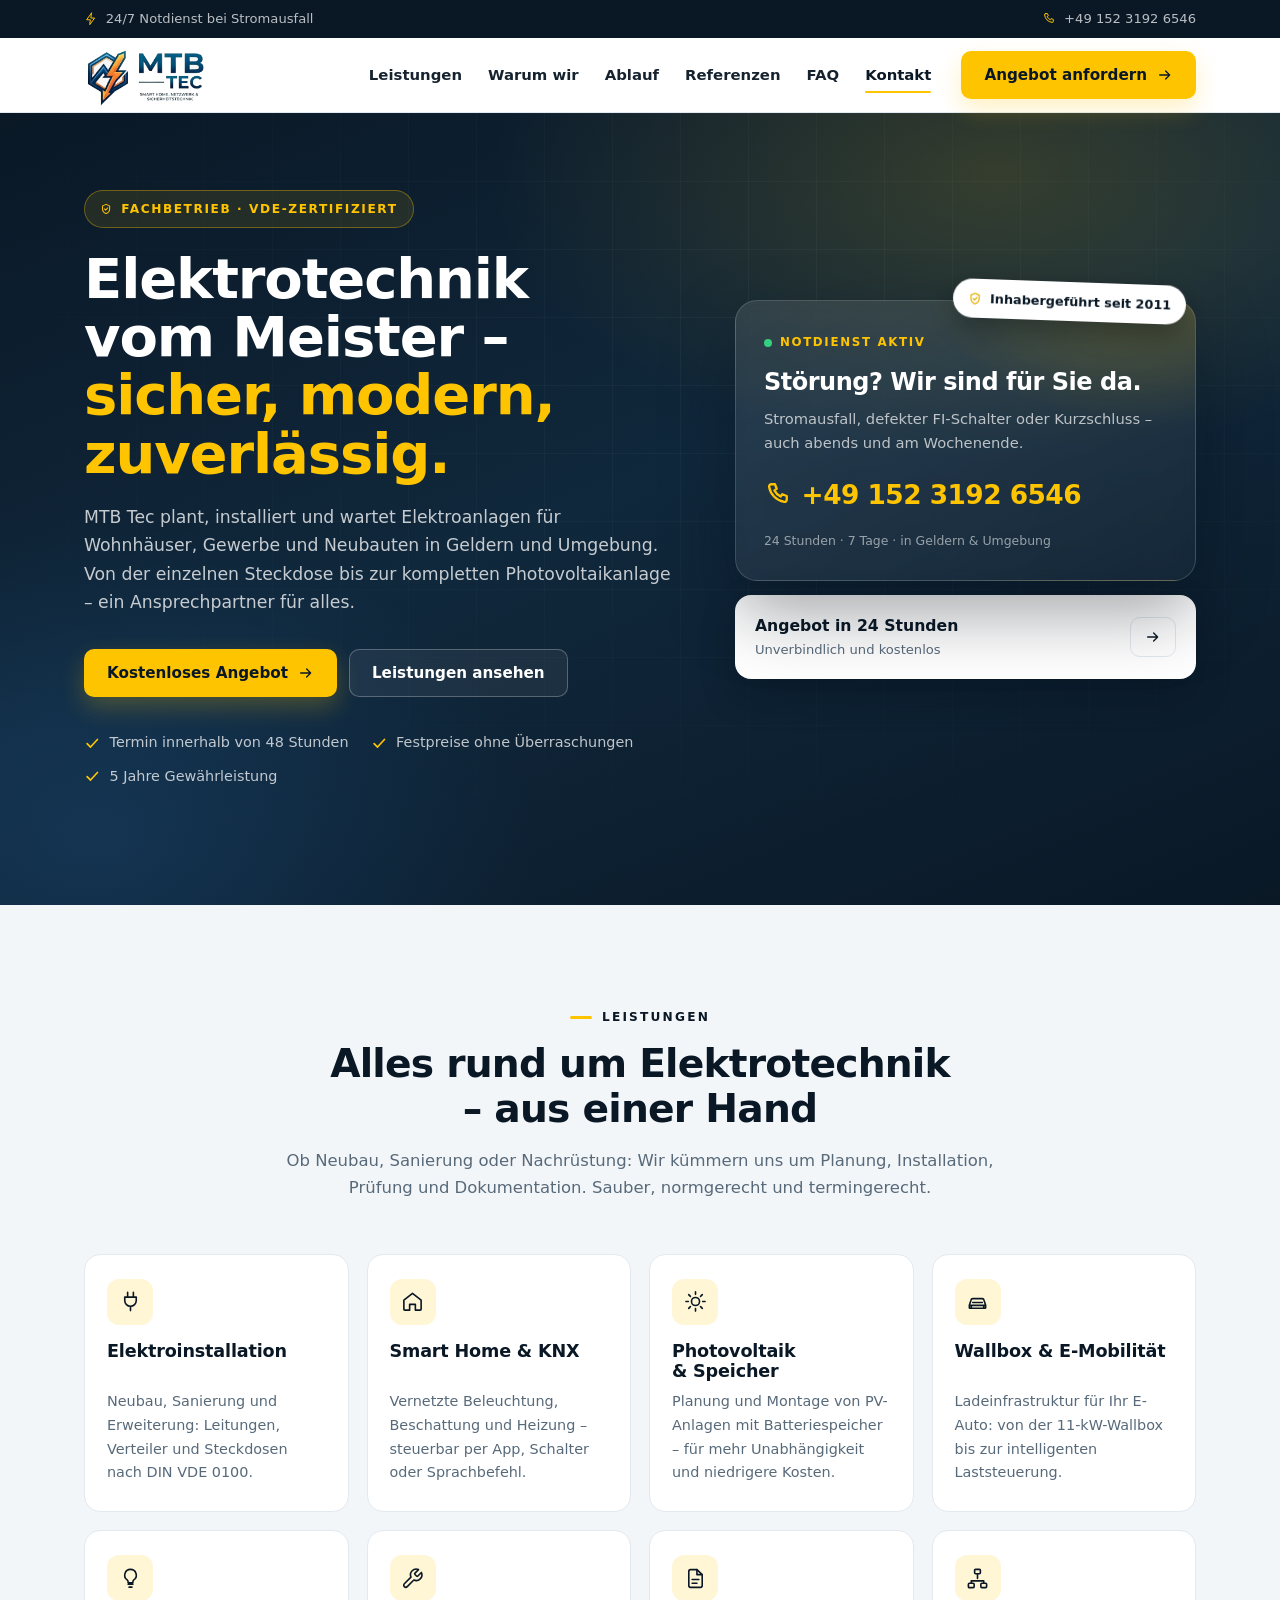
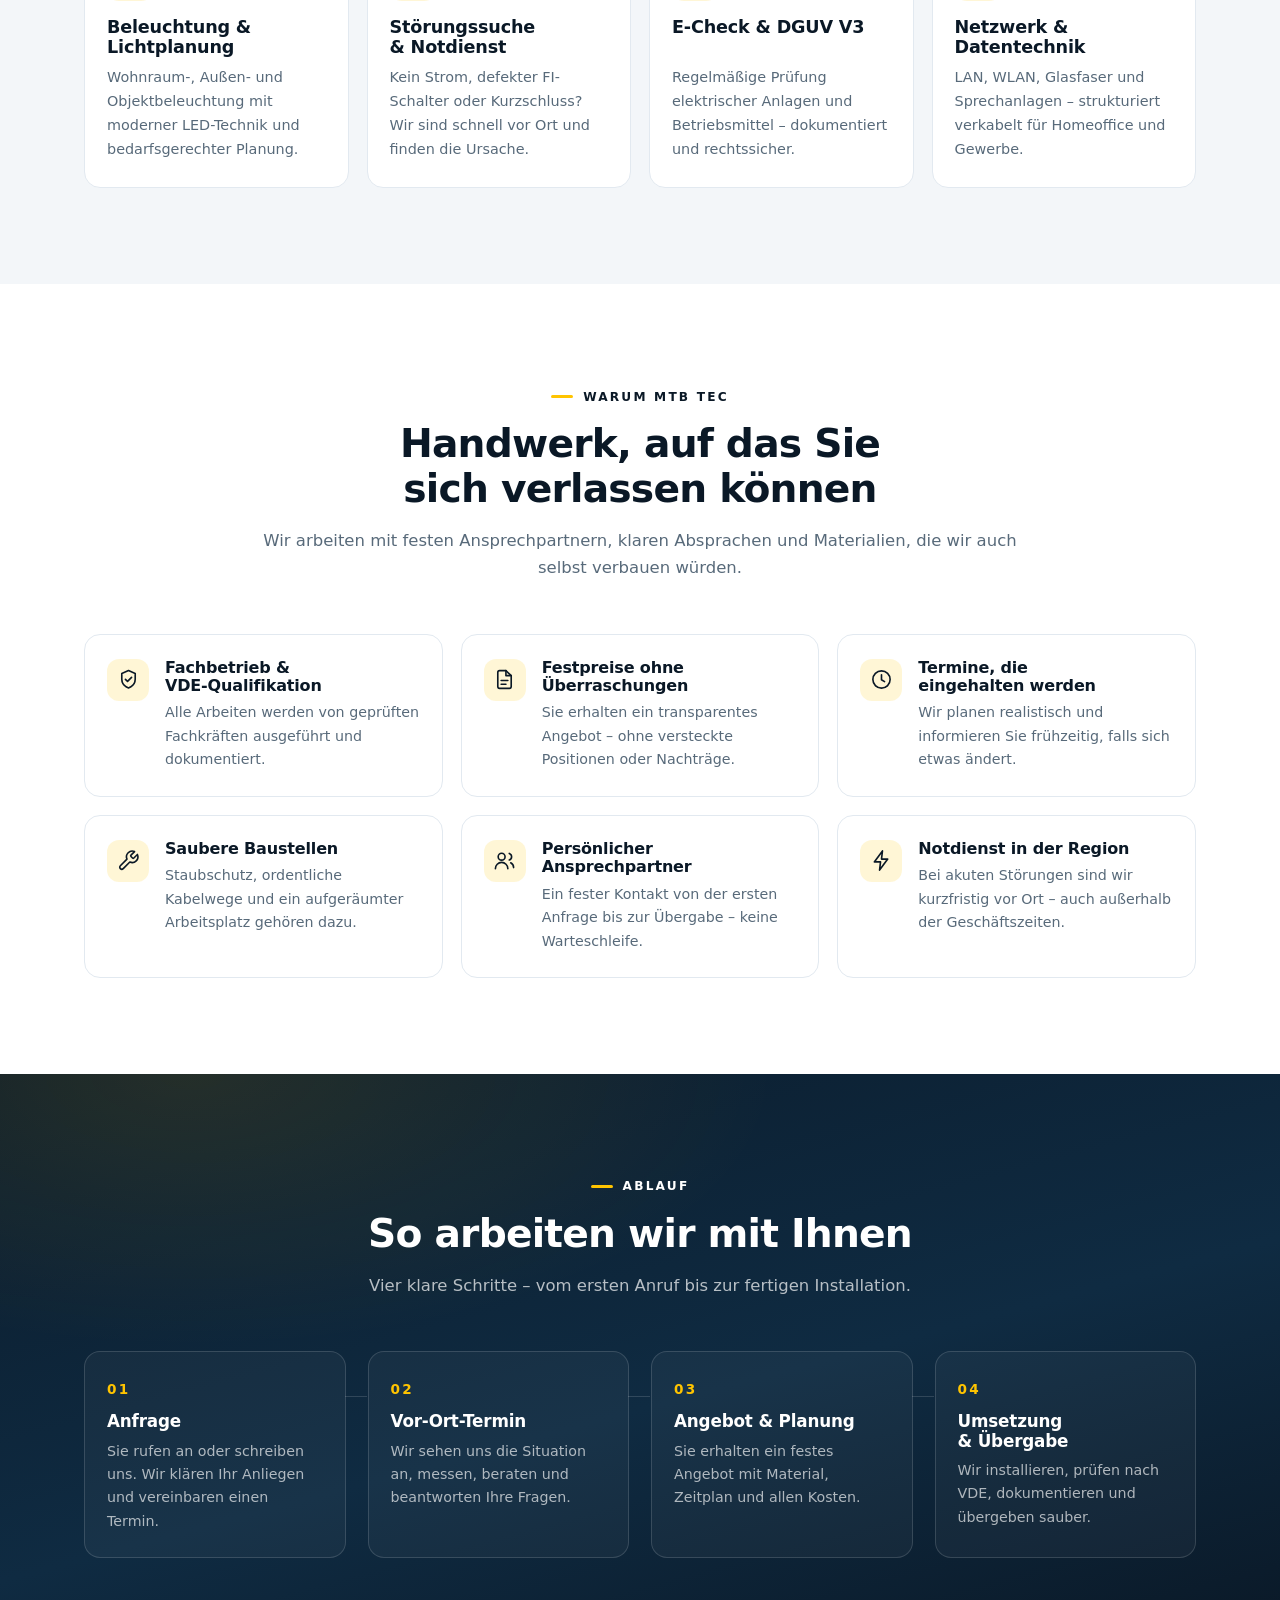
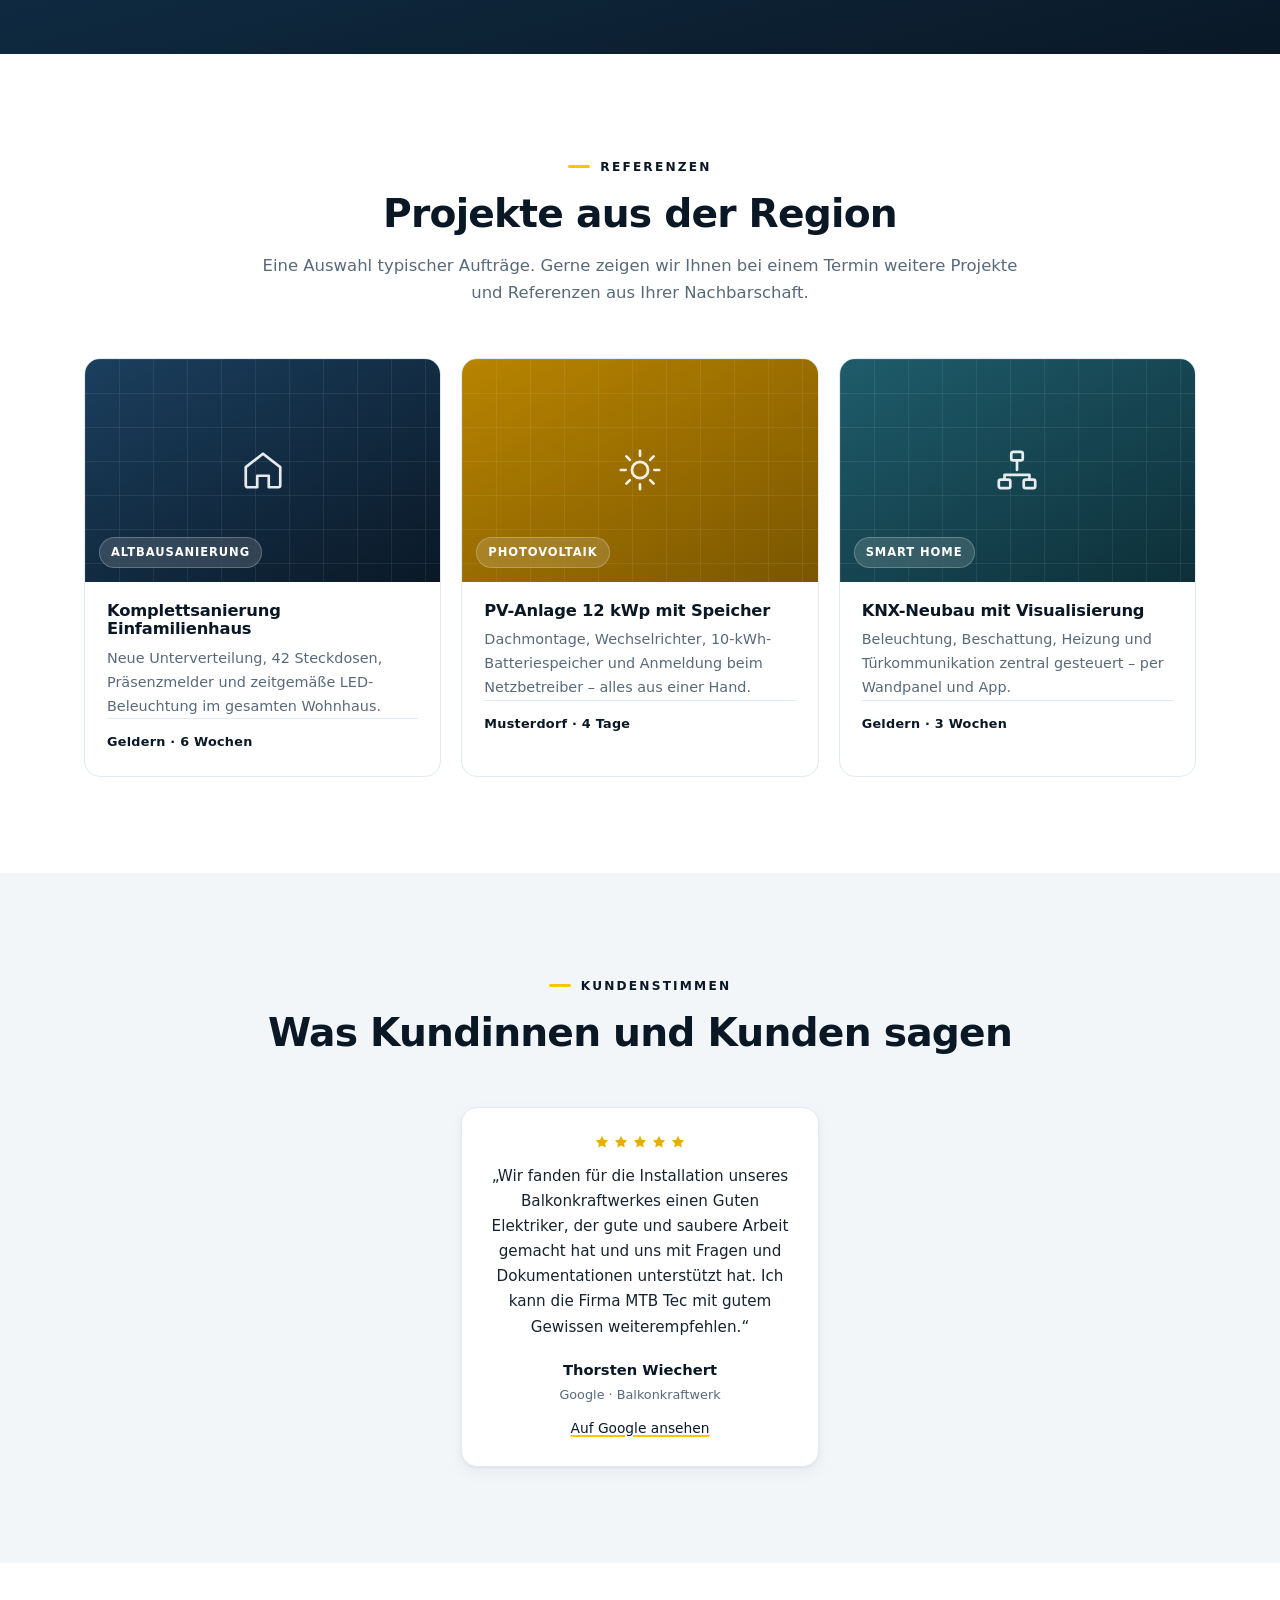
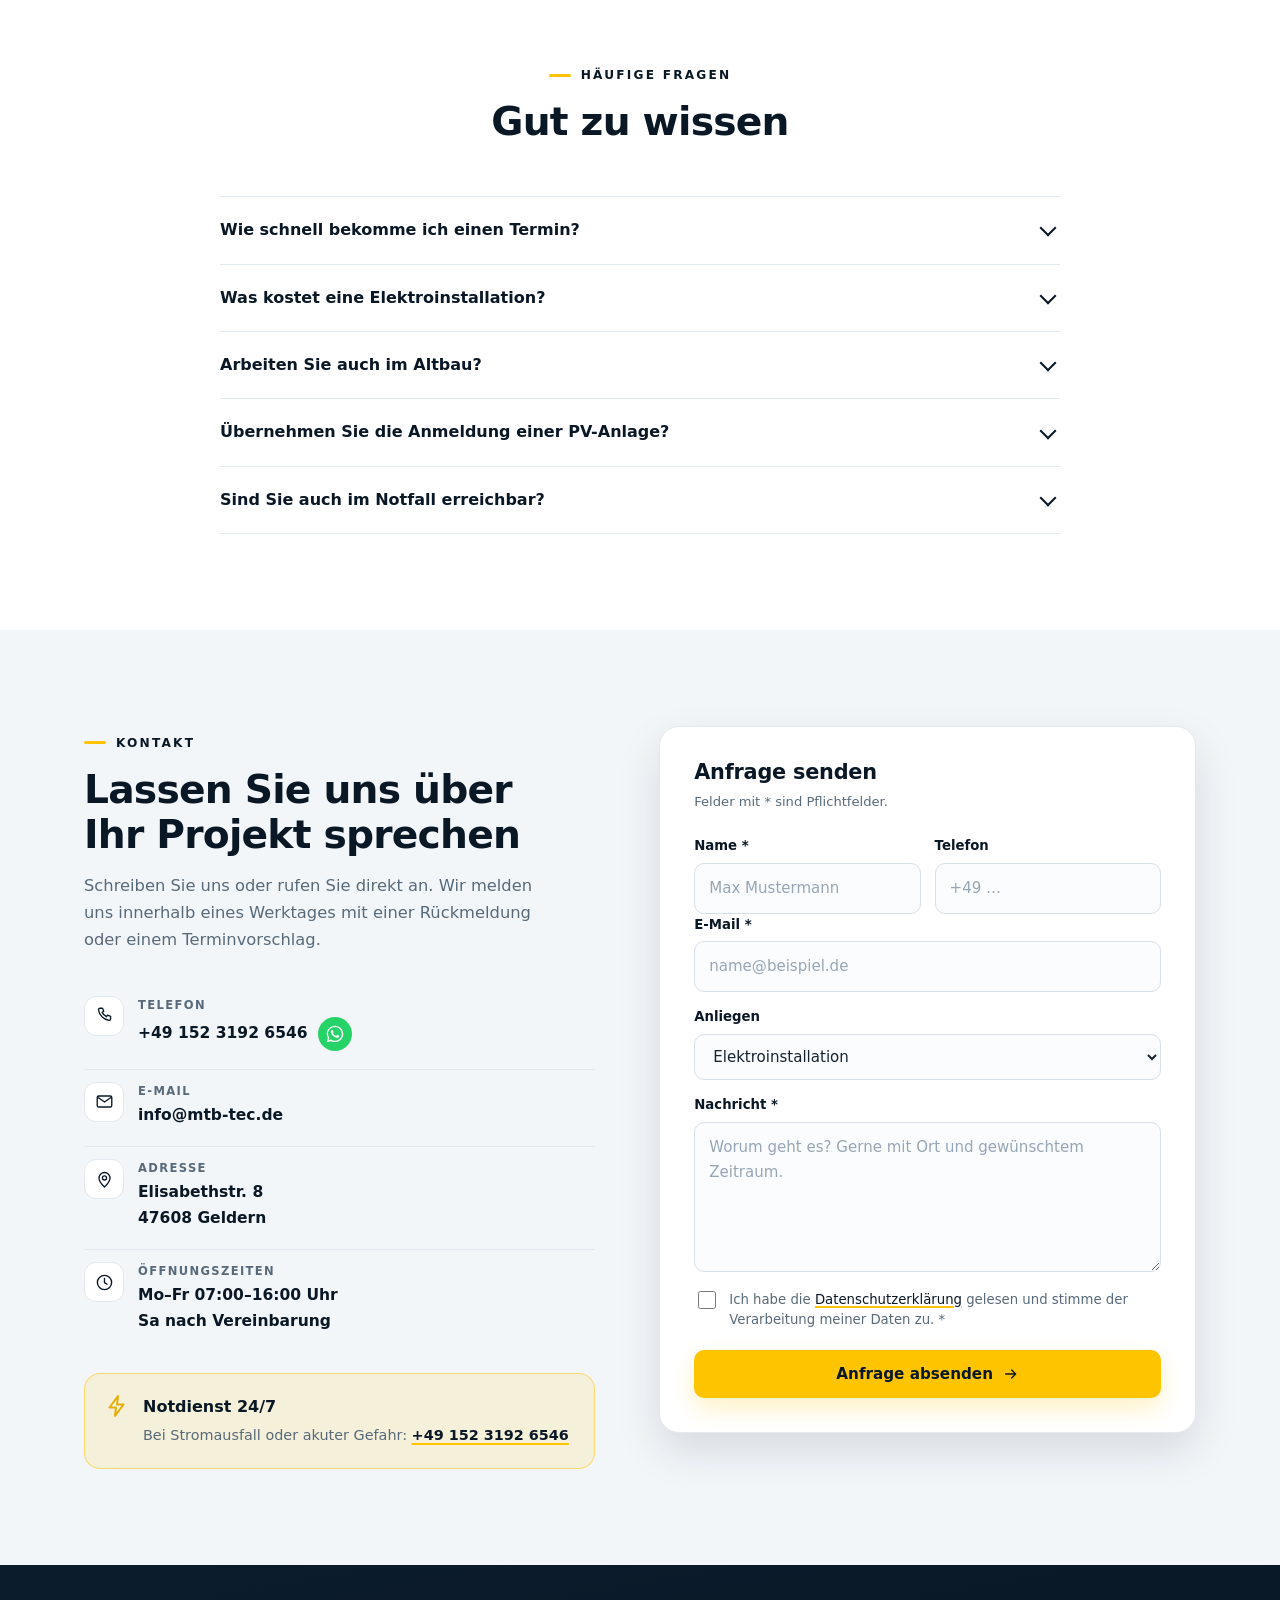
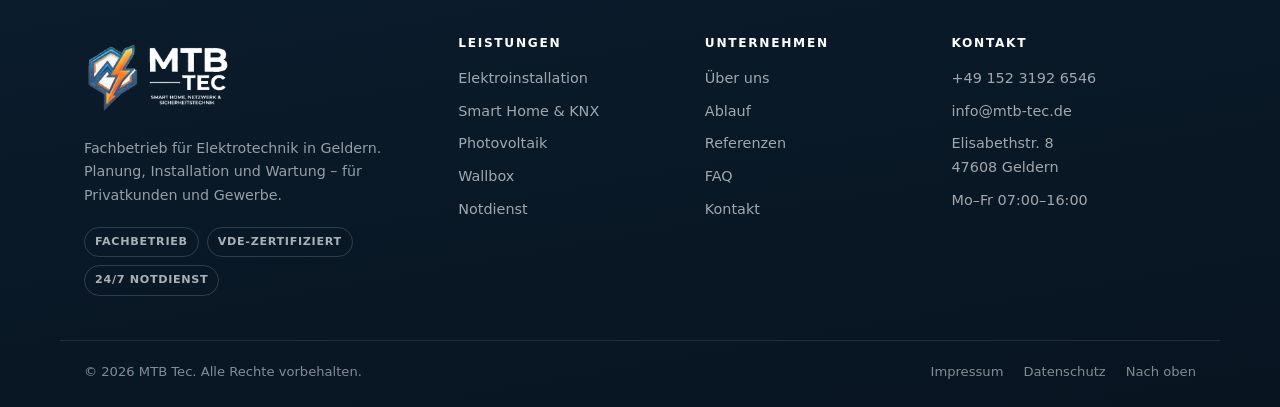
<file: index.html>
<!DOCTYPE html>
<html lang="de">
<head>
  <meta charset="utf-8">
  <meta name="viewport" content="width=device-width, initial-scale=1">
  <title>MTB Tec – Elektrotechnik in Geldern</title>
  <meta name="description" content="MTB Tec ist Ihr Fachbetrieb für Elektrotechnik in Geldern: Elektroinstallation, Smart Home, Photovoltaik, Wallbox, Beleuchtung und 24-Stunden-Notdienst.">
  <meta name="theme-color" content="#0a1826">
  <link rel="canonical" href="https://jbelascoain.github.io/mtb-tec/">

  <!-- Open Graph / Social -->
  <meta property="og:type" content="website">
  <meta property="og:locale" content="de_DE">
  <meta property="og:site_name" content="MTB Tec">
  <meta property="og:title" content="MTB Tec – Elektrotechnik in Geldern">
  <meta property="og:description" content="Elektroinstallation, Smart Home, Photovoltaik und 24h-Notdienst vom Fachbetrieb.">
  <meta property="og:url" content="https://jbelascoain.github.io/mtb-tec/">

  <link rel="icon" href="assets/img/favicon.ico" sizes="any">
  <link rel="icon" type="image/png" sizes="32x32" href="assets/img/favicon-32.png">
  <link rel="icon" type="image/png" sizes="192x192" href="assets/img/favicon-192.png">
  <link rel="apple-touch-icon" href="assets/img/apple-touch-icon.png">
  <meta property="og:image" content="https://jbelascoain.github.io/mtb-tec/assets/img/og-image.png">
  <meta property="og:image:width" content="1200">
  <meta property="og:image:height" content="630">
  <meta property="og:image:alt" content="MTB Tec – Smart Home, Netzwerk &amp; Sicherheitstechnik in Geldern">
  <meta name="twitter:card" content="summary_large_image">
  <meta name="twitter:title" content="MTB Tec – Elektrotechnik in Geldern">
  <meta name="twitter:description" content="Elektroinstallation, Smart Home, Photovoltaik und 24h-Notdienst vom Fachbetrieb.">
  <meta name="twitter:image" content="https://jbelascoain.github.io/mtb-tec/assets/img/og-image.png">
  <link rel="stylesheet" href="assets/css/styles.css">

  <!-- Nur aktiv, wenn JavaScript verfügbar ist (verhindert unsichtbare Inhalte) -->
  <script>document.documentElement.classList.add('js');</script>

  <script type="application/ld+json">
  {
    "@context": "https://schema.org",
    "@type": "Electrician",
    "name": "MTB Tec",
    "description": "Fachbetrieb für Elektrotechnik: Elektroinstallation, Smart Home, Photovoltaik, Wallbox und Notdienst.",
    "url": "https://jbelascoain.github.io/mtb-tec/",
    "image": "https://jbelascoain.github.io/mtb-tec/assets/img/og-image.png",
    "logo": "https://jbelascoain.github.io/mtb-tec/assets/img/logo.png",
    "telephone": "+4915231926546",
    "email": "info@mtb-tec.de",
    "priceRange": "€€",
    "address": {
      "@type": "PostalAddress",
      "streetAddress": "Elisabethstr. 8",
      "postalCode": "47608",
      "addressLocality": "Geldern",
      "addressCountry": "DE"
    },
    "areaServed": {
      "@type": "City",
      "name": "Geldern"
    },
    "openingHoursSpecification": [
      {
        "@type": "OpeningHoursSpecification",
        "dayOfWeek": ["Monday", "Tuesday", "Wednesday", "Thursday", "Friday"],
        "opens": "07:00",
        "closes": "16:00"
      }
    ]
  }
  </script>
</head>
<body>

  <a class="skip-link" href="#main">Zum Inhalt springen</a>

  <!-- Icon-Sprite -->
  <svg class="sprite" aria-hidden="true" focusable="false" xmlns="http://www.w3.org/2000/svg">
    <symbol id="i-bolt" viewBox="0 0 24 24"><path d="M13 2 4.5 13.5H11l-1 8.5 8.5-11.5H12l1-8.5Z"/></symbol>
    <symbol id="i-plug" viewBox="0 0 24 24"><path d="M9 2.5v5M15 2.5v5M6 7.5h12v3.5a6 6 0 0 1-6 6 6 6 0 0 1-6-6V7.5ZM12 17v4.5"/></symbol>
    <symbol id="i-home" viewBox="0 0 24 24"><path d="m3 10.5 9-7 9 7V20a1 1 0 0 1-1 1h-5v-6H9v6H4a1 1 0 0 1-1-1Z"/></symbol>
    <symbol id="i-sun" viewBox="0 0 24 24"><circle cx="12" cy="12" r="4.2"/><path d="M12 2v2.5M12 19.5V22M2 12h2.5M19.5 12H22M4.9 4.9l1.8 1.8M17.3 17.3l1.8 1.8M19.1 4.9l-1.8 1.8M6.7 17.3l-1.8 1.8"/></symbol>
    <symbol id="i-car" viewBox="0 0 24 24"><path d="M4 16h16M5.5 16v2.5M18.5 16v2.5M3.5 16l1.7-5.4A2 2 0 0 1 7.1 9h9.8a2 2 0 0 1 1.9 1.6l1.7 5.4v2.5a.5.5 0 0 1-.5.5H4a.5.5 0 0 1-.5-.5Z"/><path d="M7 13h10"/></symbol>
    <symbol id="i-bulb" viewBox="0 0 24 24"><path d="M9.5 18h5M10.5 21h3M12 2.5a6 6 0 0 1 3.5 10.9c-.6.5-1 1.2-1 2v1.1h-5v-1.1c0-.8-.4-1.5-1-2A6 6 0 0 1 12 2.5Z"/></symbol>
    <symbol id="i-tool" viewBox="0 0 24 24"><path d="M14.6 6.4a1 1 0 0 0 0 1.4l1.6 1.6a1 1 0 0 0 1.4 0l3.7-3.7a6 6 0 0 1-7.9 7.9l-6.9 6.9a2.1 2.1 0 0 1-3-3l6.9-6.9a6 6 0 0 1 7.9-7.9Z"/></symbol>
    <symbol id="i-shield" viewBox="0 0 24 24"><path d="M12 2.7 5 5.7v6c0 4.5 3 7.6 7 9.1 4-1.5 7-4.6 7-9.1v-6Z"/><path d="m8.8 11.8 2.2 2.2 4.2-4.2"/></symbol>
    <symbol id="i-network" viewBox="0 0 24 24"><rect x="9" y="2.5" width="6" height="4.5" rx="1"/><rect x="2.5" y="17" width="6" height="4.5" rx="1"/><rect x="15.5" y="17" width="6" height="4.5" rx="1"/><path d="M12 7v5M5.5 17v-2.5h13V17"/></symbol>
    <symbol id="i-phone" viewBox="0 0 24 24"><path d="M6.4 2.8h3.1l1.5 3.9-2 1.4a12.4 12.4 0 0 0 5.4 5.4l1.4-2 3.9 1.5v3.1a2 2 0 0 1-2.2 2A16.2 16.2 0 0 1 4.4 5a2 2 0 0 1 2-2.2Z"/></symbol>
    <symbol id="i-whatsapp" viewBox="0 0 24 24"><path fill-rule="evenodd" d="M12.04 2C6.58 2 2.15 6.4 2.15 11.83c0 1.74.46 3.44 1.34 4.94L2 22l5.39-1.41a10.1 10.1 0 0 0 4.65 1.14h.01c5.46 0 9.89-4.4 9.89-9.83C21.94 6.4 17.5 2 12.04 2Zm0 18.02h-.01a8.4 8.4 0 0 1-4.28-1.17l-.31-.18-3.2.84.85-3.11-.2-.32a8.2 8.2 0 0 1-1.26-4.38c0-4.54 3.72-8.23 8.3-8.23 2.22 0 4.3.86 5.87 2.42a8.18 8.18 0 0 1 2.43 5.81c0 4.54-3.72 8.32-8.19 8.32Zm4.55-6.16c-.25-.12-1.47-.72-1.7-.81-.23-.08-.39-.12-.56.13-.17.25-.64.8-.79.97-.14.17-.29.19-.54.06-.25-.12-1.05-.39-2-1.23-.74-.66-1.24-1.47-1.38-1.72-.15-.25-.02-.38.11-.5.11-.11.25-.29.37-.43.13-.14.17-.25.25-.41.08-.17.04-.31-.02-.43-.06-.12-.56-1.34-.76-1.84-.2-.48-.4-.42-.56-.42h-.48c-.17 0-.43.06-.66.31-.23.25-.87.85-.87 2.07 0 1.22.89 2.4 1.01 2.56.13.17 1.75 2.67 4.24 3.74.59.26 1.05.41 1.41.52.59.19 1.13.16 1.56.1.48-.07 1.47-.6 1.68-1.18.21-.58.21-1.07.14-1.18-.06-.1-.23-.16-.48-.28Z"/></symbol>
    <symbol id="i-mail" viewBox="0 0 24 24"><rect x="2.8" y="5" width="18.4" height="14" rx="2"/><path d="m3.4 6.6 8.6 6 8.6-6"/></symbol>
    <symbol id="i-pin" viewBox="0 0 24 24"><path d="M12 21.5s7-6.4 7-11.3A7 7 0 0 0 5 10.2c0 4.9 7 11.3 7 11.3Z"/><circle cx="12" cy="10" r="2.6"/></symbol>
    <symbol id="i-clock" viewBox="0 0 24 24"><circle cx="12" cy="12" r="9"/><path d="M12 7v5.2l3.2 2"/></symbol>
    <symbol id="i-check" viewBox="0 0 24 24"><path d="m4.5 12.5 5 5 10-11"/></symbol>
    <symbol id="i-arrow" viewBox="0 0 24 24"><path d="M4 12h15M13 6l6 6-6 6"/></symbol>
    <symbol id="i-star" viewBox="0 0 24 24"><path d="m12 2.8 2.8 5.9 6.4.9-4.7 4.5 1.2 6.3L12 17.4 6.3 20.4l1.2-6.3L2.8 9.6l6.4-.9Z"/></symbol>
    <symbol id="i-users" viewBox="0 0 24 24"><circle cx="9" cy="8" r="3.6"/><path d="M2.5 20.5a6.5 6.5 0 0 1 13 0M17 4.6a3.6 3.6 0 0 1 0 6.8M18.5 14.4a5.6 5.6 0 0 1 3 5"/></symbol>
    <symbol id="i-file" viewBox="0 0 24 24"><path d="M13.5 2.8H6.8a1.8 1.8 0 0 0-1.8 1.8v14.8a1.8 1.8 0 0 0 1.8 1.8h10.4a1.8 1.8 0 0 0 1.8-1.8V8Z"/><path d="M13.5 2.8V8H19M8.5 13h7M8.5 17h5"/></symbol>
  </svg>

  <!-- Top-Bar -->
  <div class="topbar">
    <div class="container topbar-inner">
      <span class="topbar-item">
        <svg class="icon" aria-hidden="true"><use href="#i-bolt"></use></svg>
        24/7 Notdienst bei Stromausfall
      </span>
      <a class="topbar-item topbar-link" href="tel:+4915231926546">
        <svg class="icon" aria-hidden="true"><use href="#i-phone"></use></svg>
        +49 152 3192 6546
      </a>
    </div>
  </div>

  <!-- Header -->
  <header class="site-header" id="site-header">
    <div class="container header-inner">
      <a class="logo" href="#top" aria-label="MTB Tec – zur Startseite">
        <img class="logo-img" src="assets/img/logo.png" alt="MTB Tec – Smart Home, Netzwerk &amp; Sicherheitstechnik" width="828" height="423">
      </a>

      <nav class="nav" id="nav" aria-label="Hauptnavigation">
        <ul class="nav-list">
          <li><a href="#leistungen">Leistungen</a></li>
          <li><a href="#vorteile">Warum wir</a></li>
          <li><a href="#ablauf">Ablauf</a></li>
          <li><a href="#referenzen">Referenzen</a></li>
          <li><a href="#faq">FAQ</a></li>
          <li><a href="#kontakt">Kontakt</a></li>
        </ul>
        <a class="btn btn-accent nav-cta" href="#kontakt">
          Angebot anfordern
          <svg class="icon" aria-hidden="true"><use href="#i-arrow"></use></svg>
        </a>
      </nav>

      <button class="nav-toggle" id="nav-toggle" aria-expanded="false" aria-controls="nav" aria-label="Menü öffnen">
        <span></span><span></span><span></span>
      </button>
    </div>
  </header>

  <main id="main">

    <!-- Hero -->
    <section class="hero" id="top">
      <div class="container hero-grid">
        <div class="hero-copy">
          <p class="pill">
            <svg class="icon" aria-hidden="true"><use href="#i-shield"></use></svg>
            Fachbetrieb · VDE-zertifiziert
          </p>
          <h1>Elektrotechnik vom Meister – <span class="hl">sicher, modern, zuverlässig.</span></h1>
          <p class="hero-lead">
            MTB Tec plant, installiert und wartet Elektroanlagen für Wohnhäuser, Gewerbe und Neubauten
            in Geldern und Umgebung. Von der einzelnen Steckdose bis zur kompletten
            Photovoltaikanlage – ein Ansprechpartner für alles.
          </p>

          <div class="hero-actions">
            <a class="btn btn-accent" href="#kontakt">
              Kostenloses Angebot
              <svg class="icon" aria-hidden="true"><use href="#i-arrow"></use></svg>
            </a>
            <a class="btn btn-ghost" href="#leistungen">Leistungen ansehen</a>
          </div>

          <ul class="hero-checks">
            <li><svg class="icon" aria-hidden="true"><use href="#i-check"></use></svg> Termin innerhalb von 48&nbsp;Stunden</li>
            <li><svg class="icon" aria-hidden="true"><use href="#i-check"></use></svg> Festpreise ohne Überraschungen</li>
            <li><svg class="icon" aria-hidden="true"><use href="#i-check"></use></svg> 5 Jahre Gewährleistung</li>
          </ul>
        </div>

        <div class="hero-aside">
          <div class="hero-chip">
            <svg class="icon" aria-hidden="true"><use href="#i-shield"></use></svg>
            Inhabergeführt seit 2011
          </div>

          <div class="card-emergency">
            <p class="status"><span class="dot" aria-hidden="true"></span> Notdienst aktiv</p>
            <h2>Störung? Wir sind für Sie da.</h2>
            <p class="muted-light">Stromausfall, defekter FI-Schalter oder Kurzschluss – auch abends und am Wochenende.</p>
            <a class="emergency-phone" href="tel:+4915231926546">
              <svg class="icon" aria-hidden="true"><use href="#i-phone"></use></svg>
              +49 152 3192 6546
            </a>
            <p class="tiny">24 Stunden · 7 Tage · in Geldern &amp; Umgebung</p>
          </div>

          <div class="card-quote">
            <div>
              <strong>Angebot in 24&nbsp;Stunden</strong>
              <span>Unverbindlich und kostenlos</span>
            </div>
            <a class="btn btn-outline btn-sm" href="#kontakt" aria-label="Zum Kontaktformular">
              <svg class="icon" aria-hidden="true"><use href="#i-arrow"></use></svg>
            </a>
          </div>
        </div>
      </div>
    </section>

    <!-- Zahlen -->
    <!-- div class="container">
      <div class="stats reveal">
        <div class="stat">
          <strong>15+</strong>
          <span>Jahre Erfahrung</span>
        </div>
        <div class="stat">
          <strong>850+</strong>
          <span>umgesetzte Projekte</span>
        </div>
        <div class="stat">
          <strong>4,9/5</strong>
          <span>Kundenbewertung</span>
        </div>
        <div class="stat">
          <strong>24/7</strong>
          <span>Notdienst erreichbar</span>
        </div>
      </div>
    </div -->

    <!-- Leistungen -->
    <section class="section section--soft" id="leistungen">
      <div class="container">
        <div class="section-head reveal">
          <p class="eyebrow">Leistungen</p>
          <h2>Alles rund um Elektrotechnik – aus einer Hand</h2>
          <p>
            Ob Neubau, Sanierung oder Nachrüstung: Wir kümmern uns um Planung, Installation,
            Prüfung und Dokumentation. Sauber, normgerecht und termingerecht.
          </p>
        </div>

        <div class="service-grid">
          <article class="service reveal" id="elektroinstallation">
            <span class="icon-badge"><svg class="icon" aria-hidden="true"><use href="#i-plug"></use></svg></span>
            <h3>Elektroinstallation</h3>
            <p>Neubau, Sanierung und Erweiterung: Leitungen, Verteiler und Steckdosen nach DIN&nbsp;VDE&nbsp;0100.</p>
          </article>

          <article class="service reveal" id="smart-home" style="--d:.05s">
            <span class="icon-badge"><svg class="icon" aria-hidden="true"><use href="#i-home"></use></svg></span>
            <h3>Smart Home &amp; KNX</h3>
            <p>Vernetzte Beleuchtung, Beschattung und Heizung – steuerbar per App, Schalter oder Sprachbefehl.</p>
          </article>

          <article class="service reveal" id="photovoltaik" style="--d:.1s">
            <span class="icon-badge"><svg class="icon" aria-hidden="true"><use href="#i-sun"></use></svg></span>
            <h3>Photovoltaik &amp; Speicher</h3>
            <p>Planung und Montage von PV-Anlagen mit Batteriespeicher – für mehr Unabhängigkeit und niedrigere Kosten.</p>
          </article>

          <article class="service reveal" id="wallbox" style="--d:.15s">
            <span class="icon-badge"><svg class="icon" aria-hidden="true"><use href="#i-car"></use></svg></span>
            <h3>Wallbox &amp; E-Mobilität</h3>
            <p>Ladeinfrastruktur für Ihr E-Auto: von der 11-kW-Wallbox bis zur intelligenten Laststeuerung.</p>
          </article>

          <article class="service reveal">
            <span class="icon-badge"><svg class="icon" aria-hidden="true"><use href="#i-bulb"></use></svg></span>
            <h3>Beleuchtung &amp; Lichtplanung</h3>
            <p>Wohnraum-, Außen- und Objektbeleuchtung mit moderner LED-Technik und bedarfsgerechter Planung.</p>
          </article>

          <article class="service reveal" id="notdienst" style="--d:.05s">
            <span class="icon-badge"><svg class="icon" aria-hidden="true"><use href="#i-tool"></use></svg></span>
            <h3>Störungssuche &amp; Notdienst</h3>
            <p>Kein Strom, defekter FI-Schalter oder Kurzschluss? Wir sind schnell vor Ort und finden die Ursache.</p>
          </article>

          <article class="service reveal" style="--d:.1s">
            <span class="icon-badge"><svg class="icon" aria-hidden="true"><use href="#i-file"></use></svg></span>
            <h3>E-Check &amp; DGUV V3</h3>
            <p>Regelmäßige Prüfung elektrischer Anlagen und Betriebsmittel – dokumentiert und rechtssicher.</p>
          </article>

          <article class="service reveal" style="--d:.15s">
            <span class="icon-badge"><svg class="icon" aria-hidden="true"><use href="#i-network"></use></svg></span>
            <h3>Netzwerk &amp; Datentechnik</h3>
            <p>LAN, WLAN, Glasfaser und Sprechanlagen – strukturiert verkabelt für Homeoffice und Gewerbe.</p>
          </article>
        </div>
      </div>
    </section>

    <!-- Vorteile -->
    <section class="section" id="vorteile">
      <div class="container">
        <div class="section-head reveal">
          <p class="eyebrow">Warum MTB Tec</p>
          <h2>Handwerk, auf das Sie sich verlassen können</h2>
          <p>Wir arbeiten mit festen Ansprechpartnern, klaren Absprachen und Materialien, die wir auch selbst verbauen würden.</p>
        </div>

        <div class="feature-grid">
          <div class="feature reveal">
            <span class="icon-badge"><svg class="icon" aria-hidden="true"><use href="#i-shield"></use></svg></span>
            <div>
              <h3>Fachbetrieb &amp; VDE-Qualifikation</h3>
              <p>Alle Arbeiten werden von geprüften Fachkräften ausgeführt und dokumentiert.</p>
            </div>
          </div>

          <div class="feature reveal" style="--d:.05s">
            <span class="icon-badge"><svg class="icon" aria-hidden="true"><use href="#i-file"></use></svg></span>
            <div>
              <h3>Festpreise ohne Überraschungen</h3>
              <p>Sie erhalten ein transparentes Angebot – ohne versteckte Positionen oder Nachträge.</p>
            </div>
          </div>

          <div class="feature reveal" style="--d:.1s">
            <span class="icon-badge"><svg class="icon" aria-hidden="true"><use href="#i-clock"></use></svg></span>
            <div>
              <h3>Termine, die eingehalten werden</h3>
              <p>Wir planen realistisch und informieren Sie frühzeitig, falls sich etwas ändert.</p>
            </div>
          </div>

          <div class="feature reveal" style="--d:.15s">
            <span class="icon-badge"><svg class="icon" aria-hidden="true"><use href="#i-tool"></use></svg></span>
            <div>
              <h3>Saubere Baustellen</h3>
              <p>Staubschutz, ordentliche Kabelwege und ein aufgeräumter Arbeitsplatz gehören dazu.</p>
            </div>
          </div>

          <div class="feature reveal" style="--d:.2s">
            <span class="icon-badge"><svg class="icon" aria-hidden="true"><use href="#i-users"></use></svg></span>
            <div>
              <h3>Persönlicher Ansprechpartner</h3>
              <p>Ein fester Kontakt von der ersten Anfrage bis zur Übergabe – keine Warteschleife.</p>
            </div>
          </div>

          <div class="feature reveal" style="--d:.25s">
            <span class="icon-badge"><svg class="icon" aria-hidden="true"><use href="#i-bolt"></use></svg></span>
            <div>
              <h3>Notdienst in der Region</h3>
              <p>Bei akuten Störungen sind wir kurzfristig vor Ort – auch außerhalb der Geschäftszeiten.</p>
            </div>
          </div>
        </div>
      </div>
    </section>

    <!-- Ablauf -->
    <section class="section section--ink" id="ablauf">
      <div class="container">
        <div class="section-head reveal">
          <p class="eyebrow">Ablauf</p>
          <h2>So arbeiten wir mit Ihnen</h2>
          <p>Vier klare Schritte – vom ersten Anruf bis zur fertigen Installation.</p>
        </div>

        <ol class="steps">
          <li class="step reveal">
            <span class="step-num" aria-hidden="true">01</span>
            <h3>Anfrage</h3>
            <p>Sie rufen an oder schreiben uns. Wir klären Ihr Anliegen und vereinbaren einen Termin.</p>
          </li>
          <li class="step reveal" style="--d:.08s">
            <span class="step-num" aria-hidden="true">02</span>
            <h3>Vor-Ort-Termin</h3>
            <p>Wir sehen uns die Situation an, messen, beraten und beantworten Ihre Fragen.</p>
          </li>
          <li class="step reveal" style="--d:.16s">
            <span class="step-num" aria-hidden="true">03</span>
            <h3>Angebot &amp; Planung</h3>
            <p>Sie erhalten ein festes Angebot mit Material, Zeitplan und allen Kosten.</p>
          </li>
          <li class="step reveal" style="--d:.24s">
            <span class="step-num" aria-hidden="true">04</span>
            <h3>Umsetzung &amp; Übergabe</h3>
            <p>Wir installieren, prüfen nach VDE, dokumentieren und übergeben sauber.</p>
          </li>
        </ol>
      </div>
    </section>

    <!-- Referenzen -->
    <section class="section" id="referenzen">
      <div class="container">
        <div class="section-head reveal">
          <p class="eyebrow">Referenzen</p>
          <h2>Projekte aus der Region</h2>
          <p>
            Eine Auswahl typischer Aufträge. Gerne zeigen wir Ihnen bei einem Termin weitere
            Projekte und Referenzen aus Ihrer Nachbarschaft.
          </p>
        </div>

        <div class="ref-grid">
          <article class="ref-card reveal">
            <div class="ref-thumb ref-thumb--1">
              <svg class="icon" aria-hidden="true"><use href="#i-home"></use></svg>
              <span class="ref-tag">Altbausanierung</span>
            </div>
            <div class="ref-body">
              <h3>Komplettsanierung Einfamilienhaus</h3>
              <p>Neue Unterverteilung, 42 Steckdosen, Präsenzmelder und zeitgemäße LED-Beleuchtung im gesamten Wohnhaus.</p>
              <p class="ref-meta">Geldern · 6 Wochen</p>
            </div>
          </article>

          <article class="ref-card reveal" style="--d:.08s">
            <div class="ref-thumb ref-thumb--2">
              <svg class="icon" aria-hidden="true"><use href="#i-sun"></use></svg>
              <span class="ref-tag">Photovoltaik</span>
            </div>
            <div class="ref-body">
              <h3>PV-Anlage 12 kWp mit Speicher</h3>
              <p>Dachmontage, Wechselrichter, 10-kWh-Batteriespeicher und Anmeldung beim Netzbetreiber – alles aus einer Hand.</p>
              <p class="ref-meta">Musterdorf · 4 Tage</p>
            </div>
          </article>

          <article class="ref-card reveal" style="--d:.16s">
            <div class="ref-thumb ref-thumb--3">
              <svg class="icon" aria-hidden="true"><use href="#i-network"></use></svg>
              <span class="ref-tag">Smart Home</span>
            </div>
            <div class="ref-body">
              <h3>KNX-Neubau mit Visualisierung</h3>
              <p>Beleuchtung, Beschattung, Heizung und Türkommunikation zentral gesteuert – per Wandpanel und App.</p>
              <p class="ref-meta">Geldern · 3 Wochen</p>
            </div>
          </article>
        </div>
      </div>
    </section>

    <!-- Stimmen -->
    <section class="section section--soft" id="stimmen">
      <div class="container">
        <div class="section-head reveal">
          <p class="eyebrow">Kundenstimmen</p>
          <h2>Was Kundinnen und Kunden sagen</h2>
        </div>

        <div class="quote-grid">
          <figure class="quote reveal">
            <div class="stars" aria-hidden="true">
              <svg class="icon"><use href="#i-star"></use></svg><svg class="icon"><use href="#i-star"></use></svg><svg class="icon"><use href="#i-star"></use></svg><svg class="icon"><use href="#i-star"></use></svg><svg class="icon"><use href="#i-star"></use></svg>
            </div>
            <blockquote><p>„Wir fanden für die Installation unseres Balkonkraftwerkes einen Guten Elektriker, der gute und saubere Arbeit gemacht hat und uns mit Fragen und Dokumentationen unterstützt hat. Ich kann die Firma MTB Tec mit gutem Gewissen weiterempfehlen.“</p></blockquote>
            <figcaption>
              <strong>Thorsten Wiechert</strong>
              <span>Google · Balkonkraftwerk</span>
              <a href="https://www.google.com/maps/place/MTB+Tec/@51.5165147,6.3483196,17z/data=!4m8!3m7!1s0x47c761e7f26dd47f:0xd6ac827ecd847b69!8m2!3d51.5165147!4d6.3483196!9m1!1b1!16s%2Fg%2F11zxp1mqz9?hl=de" target="_blank" rel="noopener">Auf Google ansehen</a>
            </figcaption>
            <span class="sr-only">Bewertung: 5 von 5 Sternen</span>
          </figure>
        </div>
      </div>
    </section>

    <!-- FAQ -->
    <section class="section" id="faq">
      <div class="container">
        <div class="section-head reveal">
          <p class="eyebrow">Häufige Fragen</p>
          <h2>Gut zu wissen</h2>
        </div>

        <div class="faq reveal">
          <details>
            <summary>Wie schnell bekomme ich einen Termin?</summary>
            <p>In der Regel innerhalb von 48 Stunden. Bei einer akuten Störung kommen wir im Rahmen des Notdienstes so schnell wie möglich – meist noch am selben Tag.</p>
          </details>

          <details>
            <summary>Was kostet eine Elektroinstallation?</summary>
            <p>Das hängt von Umfang und Ausstattung ab. Nach einem kostenlosen Vor-Ort-Termin erhalten Sie ein festes Angebot. Kleine Arbeiten rechnen wir nach Aufwand zu transparenten Stundensätzen ab.</p>
          </details>

          <details>
            <summary>Arbeiten Sie auch im Altbau?</summary>
            <p>Ja, Altbausanierungen sind einer unserer Schwerpunkte. Wir prüfen die vorhandene Substanz, erneuern bei Bedarf Leitungen und Zählerplatz und arbeiten möglichst staubarm.</p>
          </details>

          <details>
            <summary>Übernehmen Sie die Anmeldung einer PV-Anlage?</summary>
            <p>Ja. Wir übernehmen die Anmeldung beim Netzbetreiber und im Marktstammdatenregister sowie die Abstimmung mit dem zuständigen Messstellenbetreiber.</p>
          </details>

          <details>
            <summary>Sind Sie auch im Notfall erreichbar?</summary>
            <p>Unser Notdienst ist rund um die Uhr erreichbar. Rufen Sie einfach an – wir klären am Telefon, ob ein sofortiger Einsatz nötig ist.</p>
          </details>
        </div>
      </div>
    </section>

    <!-- Kontakt -->
    <section class="section section--soft" id="kontakt">
      <div class="container contact-grid">
        <div class="contact-info reveal">
          <p class="eyebrow">Kontakt</p>
          <h2>Lassen Sie uns über Ihr Projekt sprechen</h2>
          <p class="lead">
            Schreiben Sie uns oder rufen Sie direkt an. Wir melden uns innerhalb eines
            Werktages mit einer Rückmeldung oder einem Terminvorschlag.
          </p>

          <ul class="contact-list">
            <li>
              <span class="icon-badge"><svg class="icon" aria-hidden="true"><use href="#i-phone"></use></svg></span>
              <div>
                <span class="label">Telefon</span>
                <div class="contact-phone">
                  <a href="tel:+4915231926546">+49 152 3192 6546</a>
                  <a class="btn-wa" href="https://wa.me/4915231926546" target="_blank" rel="noopener" aria-label="Per WhatsApp schreiben">
                    <svg class="icon" aria-hidden="true"><use href="#i-whatsapp"></use></svg>
                  </a>
                </div>
              </div>
            </li>
            <li>
              <span class="icon-badge"><svg class="icon" aria-hidden="true"><use href="#i-mail"></use></svg></span>
              <div>
                <span class="label">E-Mail</span>
                <a href="mailto:info@mtb-tec.de">info@mtb-tec.de</a>
              </div>
            </li>
            <li>
              <span class="icon-badge"><svg class="icon" aria-hidden="true"><use href="#i-pin"></use></svg></span>
              <div>
                <span class="label">Adresse</span>
                <address>Elisabethstr. 8<br>47608 Geldern</address>
              </div>
            </li>
            <li>
              <span class="icon-badge"><svg class="icon" aria-hidden="true"><use href="#i-clock"></use></svg></span>
              <div>
                <span class="label">Öffnungszeiten</span>
                <p>Mo–Fr 07:00–16:00 Uhr<br>Sa nach Vereinbarung</p>
              </div>
            </li>
          </ul>

          <div class="notdienst-box">
            <svg class="icon" aria-hidden="true"><use href="#i-bolt"></use></svg>
            <div>
              <strong>Notdienst 24/7</strong>
              <p>Bei Stromausfall oder akuter Gefahr: <a href="tel:+4915231926546">+49 152 3192 6546</a></p>
            </div>
          </div>
        </div>

        <div class="contact-card reveal" style="--d:.08s">
          <h3>Anfrage senden</h3>
          <p class="form-hint">Felder mit * sind Pflichtfelder.</p>

          <form class="form" id="contact-form" action="https://form.taxi/s/FORM_CODE" method="POST">
            <!--
              Form.taxi später aktivieren – nur diese zwei Stellen ersetzen, JavaScript nicht anfassen:
              1. FORM_CODE in action durch den Code aus dem Panel ersetzen (https://form.taxi/s/…)
              2. _next auf die absolute URL von danke.html der Live-Domain setzen
              Felder: name, phone, email, topic, message, privacy, _gotcha, _subject, _lang
            -->
            <input type="hidden" name="_subject" value="Neue Anfrage über mtb-tec.de">
            <input type="hidden" name="_lang" value="de">
            <input type="hidden" name="_next" value="https://jbelascoain.github.io/mtb-tec/danke.html">
            <div class="form-row">
              <div class="field">
                <label for="name">Name *</label>
                <input id="name" name="name" type="text" autocomplete="name" required placeholder="Max Mustermann">
              </div>
              <div class="field">
                <label for="phone">Telefon</label>
                <input id="phone" name="phone" type="tel" autocomplete="tel" placeholder="+49 …">
              </div>
            </div>

            <div class="field">
              <label for="email">E-Mail *</label>
              <input id="email" name="email" type="email" autocomplete="email" required placeholder="name@beispiel.de">
            </div>

            <div class="field">
              <label for="topic">Anliegen</label>
              <select id="topic" name="topic">
                <option>Elektroinstallation</option>
                <option>Smart Home / KNX</option>
                <option>Photovoltaik &amp; Speicher</option>
                <option>Wallbox &amp; E-Mobilität</option>
                <option>Beleuchtung</option>
                <option>Störung / Notdienst</option>
                <option>Prüfung (E-Check / DGUV V3)</option>
                <option>Sonstiges</option>
              </select>
            </div>

            <div class="field">
              <label for="message">Nachricht *</label>
              <textarea id="message" name="message" rows="5" required placeholder="Worum geht es? Gerne mit Ort und gewünschtem Zeitraum."></textarea>
            </div>

            <!-- Spam-Falle: für Menschen unsichtbar -->
            <div class="hp" aria-hidden="true">
              <label for="_gotcha">Bitte nicht ausfüllen</label>
              <input id="_gotcha" name="_gotcha" type="text" tabindex="-1" autocomplete="off">
            </div>

            <label class="check">
              <input type="checkbox" name="privacy" required>
              <span>Ich habe die <a href="datenschutz.html">Datenschutzerklärung</a> gelesen und stimme der Verarbeitung meiner Daten zu. *</span>
            </label>

            <button class="btn btn-accent btn-block" type="submit">
              Anfrage absenden
              <svg class="icon" aria-hidden="true"><use href="#i-arrow"></use></svg>
            </button>

            <p class="form-status" id="form-status" role="status" aria-live="polite"></p>
          </form>
        </div>
      </div>
    </section>
  </main>

  <!-- Footer -->
  <footer class="site-footer">
    <div class="container footer-grid">
      <div class="footer-brand">
        <a class="logo logo--light" href="#top" aria-label="MTB Tec – zur Startseite">
          <img class="logo-img logo-img--footer" src="assets/img/logo-dark.png" alt="MTB Tec – Smart Home, Netzwerk &amp; Sicherheitstechnik" width="828" height="423">
        </a>
        <p>
          Fachbetrieb für Elektrotechnik in Geldern. Planung, Installation und
          Wartung – für Privatkunden und Gewerbe.
        </p>
        <ul class="footer-badges">
          <li>Fachbetrieb</li>
          <li>VDE-zertifiziert</li>
          <li>24/7 Notdienst</li>
        </ul>
      </div>

      <nav class="footer-col" aria-label="Leistungen">
        <h4>Leistungen</h4>
        <ul>
          <li><a href="#elektroinstallation">Elektroinstallation</a></li>
          <li><a href="#smart-home">Smart Home &amp; KNX</a></li>
          <li><a href="#photovoltaik">Photovoltaik</a></li>
          <li><a href="#wallbox">Wallbox</a></li>
          <li><a href="#notdienst">Notdienst</a></li>
        </ul>
      </nav>

      <nav class="footer-col" aria-label="Unternehmen">
        <h4>Unternehmen</h4>
        <ul>
          <li><a href="#vorteile">Über uns</a></li>
          <li><a href="#ablauf">Ablauf</a></li>
          <li><a href="#referenzen">Referenzen</a></li>
          <li><a href="#faq">FAQ</a></li>
          <li><a href="#kontakt">Kontakt</a></li>
        </ul>
      </nav>

      <div class="footer-col">
        <h4>Kontakt</h4>
        <ul class="footer-contact">
          <li><a href="tel:+4915231926546">+49 152 3192 6546</a></li>
          <li><a href="mailto:info@mtb-tec.de">info@mtb-tec.de</a></li>
          <li>Elisabethstr. 8<br>47608 Geldern</li>
          <li>Mo–Fr 07:00–16:00</li>
        </ul>
      </div>
    </div>

    <div class="container footer-bottom">
      <p>© <span id="year">2026</span> MTB Tec. Alle Rechte vorbehalten.</p>
      <ul>
        <li><a href="impressum.html">Impressum</a></li>
        <li><a href="datenschutz.html">Datenschutz</a></li>
        <li><a href="#top">Nach oben</a></li>
      </ul>
    </div>
  </footer>

  <a class="btn-wa btn-wa--float" href="https://wa.me/4915231926546" target="_blank" rel="noopener" aria-label="Per WhatsApp schreiben">
    <svg class="icon" aria-hidden="true"><use href="#i-whatsapp"></use></svg>
  </a>

  <!-- Mobile Schnellkontakt -->
  <div class="mobile-cta" aria-label="Schnellkontakt">
    <a class="btn btn-outline" href="tel:+4915231926546">
      <svg class="icon" aria-hidden="true"><use href="#i-phone"></use></svg>
      Anrufen
    </a>
    <a class="btn btn-accent" href="#kontakt">
      Angebot
      <svg class="icon" aria-hidden="true"><use href="#i-arrow"></use></svg>
    </a>
  </div>

  <script src="assets/js/main.js" defer></script>
</body>
</html>
</file>
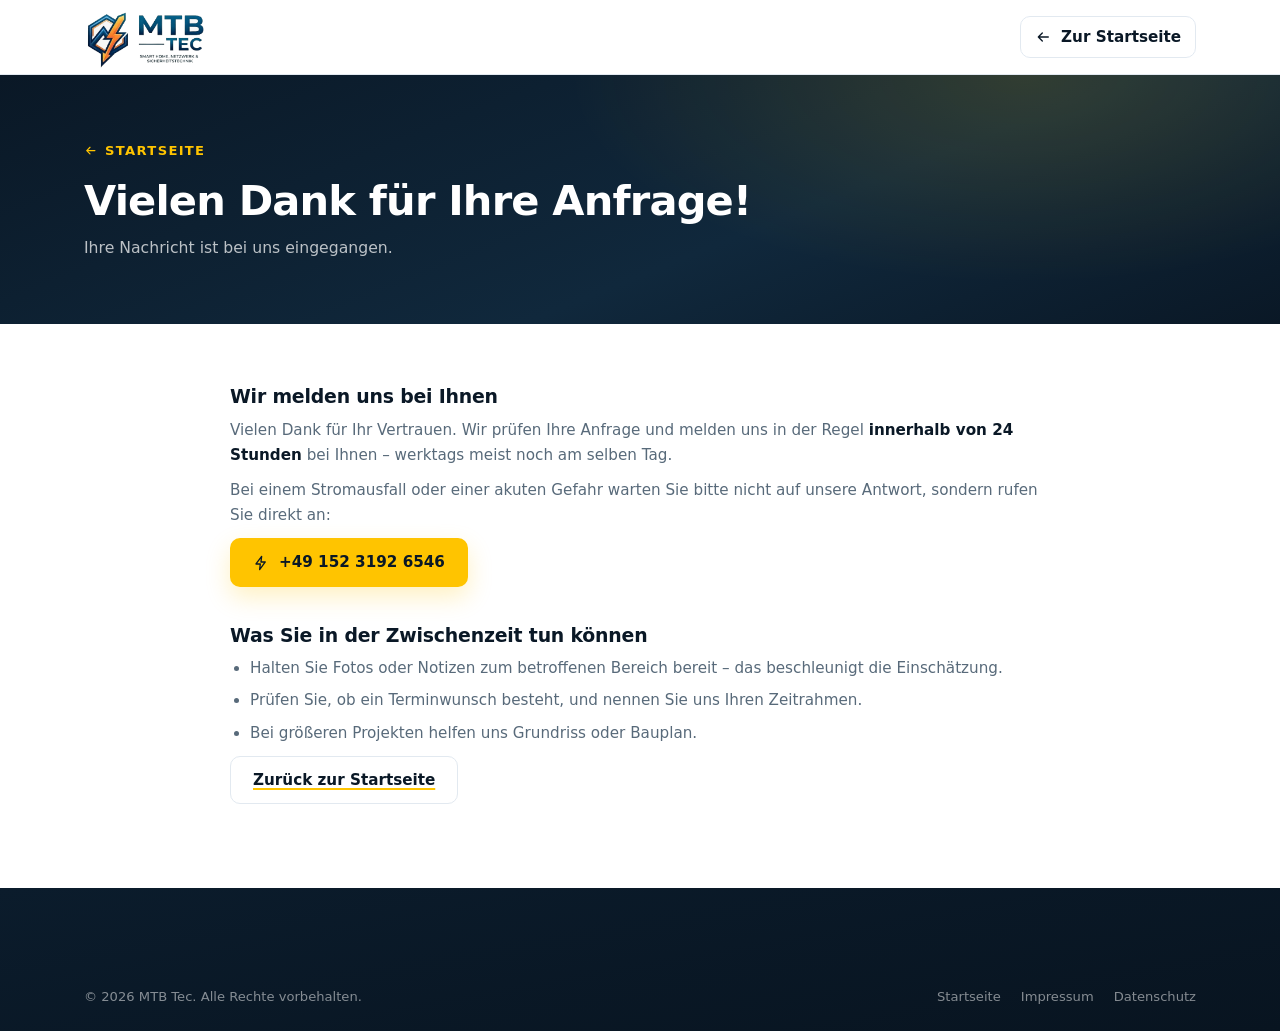
<file: danke.html>
<!DOCTYPE html>
<html lang="de">
<head>
  <meta charset="utf-8">
  <meta name="viewport" content="width=device-width, initial-scale=1">
  <title>Vielen Dank – MTB Tec</title>
  <meta name="description" content="Ihre Anfrage wurde erfolgreich übermittelt. MTB Tec meldet sich in der Regel innerhalb von 24 Stunden.">
  <meta name="robots" content="noindex, follow">
  <meta name="theme-color" content="#0a1826">
  <link rel="icon" href="assets/img/favicon.ico" sizes="any">
  <link rel="icon" type="image/png" sizes="32x32" href="assets/img/favicon-32.png">
  <link rel="apple-touch-icon" href="assets/img/apple-touch-icon.png">
  <link rel="stylesheet" href="assets/css/styles.css">
</head>
<body>

  <a class="skip-link" href="#main">Zum Inhalt springen</a>

  <svg class="sprite" aria-hidden="true" focusable="false" xmlns="http://www.w3.org/2000/svg">
    <symbol id="i-bolt" viewBox="0 0 24 24"><path d="M13 2 4.5 13.5H11l-1 8.5 8.5-11.5H12l1-8.5Z"/></symbol>
    <symbol id="i-arrow" viewBox="0 0 24 24"><path d="M4 12h15M13 6l6 6-6 6"/></symbol>
  </svg>

  <header class="site-header">
    <div class="container header-inner">
      <a class="logo" href="index.html" aria-label="MTB Tec – zur Startseite">
        <img class="logo-img" src="assets/img/logo.png" alt="MTB Tec" width="828" height="423">
      </a>
      <a class="btn btn-outline btn-sm" href="index.html">
        <svg class="icon" aria-hidden="true" style="transform:rotate(180deg)"><use href="#i-arrow"></use></svg>
        Zur Startseite
      </a>
    </div>
  </header>

  <main id="main">
    <div class="page-head">
      <div class="container">
        <a class="back" href="index.html">
          <svg class="icon" aria-hidden="true"><use href="#i-arrow"></use></svg>
          Startseite
        </a>
        <h1>Vielen Dank für Ihre Anfrage!</h1>
        <p>Ihre Nachricht ist bei uns eingegangen.</p>
      </div>
    </div>

    <div class="container">
      <div class="legal">

        <h2>Wir melden uns bei Ihnen</h2>
        <p>
          Vielen Dank für Ihr Vertrauen. Wir prüfen Ihre Anfrage und melden uns
          in der Regel <strong>innerhalb von 24 Stunden</strong> bei Ihnen – werktags
          meist noch am selben Tag.
        </p>
        <p>
          Bei einem Stromausfall oder einer akuten Gefahr warten Sie bitte nicht auf
          unsere Antwort, sondern rufen Sie direkt an:
        </p>
        <p>
          <a class="btn btn-accent" href="tel:+4915231926546">
            <svg class="icon" aria-hidden="true"><use href="#i-bolt"></use></svg>
            +49 152 3192 6546
          </a>
        </p>

        <h2>Was Sie in der Zwischenzeit tun können</h2>
        <ul>
          <li>Halten Sie Fotos oder Notizen zum betroffenen Bereich bereit – das beschleunigt die Einschätzung.</li>
          <li>Prüfen Sie, ob ein Terminwunsch besteht, und nennen Sie uns Ihren Zeitrahmen.</li>
          <li>Bei größeren Projekten helfen uns Grundriss oder Bauplan.</li>
        </ul>

        <p>
          <a class="btn btn-outline" href="index.html">Zurück zur Startseite</a>
        </p>

      </div>
    </div>
  </main>

  <footer class="site-footer">
    <div class="container footer-bottom" style="border-top:0;padding-top:26px">
      <p>© <span id="year">2026</span> MTB Tec. Alle Rechte vorbehalten.</p>
      <ul>
        <li><a href="index.html">Startseite</a></li>
        <li><a href="impressum.html">Impressum</a></li>
        <li><a href="datenschutz.html">Datenschutz</a></li>
      </ul>
    </div>
  </footer>

  <script>document.getElementById('year').textContent = new Date().getFullYear();</script>
</body>
</html>
</file>
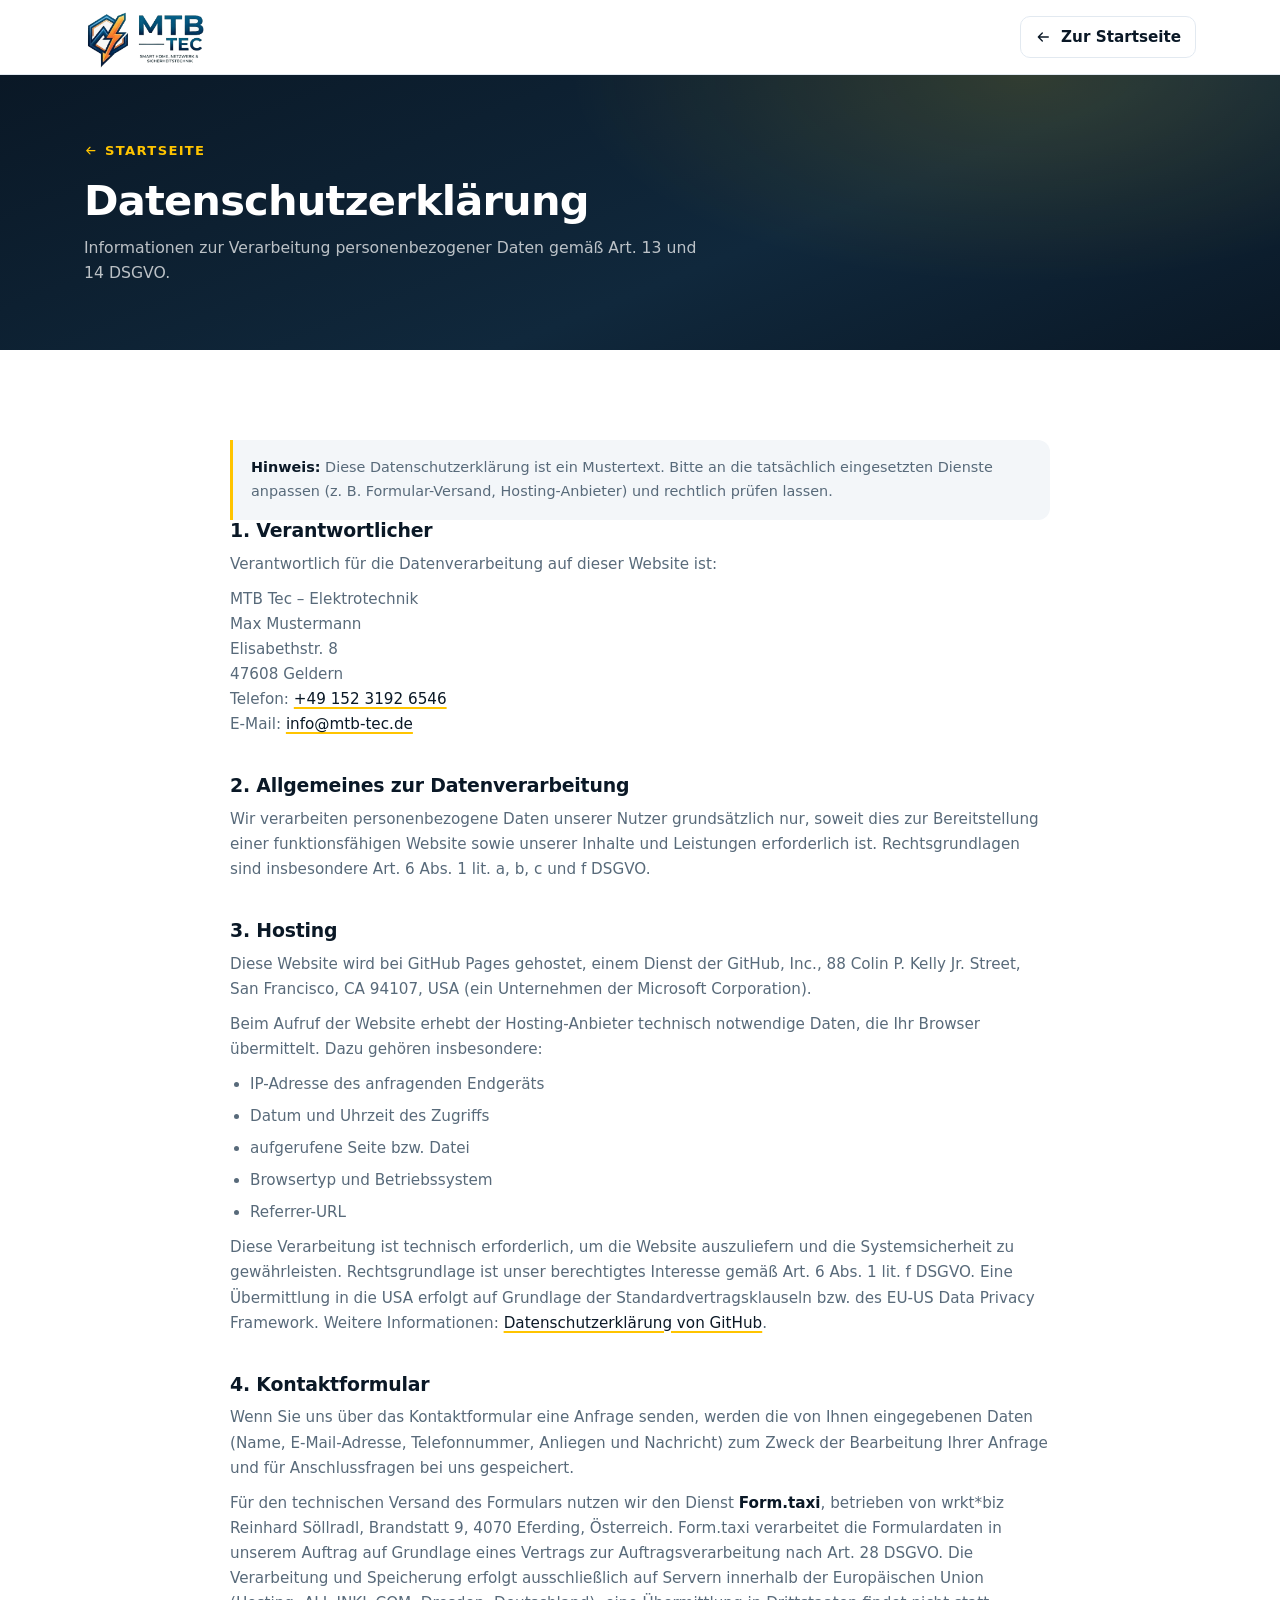
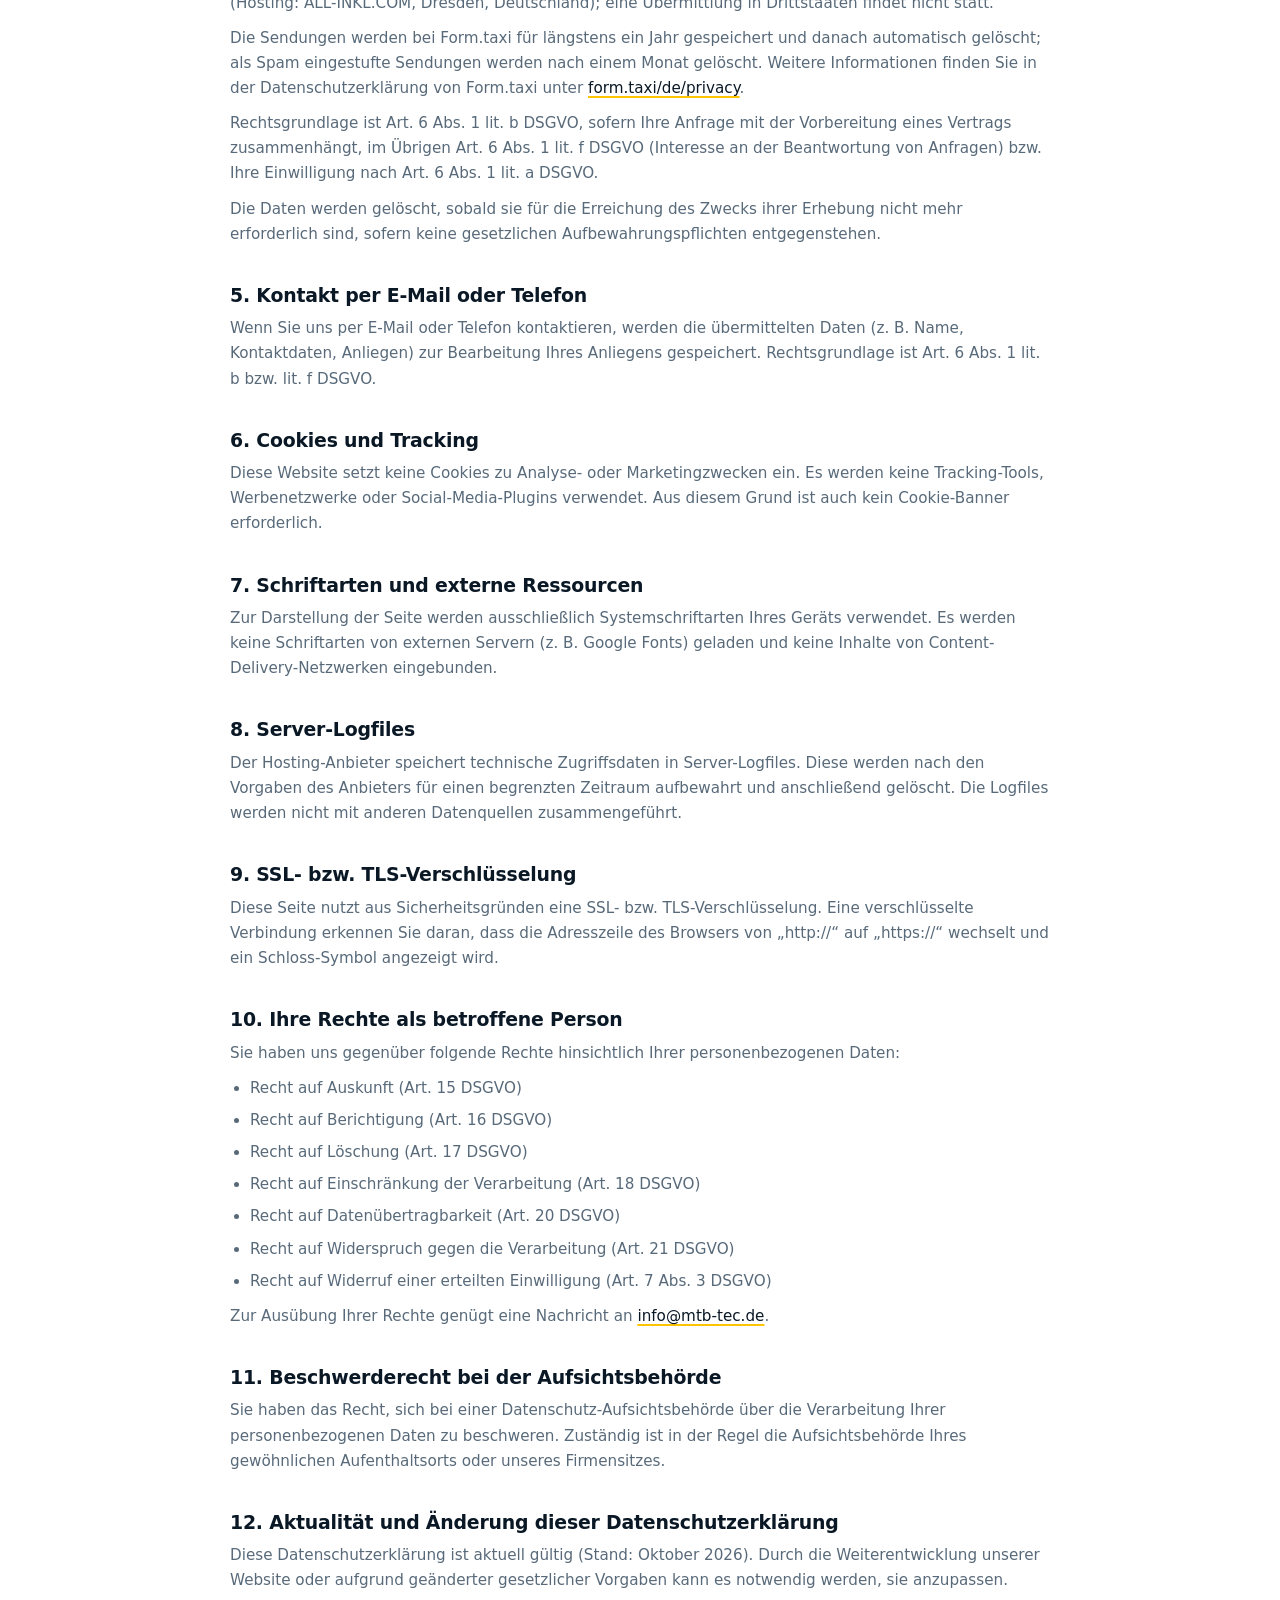
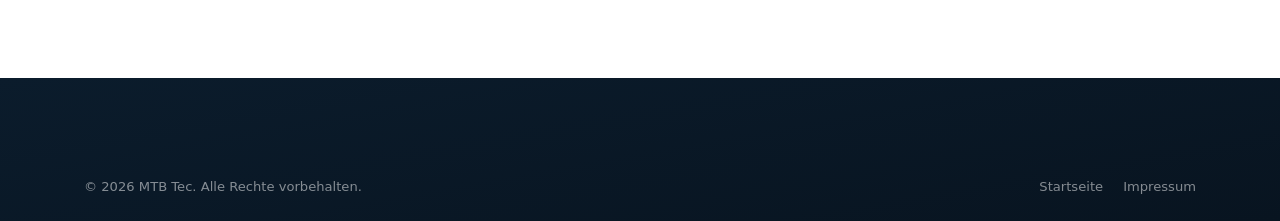
<file: datenschutz.html>
<!DOCTYPE html>
<html lang="de">
<head>
  <meta charset="utf-8">
  <meta name="viewport" content="width=device-width, initial-scale=1">
  <title>Datenschutzerklärung – MTB Tec</title>
  <meta name="description" content="Informationen zur Verarbeitung personenbezogener Daten auf der Website von MTB Tec gemäß DSGVO.">
  <meta name="robots" content="noindex, follow">
  <meta name="theme-color" content="#0a1826">
  <link rel="icon" href="assets/img/favicon.ico" sizes="any">
  <link rel="icon" type="image/png" sizes="32x32" href="assets/img/favicon-32.png">
  <link rel="apple-touch-icon" href="assets/img/apple-touch-icon.png">
  <link rel="stylesheet" href="assets/css/styles.css">
</head>
<body>

  <a class="skip-link" href="#main">Zum Inhalt springen</a>

  <svg class="sprite" aria-hidden="true" focusable="false" xmlns="http://www.w3.org/2000/svg">
    <symbol id="i-bolt" viewBox="0 0 24 24"><path d="M13 2 4.5 13.5H11l-1 8.5 8.5-11.5H12l1-8.5Z"/></symbol>
    <symbol id="i-arrow" viewBox="0 0 24 24"><path d="M4 12h15M13 6l6 6-6 6"/></symbol>
  </svg>

  <header class="site-header">
    <div class="container header-inner">
      <a class="logo" href="index.html" aria-label="MTB Tec – zur Startseite">
        <img class="logo-img" src="assets/img/logo.png" alt="MTB Tec" width="828" height="423">
      </a>
      <a class="btn btn-outline btn-sm" href="index.html">
        <svg class="icon" aria-hidden="true" style="transform:rotate(180deg)"><use href="#i-arrow"></use></svg>
        Zur Startseite
      </a>
    </div>
  </header>

  <main id="main">
    <div class="page-head">
      <div class="container">
        <a class="back" href="index.html">
          <svg class="icon" aria-hidden="true"><use href="#i-arrow"></use></svg>
          Startseite
        </a>
        <h1>Datenschutzerklärung</h1>
        <p>Informationen zur Verarbeitung personenbezogener Daten gemäß Art. 13 und 14 DSGVO.</p>
      </div>
    </div>

    <div class="container">
      <div class="legal">

        <div class="note">
          <strong>Hinweis:</strong> Diese Datenschutzerklärung ist ein Mustertext. Bitte an die
          tatsächlich eingesetzten Dienste anpassen (z.&nbsp;B. Formular-Versand, Hosting-Anbieter)
          und rechtlich prüfen lassen.
        </div>

        <h2>1. Verantwortlicher</h2>
        <p>Verantwortlich für die Datenverarbeitung auf dieser Website ist:</p>
        <address>
          MTB Tec – Elektrotechnik<br>
          Max Mustermann<br>
          Elisabethstr. 8<br>
          47608 Geldern<br>
          Telefon: <a href="tel:+4915231926546">+49 152 3192 6546</a><br>
          E-Mail: <a href="mailto:info@mtb-tec.de">info@mtb-tec.de</a>
        </address>

        <h2>2. Allgemeines zur Datenverarbeitung</h2>
        <p>
          Wir verarbeiten personenbezogene Daten unserer Nutzer grundsätzlich nur, soweit dies zur
          Bereitstellung einer funktionsfähigen Website sowie unserer Inhalte und Leistungen
          erforderlich ist. Rechtsgrundlagen sind insbesondere Art. 6 Abs. 1 lit. a, b, c und f DSGVO.
        </p>

        <h2>3. Hosting</h2>
        <p>
          Diese Website wird bei GitHub Pages gehostet, einem Dienst der GitHub, Inc., 88 Colin P.
          Kelly Jr. Street, San Francisco, CA 94107, USA (ein Unternehmen der Microsoft Corporation).
        </p>
        <p>
          Beim Aufruf der Website erhebt der Hosting-Anbieter technisch notwendige Daten, die Ihr
          Browser übermittelt. Dazu gehören insbesondere:
        </p>
        <ul>
          <li>IP-Adresse des anfragenden Endgeräts</li>
          <li>Datum und Uhrzeit des Zugriffs</li>
          <li>aufgerufene Seite bzw. Datei</li>
          <li>Browsertyp und Betriebssystem</li>
          <li>Referrer-URL</li>
        </ul>
        <p>
          Diese Verarbeitung ist technisch erforderlich, um die Website auszuliefern und die
          Systemsicherheit zu gewährleisten. Rechtsgrundlage ist unser berechtigtes Interesse gemäß
          Art. 6 Abs. 1 lit. f DSGVO. Eine Übermittlung in die USA erfolgt auf Grundlage der
          Standardvertragsklauseln bzw. des EU-US Data Privacy Framework. Weitere Informationen:
          <a href="https://docs.github.com/de/site-policy/privacy-policies/github-privacy-statement" rel="noopener">Datenschutzerklärung von GitHub</a>.
        </p>

        <h2>4. Kontaktformular</h2>
        <p>
          Wenn Sie uns über das Kontaktformular eine Anfrage senden, werden die von Ihnen eingegebenen
          Daten (Name, E-Mail-Adresse, Telefonnummer, Anliegen und Nachricht) zum Zweck der Bearbeitung
          Ihrer Anfrage und für Anschlussfragen bei uns gespeichert.
        </p>
        <p>
          Für den technischen Versand des Formulars nutzen wir den Dienst <strong>Form.taxi</strong>,
          betrieben von wrkt*biz Reinhard Söllradl, Brandstatt 9, 4070 Eferding, Österreich.
          Form.taxi verarbeitet die Formulardaten in unserem Auftrag auf Grundlage eines Vertrags
          zur Auftragsverarbeitung nach Art. 28 DSGVO. Die Verarbeitung und Speicherung erfolgt
          ausschließlich auf Servern innerhalb der Europäischen Union (Hosting: ALL-INKL.COM,
          Dresden, Deutschland); eine Übermittlung in Drittstaaten findet nicht statt.
        </p>
        <p>
          Die Sendungen werden bei Form.taxi für längstens ein Jahr gespeichert und danach
          automatisch gelöscht; als Spam eingestufte Sendungen werden nach einem Monat gelöscht.
          Weitere Informationen finden Sie in der Datenschutzerklärung von Form.taxi unter
          <a href="https://form.taxi/de/privacy" rel="noopener" target="_blank">form.taxi/de/privacy</a>.
        </p>
        <p>
          Rechtsgrundlage ist Art. 6 Abs. 1 lit. b DSGVO, sofern Ihre Anfrage mit der Vorbereitung
          eines Vertrags zusammenhängt, im Übrigen Art. 6 Abs. 1 lit. f DSGVO (Interesse an der
          Beantwortung von Anfragen) bzw. Ihre Einwilligung nach Art. 6 Abs. 1 lit. a DSGVO.
        </p>
        <p>
          Die Daten werden gelöscht, sobald sie für die Erreichung des Zwecks ihrer Erhebung nicht
          mehr erforderlich sind, sofern keine gesetzlichen Aufbewahrungspflichten entgegenstehen.
        </p>

        <h2>5. Kontakt per E-Mail oder Telefon</h2>
        <p>
          Wenn Sie uns per E-Mail oder Telefon kontaktieren, werden die übermittelten Daten
          (z.&nbsp;B. Name, Kontaktdaten, Anliegen) zur Bearbeitung Ihres Anliegens gespeichert.
          Rechtsgrundlage ist Art. 6 Abs. 1 lit. b bzw. lit. f DSGVO.
        </p>

        <h2>6. Cookies und Tracking</h2>
        <p>
          Diese Website setzt keine Cookies zu Analyse- oder Marketingzwecken ein. Es werden keine
          Tracking-Tools, Werbenetzwerke oder Social-Media-Plugins verwendet. Aus diesem Grund ist
          auch kein Cookie-Banner erforderlich.
        </p>

        <h2>7. Schriftarten und externe Ressourcen</h2>
        <p>
          Zur Darstellung der Seite werden ausschließlich Systemschriftarten Ihres Geräts verwendet.
          Es werden keine Schriftarten von externen Servern (z.&nbsp;B. Google Fonts) geladen und keine
          Inhalte von Content-Delivery-Netzwerken eingebunden.
        </p>

        <h2>8. Server-Logfiles</h2>
        <p>
          Der Hosting-Anbieter speichert technische Zugriffsdaten in Server-Logfiles. Diese werden
          nach den Vorgaben des Anbieters für einen begrenzten Zeitraum aufbewahrt und anschließend
          gelöscht. Die Logfiles werden nicht mit anderen Datenquellen zusammengeführt.
        </p>

        <h2>9. SSL- bzw. TLS-Verschlüsselung</h2>
        <p>
          Diese Seite nutzt aus Sicherheitsgründen eine SSL- bzw. TLS-Verschlüsselung. Eine
          verschlüsselte Verbindung erkennen Sie daran, dass die Adresszeile des Browsers von
          „http://“ auf „https://“ wechselt und ein Schloss-Symbol angezeigt wird.
        </p>

        <h2>10. Ihre Rechte als betroffene Person</h2>
        <p>Sie haben uns gegenüber folgende Rechte hinsichtlich Ihrer personenbezogenen Daten:</p>
        <ul>
          <li>Recht auf Auskunft (Art. 15 DSGVO)</li>
          <li>Recht auf Berichtigung (Art. 16 DSGVO)</li>
          <li>Recht auf Löschung (Art. 17 DSGVO)</li>
          <li>Recht auf Einschränkung der Verarbeitung (Art. 18 DSGVO)</li>
          <li>Recht auf Datenübertragbarkeit (Art. 20 DSGVO)</li>
          <li>Recht auf Widerspruch gegen die Verarbeitung (Art. 21 DSGVO)</li>
          <li>Recht auf Widerruf einer erteilten Einwilligung (Art. 7 Abs. 3 DSGVO)</li>
        </ul>
        <p>
          Zur Ausübung Ihrer Rechte genügt eine Nachricht an
          <a href="mailto:info@mtb-tec.de">info@mtb-tec.de</a>.
        </p>

        <h2>11. Beschwerderecht bei der Aufsichtsbehörde</h2>
        <p>
          Sie haben das Recht, sich bei einer Datenschutz-Aufsichtsbehörde über die Verarbeitung Ihrer
          personenbezogenen Daten zu beschweren. Zuständig ist in der Regel die Aufsichtsbehörde Ihres
          gewöhnlichen Aufenthaltsorts oder unseres Firmensitzes.
        </p>

        <h2>12. Aktualität und Änderung dieser Datenschutzerklärung</h2>
        <p>
          Diese Datenschutzerklärung ist aktuell gültig (Stand: Oktober 2026). Durch die
          Weiterentwicklung unserer Website oder aufgrund geänderter gesetzlicher Vorgaben kann es
          notwendig werden, sie anzupassen.
        </p>

      </div>
    </div>
  </main>

  <footer class="site-footer">
    <div class="container footer-bottom" style="border-top:0;padding-top:26px">
      <p>© <span id="year">2026</span> MTB Tec. Alle Rechte vorbehalten.</p>
      <ul>
        <li><a href="index.html">Startseite</a></li>
        <li><a href="impressum.html">Impressum</a></li>
      </ul>
    </div>
  </footer>

  <script>document.getElementById('year').textContent = new Date().getFullYear();</script>
</body>
</html>
</file>
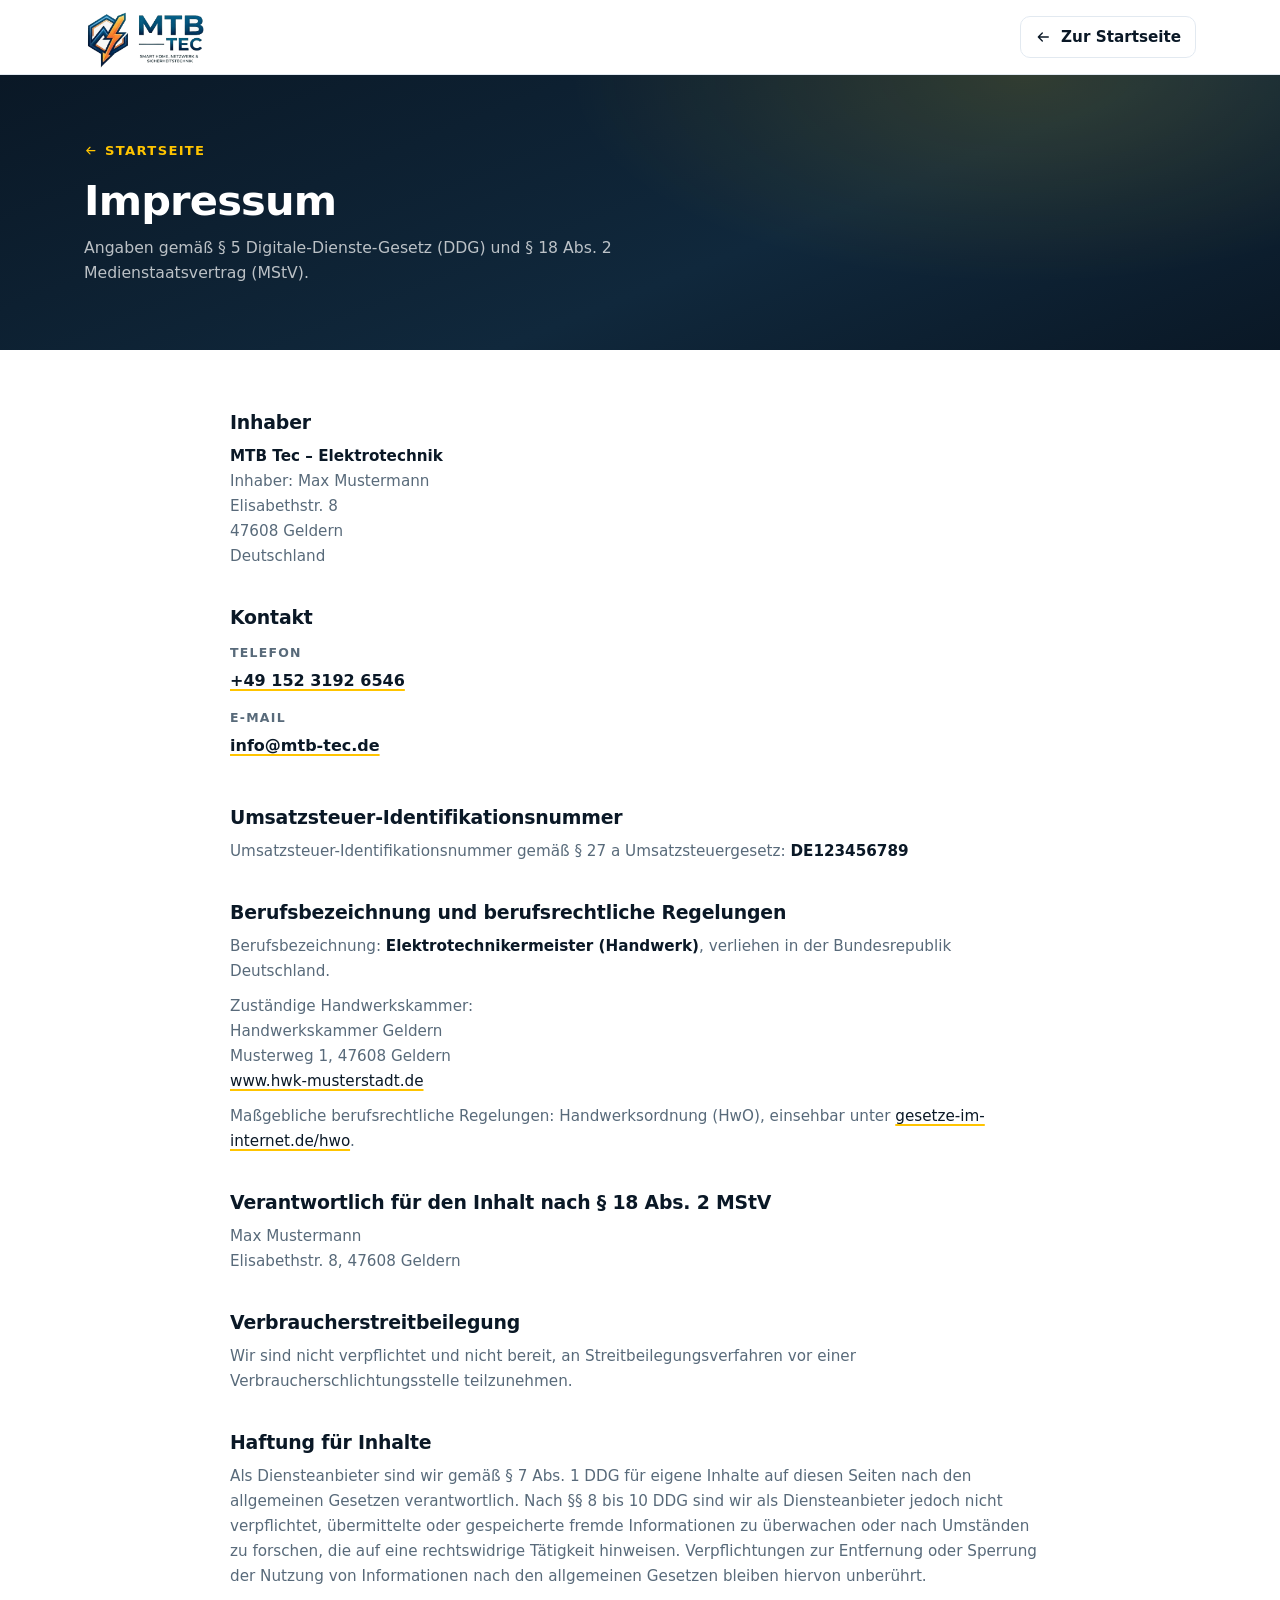
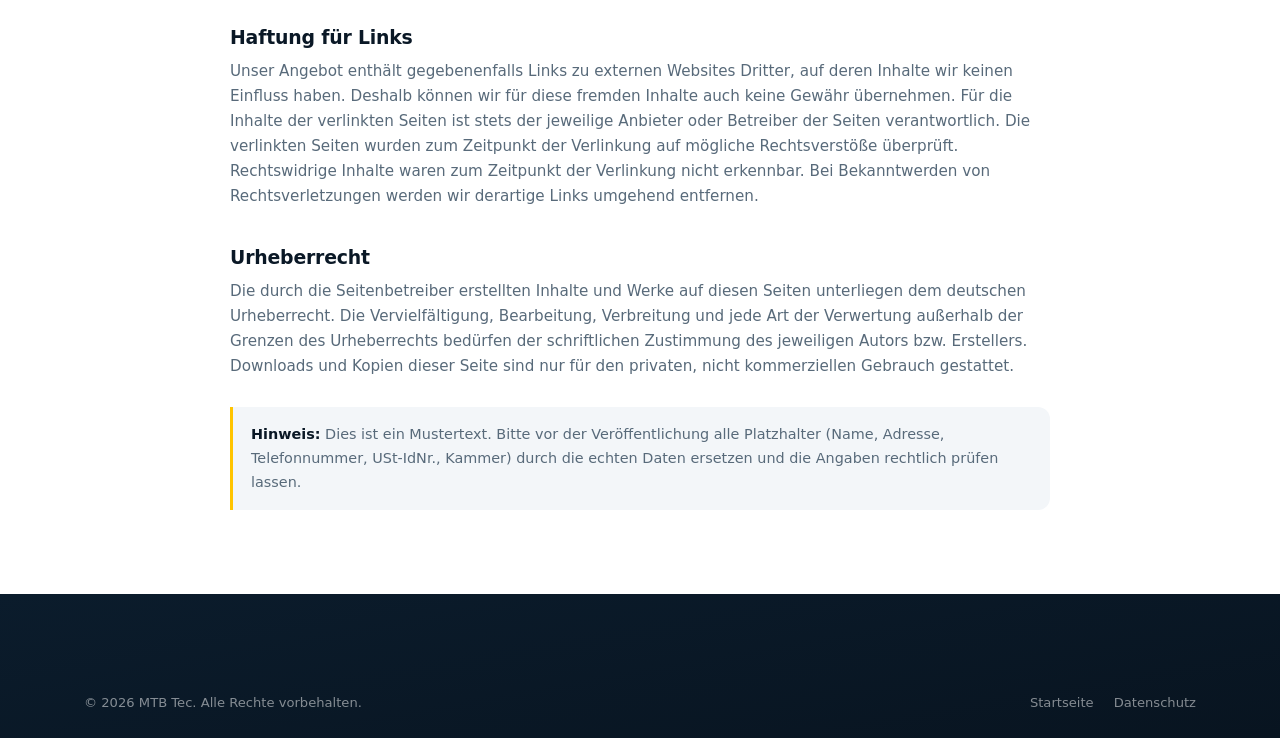
<file: impressum.html>
<!DOCTYPE html>
<html lang="de">
<head>
  <meta charset="utf-8">
  <meta name="viewport" content="width=device-width, initial-scale=1">
  <title>Impressum – MTB Tec</title>
  <meta name="description" content="Impressum und Anbieterkennzeichnung von MTB Tec, Elektrotechnik in Geldern.">
  <meta name="robots" content="noindex, follow">
  <meta name="theme-color" content="#0a1826">
  <link rel="icon" href="assets/img/favicon.ico" sizes="any">
  <link rel="icon" type="image/png" sizes="32x32" href="assets/img/favicon-32.png">
  <link rel="apple-touch-icon" href="assets/img/apple-touch-icon.png">
  <link rel="stylesheet" href="assets/css/styles.css">
</head>
<body>

  <a class="skip-link" href="#main">Zum Inhalt springen</a>

  <svg class="sprite" aria-hidden="true" focusable="false" xmlns="http://www.w3.org/2000/svg">
    <symbol id="i-bolt" viewBox="0 0 24 24"><path d="M13 2 4.5 13.5H11l-1 8.5 8.5-11.5H12l1-8.5Z"/></symbol>
    <symbol id="i-arrow" viewBox="0 0 24 24"><path d="M4 12h15M13 6l6 6-6 6"/></symbol>
  </svg>

  <header class="site-header">
    <div class="container header-inner">
      <a class="logo" href="index.html" aria-label="MTB Tec – zur Startseite">
        <img class="logo-img" src="assets/img/logo.png" alt="MTB Tec" width="828" height="423">
      </a>
      <a class="btn btn-outline btn-sm" href="index.html">
        <svg class="icon" aria-hidden="true" style="transform:rotate(180deg)"><use href="#i-arrow"></use></svg>
        Zur Startseite
      </a>
    </div>
  </header>

  <main id="main">
    <div class="page-head">
      <div class="container">
        <a class="back" href="index.html">
          <svg class="icon" aria-hidden="true"><use href="#i-arrow"></use></svg>
          Startseite
        </a>
        <h1>Impressum</h1>
        <p>Angaben gemäß § 5 Digitale-Dienste-Gesetz (DDG) und § 18 Abs. 2 Medienstaatsvertrag (MStV).</p>
      </div>
    </div>

    <div class="container">
      <div class="legal">

        <h2>Inhaber</h2>
        <address>
          <strong>MTB Tec – Elektrotechnik</strong><br>
          Inhaber: Max Mustermann<br>
          Elisabethstr. 8<br>
          47608 Geldern<br>
          Deutschland
        </address>

        <h2>Kontakt</h2>
        <dl>
          <dt>Telefon</dt>
          <dd><a href="tel:+4915231926546">+49 152 3192 6546</a></dd>
          <dt>E-Mail</dt>
          <dd><a href="mailto:info@mtb-tec.de">info@mtb-tec.de</a></dd>
        </dl>

        <h2>Umsatzsteuer-Identifikationsnummer</h2>
        <p>Umsatzsteuer-Identifikationsnummer gemäß § 27 a Umsatzsteuergesetz: <strong>DE123456789</strong></p>

        <h2>Berufsbezeichnung und berufsrechtliche Regelungen</h2>
        <p>
          Berufsbezeichnung: <strong>Elektrotechnikermeister (Handwerk)</strong>, verliehen in der
          Bundesrepublik Deutschland.
        </p>
        <p>
          Zuständige Handwerkskammer:<br>
          Handwerkskammer Geldern<br>
          Musterweg 1, 47608 Geldern<br>
          <a href="https://www.hwk-musterstadt.de" rel="noopener">www.hwk-musterstadt.de</a>
        </p>
        <p>
          Maßgebliche berufsrechtliche Regelungen: Handwerksordnung (HwO), einsehbar unter
          <a href="https://www.gesetze-im-internet.de/hwo/" rel="noopener">gesetze-im-internet.de/hwo</a>.
        </p>

        <h2>Verantwortlich für den Inhalt nach § 18 Abs. 2 MStV</h2>
        <p>
          Max Mustermann<br>
          Elisabethstr. 8, 47608 Geldern
        </p>

        <h2>Verbraucherstreitbeilegung</h2>
        <p>
          Wir sind nicht verpflichtet und nicht bereit, an Streitbeilegungsverfahren vor einer
          Verbraucherschlichtungsstelle teilzunehmen.
        </p>

        <h2>Haftung für Inhalte</h2>
        <p>
          Als Diensteanbieter sind wir gemäß § 7 Abs. 1 DDG für eigene Inhalte auf diesen Seiten nach
          den allgemeinen Gesetzen verantwortlich. Nach §§ 8 bis 10 DDG sind wir als Diensteanbieter
          jedoch nicht verpflichtet, übermittelte oder gespeicherte fremde Informationen zu überwachen
          oder nach Umständen zu forschen, die auf eine rechtswidrige Tätigkeit hinweisen.
          Verpflichtungen zur Entfernung oder Sperrung der Nutzung von Informationen nach den
          allgemeinen Gesetzen bleiben hiervon unberührt.
        </p>

        <h2>Haftung für Links</h2>
        <p>
          Unser Angebot enthält gegebenenfalls Links zu externen Websites Dritter, auf deren Inhalte
          wir keinen Einfluss haben. Deshalb können wir für diese fremden Inhalte auch keine Gewähr
          übernehmen. Für die Inhalte der verlinkten Seiten ist stets der jeweilige Anbieter oder
          Betreiber der Seiten verantwortlich. Die verlinkten Seiten wurden zum Zeitpunkt der
          Verlinkung auf mögliche Rechtsverstöße überprüft. Rechtswidrige Inhalte waren zum Zeitpunkt
          der Verlinkung nicht erkennbar. Bei Bekanntwerden von Rechtsverletzungen werden wir
          derartige Links umgehend entfernen.
        </p>

        <h2>Urheberrecht</h2>
        <p>
          Die durch die Seitenbetreiber erstellten Inhalte und Werke auf diesen Seiten unterliegen dem
          deutschen Urheberrecht. Die Vervielfältigung, Bearbeitung, Verbreitung und jede Art der
          Verwertung außerhalb der Grenzen des Urheberrechts bedürfen der schriftlichen Zustimmung des
          jeweiligen Autors bzw. Erstellers. Downloads und Kopien dieser Seite sind nur für den
          privaten, nicht kommerziellen Gebrauch gestattet.
        </p>

        <div class="note">
          <strong>Hinweis:</strong> Dies ist ein Mustertext. Bitte vor der Veröffentlichung alle
          Platzhalter (Name, Adresse, Telefonnummer, USt-IdNr., Kammer) durch die echten Daten
          ersetzen und die Angaben rechtlich prüfen lassen.
        </div>

      </div>
    </div>
  </main>

  <footer class="site-footer">
    <div class="container footer-bottom" style="border-top:0;padding-top:26px">
      <p>© <span id="year">2026</span> MTB Tec. Alle Rechte vorbehalten.</p>
      <ul>
        <li><a href="index.html">Startseite</a></li>
        <li><a href="datenschutz.html">Datenschutz</a></li>
      </ul>
    </div>
  </footer>

  <script>document.getElementById('year').textContent = new Date().getFullYear();</script>
</body>
</html>
</file>
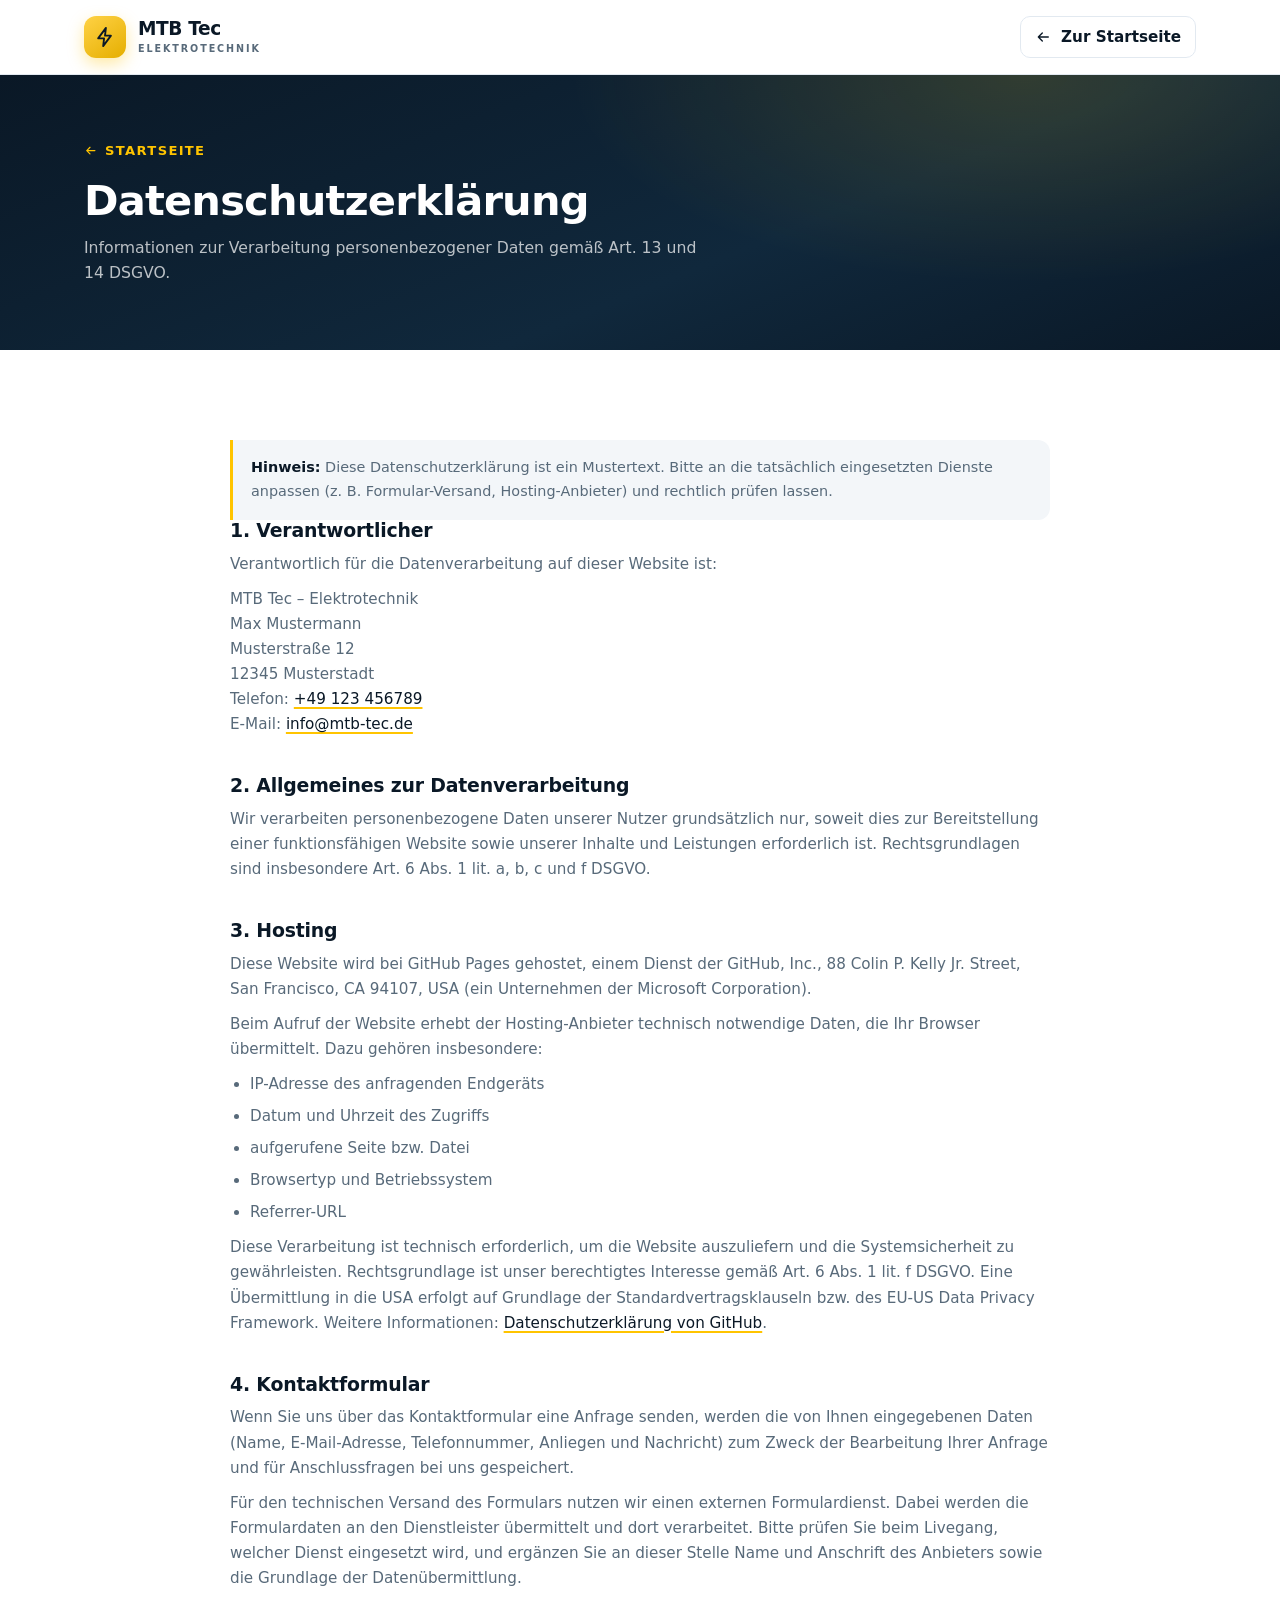
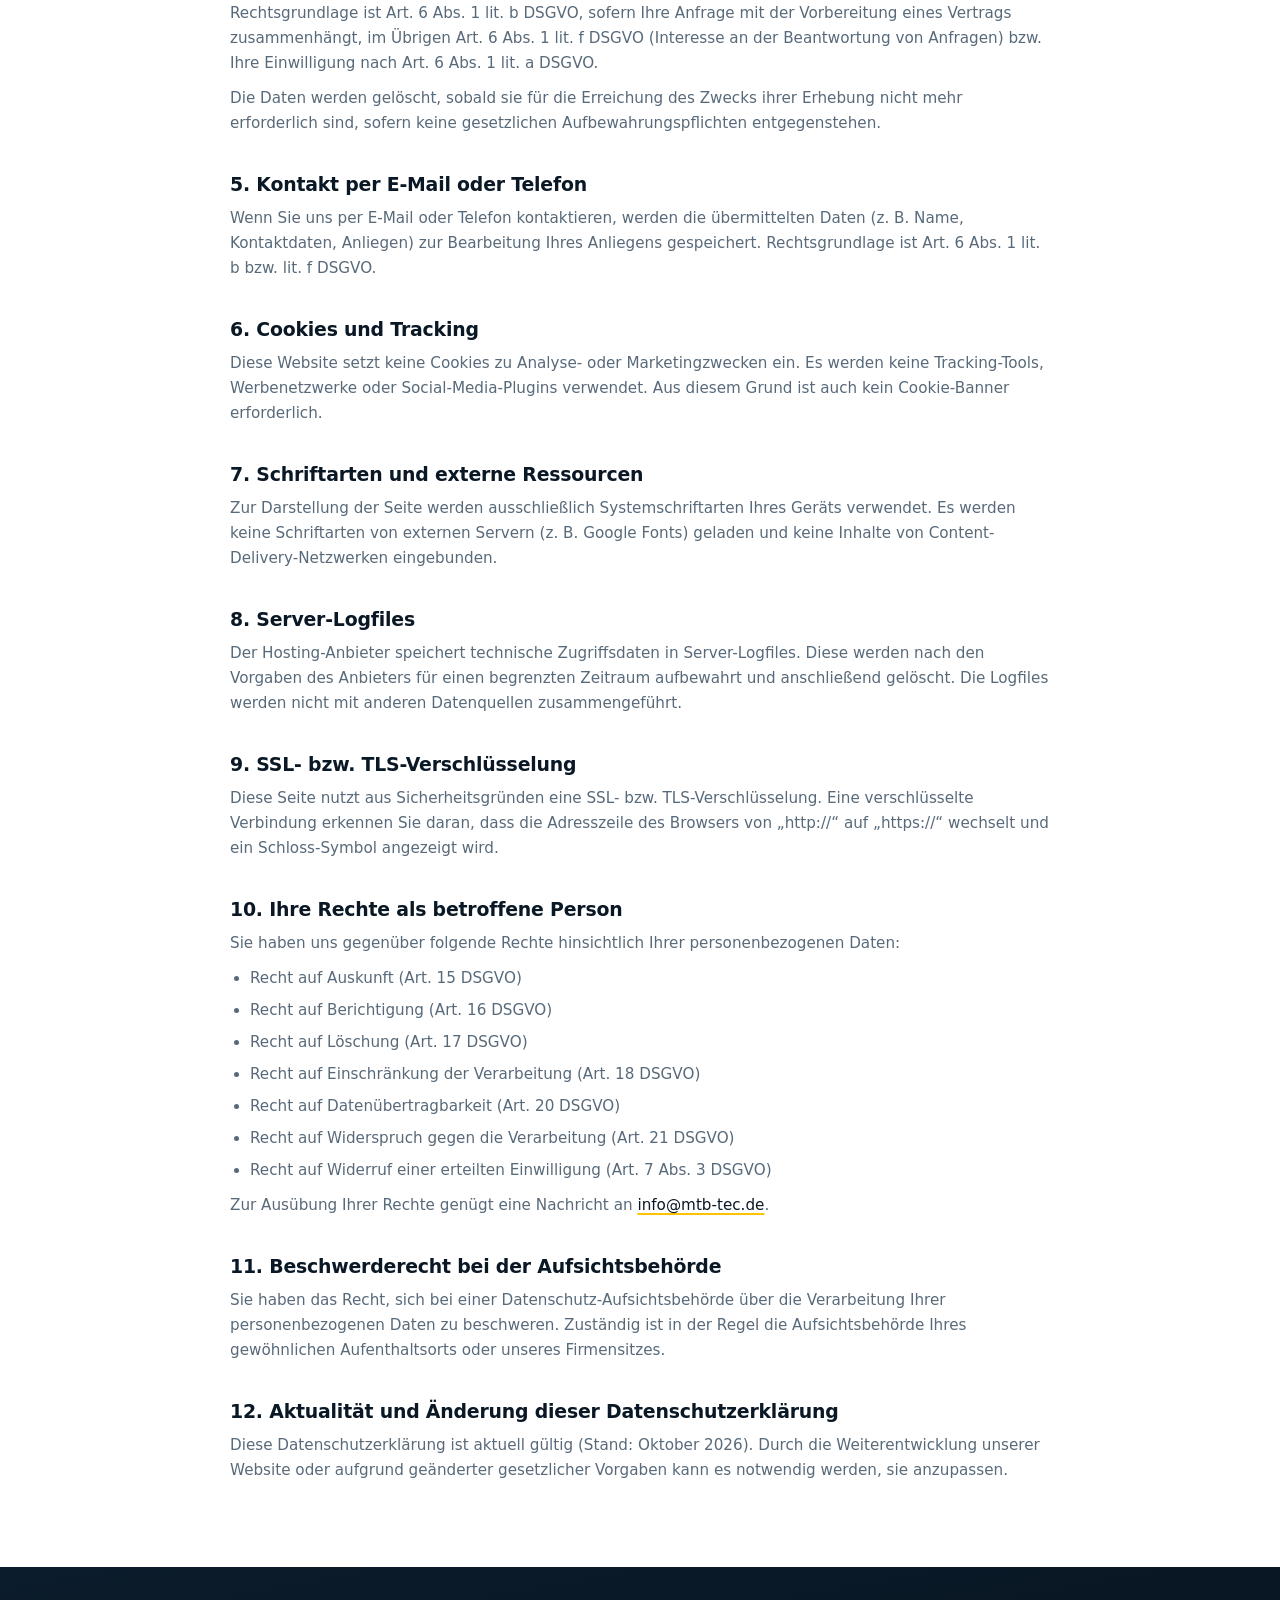
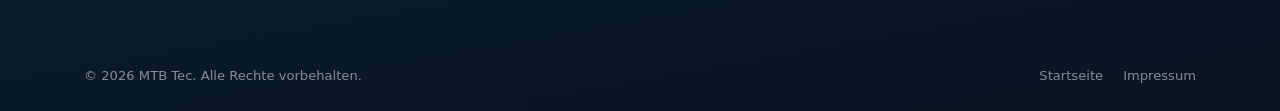
<file: variante-3/datenschutz.html>
<!DOCTYPE html>
<html lang="de">
<head>
  <meta charset="utf-8">
  <meta name="viewport" content="width=device-width, initial-scale=1">
  <title>Datenschutzerklärung – MTB Tec</title>
  <meta name="description" content="Informationen zur Verarbeitung personenbezogener Daten auf der Website von MTB Tec gemäß DSGVO.">
  <meta name="robots" content="noindex, follow">
  <meta name="theme-color" content="#0a1826">
  <link rel="icon" href="assets/img/favicon.svg" type="image/svg+xml">
  <link rel="stylesheet" href="assets/css/styles.css">
</head>
<body>

  <a class="skip-link" href="#main">Zum Inhalt springen</a>

  <svg class="sprite" aria-hidden="true" focusable="false" xmlns="http://www.w3.org/2000/svg">
    <symbol id="i-bolt" viewBox="0 0 24 24"><path d="M13 2 4.5 13.5H11l-1 8.5 8.5-11.5H12l1-8.5Z"/></symbol>
    <symbol id="i-arrow" viewBox="0 0 24 24"><path d="M4 12h15M13 6l6 6-6 6"/></symbol>
  </svg>

  <header class="site-header">
    <div class="container header-inner">
      <a class="logo" href="index.html" aria-label="MTB Tec – zur Startseite">
        <span class="logo-mark" aria-hidden="true">
          <svg class="icon"><use href="#i-bolt"></use></svg>
        </span>
        <span class="logo-text">MTB Tec<small>Elektrotechnik</small></span>
      </a>
      <a class="btn btn-outline btn-sm" href="index.html">
        <svg class="icon" aria-hidden="true" style="transform:rotate(180deg)"><use href="#i-arrow"></use></svg>
        Zur Startseite
      </a>
    </div>
  </header>

  <main id="main">
    <div class="page-head">
      <div class="container">
        <a class="back" href="index.html">
          <svg class="icon" aria-hidden="true"><use href="#i-arrow"></use></svg>
          Startseite
        </a>
        <h1>Datenschutzerklärung</h1>
        <p>Informationen zur Verarbeitung personenbezogener Daten gemäß Art. 13 und 14 DSGVO.</p>
      </div>
    </div>

    <div class="container">
      <div class="legal">

        <div class="note">
          <strong>Hinweis:</strong> Diese Datenschutzerklärung ist ein Mustertext. Bitte an die
          tatsächlich eingesetzten Dienste anpassen (z.&nbsp;B. Formular-Versand, Hosting-Anbieter)
          und rechtlich prüfen lassen.
        </div>

        <h2>1. Verantwortlicher</h2>
        <p>Verantwortlich für die Datenverarbeitung auf dieser Website ist:</p>
        <address>
          MTB Tec – Elektrotechnik<br>
          Max Mustermann<br>
          Musterstraße 12<br>
          12345 Musterstadt<br>
          Telefon: <a href="tel:+49123456789">+49 123 456789</a><br>
          E-Mail: <a href="mailto:info@mtb-tec.de">info@mtb-tec.de</a>
        </address>

        <h2>2. Allgemeines zur Datenverarbeitung</h2>
        <p>
          Wir verarbeiten personenbezogene Daten unserer Nutzer grundsätzlich nur, soweit dies zur
          Bereitstellung einer funktionsfähigen Website sowie unserer Inhalte und Leistungen
          erforderlich ist. Rechtsgrundlagen sind insbesondere Art. 6 Abs. 1 lit. a, b, c und f DSGVO.
        </p>

        <h2>3. Hosting</h2>
        <p>
          Diese Website wird bei GitHub Pages gehostet, einem Dienst der GitHub, Inc., 88 Colin P.
          Kelly Jr. Street, San Francisco, CA 94107, USA (ein Unternehmen der Microsoft Corporation).
        </p>
        <p>
          Beim Aufruf der Website erhebt der Hosting-Anbieter technisch notwendige Daten, die Ihr
          Browser übermittelt. Dazu gehören insbesondere:
        </p>
        <ul>
          <li>IP-Adresse des anfragenden Endgeräts</li>
          <li>Datum und Uhrzeit des Zugriffs</li>
          <li>aufgerufene Seite bzw. Datei</li>
          <li>Browsertyp und Betriebssystem</li>
          <li>Referrer-URL</li>
        </ul>
        <p>
          Diese Verarbeitung ist technisch erforderlich, um die Website auszuliefern und die
          Systemsicherheit zu gewährleisten. Rechtsgrundlage ist unser berechtigtes Interesse gemäß
          Art. 6 Abs. 1 lit. f DSGVO. Eine Übermittlung in die USA erfolgt auf Grundlage der
          Standardvertragsklauseln bzw. des EU-US Data Privacy Framework. Weitere Informationen:
          <a href="https://docs.github.com/de/site-policy/privacy-policies/github-privacy-statement" rel="noopener">Datenschutzerklärung von GitHub</a>.
        </p>

        <h2>4. Kontaktformular</h2>
        <p>
          Wenn Sie uns über das Kontaktformular eine Anfrage senden, werden die von Ihnen eingegebenen
          Daten (Name, E-Mail-Adresse, Telefonnummer, Anliegen und Nachricht) zum Zweck der Bearbeitung
          Ihrer Anfrage und für Anschlussfragen bei uns gespeichert.
        </p>
        <p>
          Für den technischen Versand des Formulars nutzen wir einen externen Formulardienst. Dabei
          werden die Formulardaten an den Dienstleister übermittelt und dort verarbeitet. Bitte
          prüfen Sie beim Livegang, welcher Dienst eingesetzt wird, und ergänzen Sie an dieser Stelle
          Name und Anschrift des Anbieters sowie die Grundlage der Datenübermittlung.
        </p>
        <p>
          Rechtsgrundlage ist Art. 6 Abs. 1 lit. b DSGVO, sofern Ihre Anfrage mit der Vorbereitung
          eines Vertrags zusammenhängt, im Übrigen Art. 6 Abs. 1 lit. f DSGVO (Interesse an der
          Beantwortung von Anfragen) bzw. Ihre Einwilligung nach Art. 6 Abs. 1 lit. a DSGVO.
        </p>
        <p>
          Die Daten werden gelöscht, sobald sie für die Erreichung des Zwecks ihrer Erhebung nicht
          mehr erforderlich sind, sofern keine gesetzlichen Aufbewahrungspflichten entgegenstehen.
        </p>

        <h2>5. Kontakt per E-Mail oder Telefon</h2>
        <p>
          Wenn Sie uns per E-Mail oder Telefon kontaktieren, werden die übermittelten Daten
          (z.&nbsp;B. Name, Kontaktdaten, Anliegen) zur Bearbeitung Ihres Anliegens gespeichert.
          Rechtsgrundlage ist Art. 6 Abs. 1 lit. b bzw. lit. f DSGVO.
        </p>

        <h2>6. Cookies und Tracking</h2>
        <p>
          Diese Website setzt keine Cookies zu Analyse- oder Marketingzwecken ein. Es werden keine
          Tracking-Tools, Werbenetzwerke oder Social-Media-Plugins verwendet. Aus diesem Grund ist
          auch kein Cookie-Banner erforderlich.
        </p>

        <h2>7. Schriftarten und externe Ressourcen</h2>
        <p>
          Zur Darstellung der Seite werden ausschließlich Systemschriftarten Ihres Geräts verwendet.
          Es werden keine Schriftarten von externen Servern (z.&nbsp;B. Google Fonts) geladen und keine
          Inhalte von Content-Delivery-Netzwerken eingebunden.
        </p>

        <h2>8. Server-Logfiles</h2>
        <p>
          Der Hosting-Anbieter speichert technische Zugriffsdaten in Server-Logfiles. Diese werden
          nach den Vorgaben des Anbieters für einen begrenzten Zeitraum aufbewahrt und anschließend
          gelöscht. Die Logfiles werden nicht mit anderen Datenquellen zusammengeführt.
        </p>

        <h2>9. SSL- bzw. TLS-Verschlüsselung</h2>
        <p>
          Diese Seite nutzt aus Sicherheitsgründen eine SSL- bzw. TLS-Verschlüsselung. Eine
          verschlüsselte Verbindung erkennen Sie daran, dass die Adresszeile des Browsers von
          „http://“ auf „https://“ wechselt und ein Schloss-Symbol angezeigt wird.
        </p>

        <h2>10. Ihre Rechte als betroffene Person</h2>
        <p>Sie haben uns gegenüber folgende Rechte hinsichtlich Ihrer personenbezogenen Daten:</p>
        <ul>
          <li>Recht auf Auskunft (Art. 15 DSGVO)</li>
          <li>Recht auf Berichtigung (Art. 16 DSGVO)</li>
          <li>Recht auf Löschung (Art. 17 DSGVO)</li>
          <li>Recht auf Einschränkung der Verarbeitung (Art. 18 DSGVO)</li>
          <li>Recht auf Datenübertragbarkeit (Art. 20 DSGVO)</li>
          <li>Recht auf Widerspruch gegen die Verarbeitung (Art. 21 DSGVO)</li>
          <li>Recht auf Widerruf einer erteilten Einwilligung (Art. 7 Abs. 3 DSGVO)</li>
        </ul>
        <p>
          Zur Ausübung Ihrer Rechte genügt eine Nachricht an
          <a href="mailto:info@mtb-tec.de">info@mtb-tec.de</a>.
        </p>

        <h2>11. Beschwerderecht bei der Aufsichtsbehörde</h2>
        <p>
          Sie haben das Recht, sich bei einer Datenschutz-Aufsichtsbehörde über die Verarbeitung Ihrer
          personenbezogenen Daten zu beschweren. Zuständig ist in der Regel die Aufsichtsbehörde Ihres
          gewöhnlichen Aufenthaltsorts oder unseres Firmensitzes.
        </p>

        <h2>12. Aktualität und Änderung dieser Datenschutzerklärung</h2>
        <p>
          Diese Datenschutzerklärung ist aktuell gültig (Stand: Oktober 2026). Durch die
          Weiterentwicklung unserer Website oder aufgrund geänderter gesetzlicher Vorgaben kann es
          notwendig werden, sie anzupassen.
        </p>

      </div>
    </div>
  </main>

  <footer class="site-footer">
    <div class="container footer-bottom" style="border-top:0;padding-top:26px">
      <p>© <span id="year">2026</span> MTB Tec. Alle Rechte vorbehalten.</p>
      <ul>
        <li><a href="index.html">Startseite</a></li>
        <li><a href="impressum.html">Impressum</a></li>
      </ul>
    </div>
  </footer>

  <script>document.getElementById('year').textContent = new Date().getFullYear();</script>
</body>
</html>
</file>
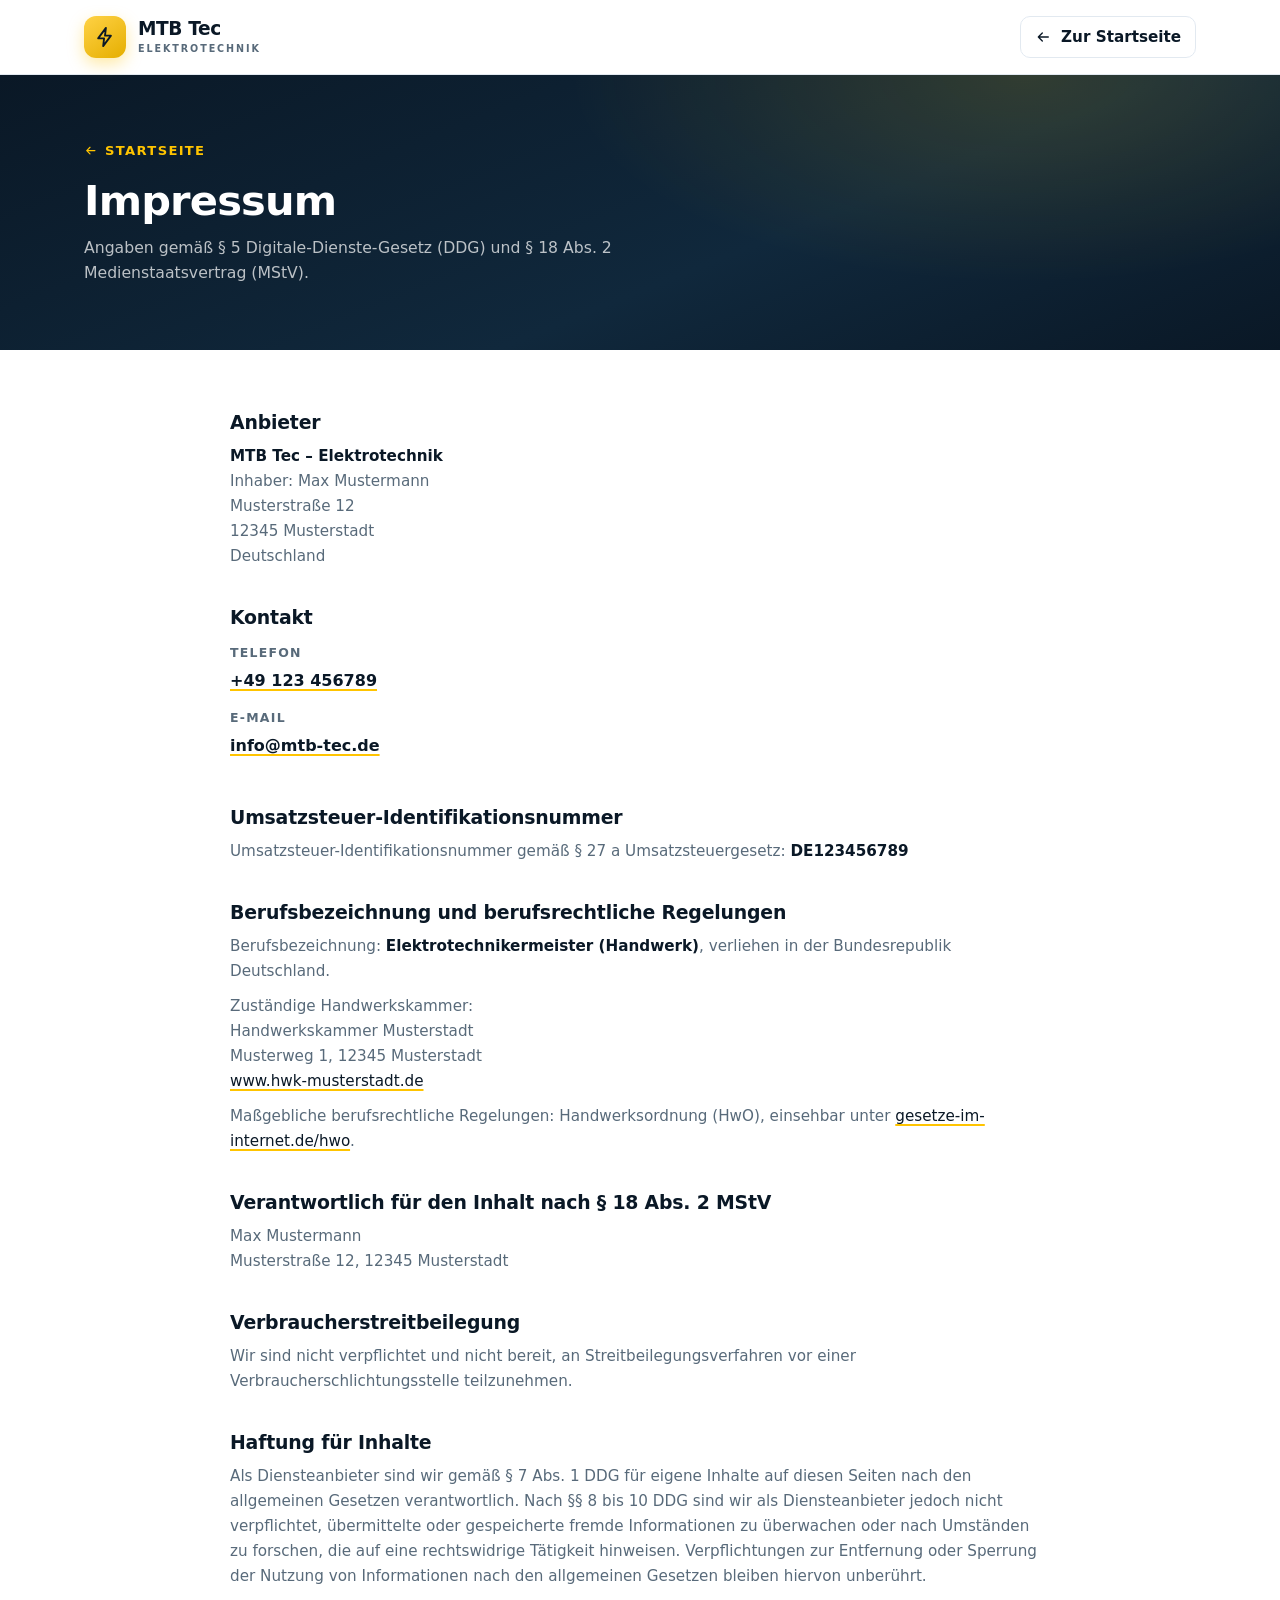
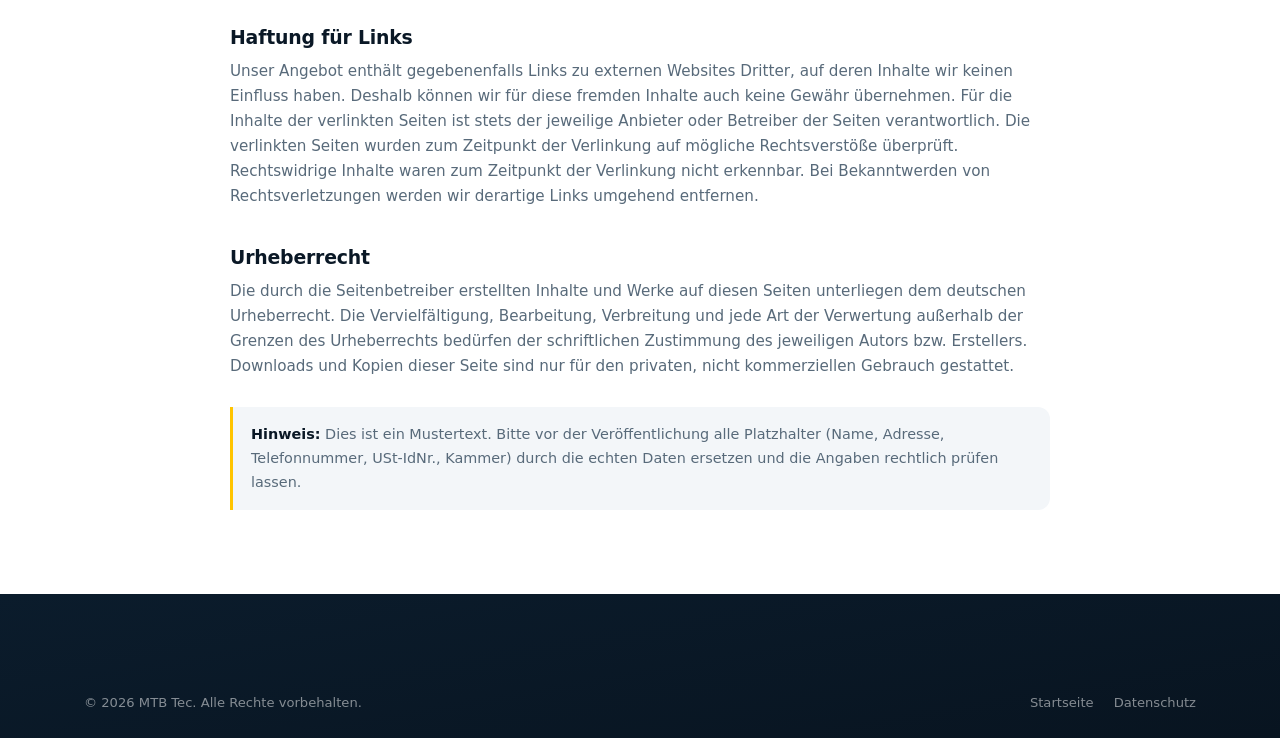
<file: variante-3/impressum.html>
<!DOCTYPE html>
<html lang="de">
<head>
  <meta charset="utf-8">
  <meta name="viewport" content="width=device-width, initial-scale=1">
  <title>Impressum – MTB Tec</title>
  <meta name="description" content="Impressum und Anbieterkennzeichnung von MTB Tec, Elektrotechnik in Musterstadt.">
  <meta name="robots" content="noindex, follow">
  <meta name="theme-color" content="#0a1826">
  <link rel="icon" href="assets/img/favicon.svg" type="image/svg+xml">
  <link rel="stylesheet" href="assets/css/styles.css">
</head>
<body>

  <a class="skip-link" href="#main">Zum Inhalt springen</a>

  <svg class="sprite" aria-hidden="true" focusable="false" xmlns="http://www.w3.org/2000/svg">
    <symbol id="i-bolt" viewBox="0 0 24 24"><path d="M13 2 4.5 13.5H11l-1 8.5 8.5-11.5H12l1-8.5Z"/></symbol>
    <symbol id="i-arrow" viewBox="0 0 24 24"><path d="M4 12h15M13 6l6 6-6 6"/></symbol>
  </svg>

  <header class="site-header">
    <div class="container header-inner">
      <a class="logo" href="index.html" aria-label="MTB Tec – zur Startseite">
        <span class="logo-mark" aria-hidden="true">
          <svg class="icon"><use href="#i-bolt"></use></svg>
        </span>
        <span class="logo-text">MTB Tec<small>Elektrotechnik</small></span>
      </a>
      <a class="btn btn-outline btn-sm" href="index.html">
        <svg class="icon" aria-hidden="true" style="transform:rotate(180deg)"><use href="#i-arrow"></use></svg>
        Zur Startseite
      </a>
    </div>
  </header>

  <main id="main">
    <div class="page-head">
      <div class="container">
        <a class="back" href="index.html">
          <svg class="icon" aria-hidden="true"><use href="#i-arrow"></use></svg>
          Startseite
        </a>
        <h1>Impressum</h1>
        <p>Angaben gemäß § 5 Digitale-Dienste-Gesetz (DDG) und § 18 Abs. 2 Medienstaatsvertrag (MStV).</p>
      </div>
    </div>

    <div class="container">
      <div class="legal">

        <h2>Anbieter</h2>
        <address>
          <strong>MTB Tec – Elektrotechnik</strong><br>
          Inhaber: Max Mustermann<br>
          Musterstraße 12<br>
          12345 Musterstadt<br>
          Deutschland
        </address>

        <h2>Kontakt</h2>
        <dl>
          <dt>Telefon</dt>
          <dd><a href="tel:+49123456789">+49 123 456789</a></dd>
          <dt>E-Mail</dt>
          <dd><a href="mailto:info@mtb-tec.de">info@mtb-tec.de</a></dd>
        </dl>

        <h2>Umsatzsteuer-Identifikationsnummer</h2>
        <p>Umsatzsteuer-Identifikationsnummer gemäß § 27 a Umsatzsteuergesetz: <strong>DE123456789</strong></p>

        <h2>Berufsbezeichnung und berufsrechtliche Regelungen</h2>
        <p>
          Berufsbezeichnung: <strong>Elektrotechnikermeister (Handwerk)</strong>, verliehen in der
          Bundesrepublik Deutschland.
        </p>
        <p>
          Zuständige Handwerkskammer:<br>
          Handwerkskammer Musterstadt<br>
          Musterweg 1, 12345 Musterstadt<br>
          <a href="https://www.hwk-musterstadt.de" rel="noopener">www.hwk-musterstadt.de</a>
        </p>
        <p>
          Maßgebliche berufsrechtliche Regelungen: Handwerksordnung (HwO), einsehbar unter
          <a href="https://www.gesetze-im-internet.de/hwo/" rel="noopener">gesetze-im-internet.de/hwo</a>.
        </p>

        <h2>Verantwortlich für den Inhalt nach § 18 Abs. 2 MStV</h2>
        <p>
          Max Mustermann<br>
          Musterstraße 12, 12345 Musterstadt
        </p>

        <h2>Verbraucherstreitbeilegung</h2>
        <p>
          Wir sind nicht verpflichtet und nicht bereit, an Streitbeilegungsverfahren vor einer
          Verbraucherschlichtungsstelle teilzunehmen.
        </p>

        <h2>Haftung für Inhalte</h2>
        <p>
          Als Diensteanbieter sind wir gemäß § 7 Abs. 1 DDG für eigene Inhalte auf diesen Seiten nach
          den allgemeinen Gesetzen verantwortlich. Nach §§ 8 bis 10 DDG sind wir als Diensteanbieter
          jedoch nicht verpflichtet, übermittelte oder gespeicherte fremde Informationen zu überwachen
          oder nach Umständen zu forschen, die auf eine rechtswidrige Tätigkeit hinweisen.
          Verpflichtungen zur Entfernung oder Sperrung der Nutzung von Informationen nach den
          allgemeinen Gesetzen bleiben hiervon unberührt.
        </p>

        <h2>Haftung für Links</h2>
        <p>
          Unser Angebot enthält gegebenenfalls Links zu externen Websites Dritter, auf deren Inhalte
          wir keinen Einfluss haben. Deshalb können wir für diese fremden Inhalte auch keine Gewähr
          übernehmen. Für die Inhalte der verlinkten Seiten ist stets der jeweilige Anbieter oder
          Betreiber der Seiten verantwortlich. Die verlinkten Seiten wurden zum Zeitpunkt der
          Verlinkung auf mögliche Rechtsverstöße überprüft. Rechtswidrige Inhalte waren zum Zeitpunkt
          der Verlinkung nicht erkennbar. Bei Bekanntwerden von Rechtsverletzungen werden wir
          derartige Links umgehend entfernen.
        </p>

        <h2>Urheberrecht</h2>
        <p>
          Die durch die Seitenbetreiber erstellten Inhalte und Werke auf diesen Seiten unterliegen dem
          deutschen Urheberrecht. Die Vervielfältigung, Bearbeitung, Verbreitung und jede Art der
          Verwertung außerhalb der Grenzen des Urheberrechts bedürfen der schriftlichen Zustimmung des
          jeweiligen Autors bzw. Erstellers. Downloads und Kopien dieser Seite sind nur für den
          privaten, nicht kommerziellen Gebrauch gestattet.
        </p>

        <div class="note">
          <strong>Hinweis:</strong> Dies ist ein Mustertext. Bitte vor der Veröffentlichung alle
          Platzhalter (Name, Adresse, Telefonnummer, USt-IdNr., Kammer) durch die echten Daten
          ersetzen und die Angaben rechtlich prüfen lassen.
        </div>

      </div>
    </div>
  </main>

  <footer class="site-footer">
    <div class="container footer-bottom" style="border-top:0;padding-top:26px">
      <p>© <span id="year">2026</span> MTB Tec. Alle Rechte vorbehalten.</p>
      <ul>
        <li><a href="index.html">Startseite</a></li>
        <li><a href="datenschutz.html">Datenschutz</a></li>
      </ul>
    </div>
  </footer>

  <script>document.getElementById('year').textContent = new Date().getFullYear();</script>
</body>
</html>
</file>
<file: assets/css/styles.css>
/* ==========================================================================
   MTB Tec – Elektrotechnik
   Stylesheet (keine externen Abhängigkeiten, DSGVO-freundlich)
   ========================================================================== */

/* ---------- Tokens ---------- */
:root {
  --ink: #0a1826;
  --ink-soft: #102a3f;
  --accent: #ffc400;
  --accent-strong: #e5ae00;
  --text: #16232f;
  --muted: #586a7a;
  --bg: #ffffff;
  --bg-soft: #f3f6f9;
  --line: #e2e9f0;
  --line-dark: rgba(255, 255, 255, 0.14);

  --radius: 16px;
  --radius-sm: 10px;
  --container: 1160px;
  --header-h: 74px;

  --shadow-sm: 0 1px 2px rgba(10, 24, 38, 0.06), 0 6px 16px rgba(10, 24, 38, 0.05);
  --shadow-md: 0 18px 44px rgba(10, 24, 38, 0.12);
  --shadow-lg: 0 32px 70px rgba(4, 14, 24, 0.38);

  --ease: cubic-bezier(0.2, 0.7, 0.3, 1);
}

/* ---------- Reset / Basis ---------- */
*,
*::before,
*::after { box-sizing: border-box; }

html {
  scroll-behavior: smooth;
  scroll-padding-top: calc(var(--header-h) + 16px);
  -webkit-text-size-adjust: 100%;
}

body {
  margin: 0;
  background: var(--bg);
  color: var(--text);
  font-family: system-ui, -apple-system, "Segoe UI", Roboto, "Helvetica Neue", Arial, sans-serif;
  font-size: 1rem;
  line-height: 1.65;
  -webkit-font-smoothing: antialiased;
  text-rendering: optimizeLegibility;
}

img, svg { display: block; max-width: 100%; }

h1, h2, h3, h4 {
  margin: 0;
  color: var(--ink);
  line-height: 1.15;
  letter-spacing: -0.02em;
  font-weight: 800;
  text-wrap: balance;
}

h1 { font-size: clamp(2.15rem, 5.1vw, 3.5rem); line-height: 1.04; }
h2 { font-size: clamp(1.7rem, 3.6vw, 2.45rem); }
h3 { font-size: 1.1rem; letter-spacing: -0.01em; }
h4 { font-size: 0.82rem; text-transform: uppercase; letter-spacing: 0.14em; font-weight: 700; }

p { margin: 0; }
a { color: inherit; text-decoration: none; }
ul, ol { margin: 0; padding: 0; list-style: none; }
address { font-style: normal; }
button { font: inherit; }

:focus-visible {
  outline: 3px solid var(--accent);
  outline-offset: 3px;
  border-radius: 4px;
}

.sr-only {
  position: absolute;
  width: 1px; height: 1px;
  padding: 0; margin: -1px;
  overflow: hidden;
  clip: rect(0 0 0 0);
  white-space: nowrap;
  border: 0;
}

.skip-link {
  position: absolute;
  top: -100px;
  left: 16px;
  z-index: 200;
  padding: 12px 18px;
  background: var(--accent);
  color: var(--ink);
  font-weight: 700;
  border-radius: 0 0 var(--radius-sm) var(--radius-sm);
  transition: top 0.2s var(--ease);
}
.skip-link:focus { top: 0; }

.sprite {
  position: absolute;
  width: 0;
  height: 0;
  overflow: hidden;
}

/* Icons (Linienstil) */
.icon {
  width: 1.25em;
  height: 1.25em;
  flex: none;
  fill: none;
  stroke: currentColor;
  stroke-width: 1.7;
  stroke-linecap: round;
  stroke-linejoin: round;
}

/* ---------- Layout ---------- */
.container {
  width: 100%;
  max-width: var(--container);
  margin-inline: auto;
  padding-inline: 24px;
}

.section { padding-block: clamp(58px, 7.5vw, 96px); }
.section--soft { background: var(--bg-soft); }

.section--ink {
  background:
    radial-gradient(900px 420px at 15% 0%, rgba(255, 196, 0, 0.10), transparent 65%),
    linear-gradient(165deg, #0b1c2c 0%, #0f2b42 55%, #0a1826 100%);
  color: rgba(255, 255, 255, 0.78);
}
.section--ink h2, .section--ink h3 { color: #fff; }

.section-head {
  max-width: 760px;
  margin: 0 auto clamp(34px, 4.4vw, 52px);
  text-align: center;
}
.section-head h2 { margin-top: 14px; }
.section-head > p:last-child {
  margin-top: 16px;
  color: var(--muted);
  font-size: 1.03rem;
}
.section--ink .section-head > p:last-child { color: rgba(255, 255, 255, 0.7); }

.eyebrow {
  display: inline-flex;
  align-items: center;
  gap: 10px;
  font-size: 0.76rem;
  font-weight: 700;
  letter-spacing: 0.18em;
  text-transform: uppercase;
  color: var(--ink);
}
.eyebrow::before {
  content: "";
  width: 22px;
  height: 3px;
  border-radius: 2px;
  background: var(--accent);
}
.section--ink .eyebrow { color: #fff; }

.muted-light { color: rgba(255, 255, 255, 0.7); }
.tiny { font-size: 0.78rem; color: rgba(255, 255, 255, 0.55); }

/* ---------- Buttons ---------- */
.btn {
  display: inline-flex;
  align-items: center;
  justify-content: center;
  gap: 10px;
  padding: 14px 22px;
  border: 1px solid transparent;
  border-radius: var(--radius-sm);
  font-size: 0.95rem;
  font-weight: 700;
  line-height: 1.2;
  cursor: pointer;
  transition: transform 0.18s var(--ease), background-color 0.18s var(--ease),
              box-shadow 0.18s var(--ease), border-color 0.18s var(--ease), color 0.18s var(--ease);
}
.btn .icon { width: 1.05em; height: 1.05em; stroke-width: 2; }

.btn-accent {
  background: var(--accent);
  color: var(--ink);
  box-shadow: 0 10px 24px rgba(255, 196, 0, 0.24);
}
.btn-accent:hover {
  background: var(--accent-strong);
  transform: translateY(-2px);
  box-shadow: 0 14px 30px rgba(255, 196, 0, 0.3);
}

.btn-ghost {
  background: rgba(255, 255, 255, 0.06);
  border-color: rgba(255, 255, 255, 0.26);
  color: #fff;
}
.btn-ghost:hover {
  background: rgba(255, 255, 255, 0.12);
  border-color: rgba(255, 255, 255, 0.45);
  transform: translateY(-2px);
}

.btn-outline {
  background: transparent;
  border-color: var(--line);
  color: var(--ink);
}
.btn-outline:hover {
  border-color: var(--ink);
  background: var(--ink);
  color: #fff;
}

.btn-sm { padding: 11px 14px; }
.btn-block { width: 100%; }

.btn-accent:focus-visible { outline-color: var(--ink); }

/* ---------- Topbar ---------- */
.topbar {
  background: var(--ink);
  color: rgba(255, 255, 255, 0.72);
  font-size: 0.82rem;
}
.topbar-inner {
  display: flex;
  align-items: center;
  justify-content: space-between;
  gap: 16px;
  min-height: 38px;
}
.topbar-item {
  display: inline-flex;
  align-items: center;
  gap: 8px;
}
.topbar-item .icon { color: var(--accent); width: 1.05em; height: 1.05em; }
.topbar-link { transition: color 0.18s var(--ease); }
.topbar-link:hover { color: #fff; }

/* ---------- Header ---------- */
.site-header {
  position: sticky;
  top: 0;
  z-index: 100;
  background: rgba(255, 255, 255, 0.94);
  border-bottom: 1px solid var(--line);
  backdrop-filter: saturate(160%) blur(12px);
  transition: box-shadow 0.25s var(--ease);
}
.site-header.is-scrolled { box-shadow: 0 8px 26px rgba(10, 24, 38, 0.1); }

.header-inner {
  display: flex;
  align-items: center;
  justify-content: space-between;
  gap: 20px;
  min-height: var(--header-h);
}

.logo {
  display: inline-flex;
  align-items: center;
  gap: 12px;
  flex: none;
}
.logo-img {
  display: block;
  width: auto;
  height: 62px;
}
.logo-img--footer { height: 74px; }

@media (max-width: 720px) {
  .logo-img { height: 50px; }
  .logo-img--footer { height: 62px; }
}
.logo-mark {
  display: grid;
  place-items: center;
  width: 42px;
  height: 42px;
  border-radius: 12px;
  background: linear-gradient(145deg, #ffd245, var(--accent-strong));
  color: var(--ink);
  box-shadow: 0 6px 16px rgba(255, 196, 0, 0.35);
}
.logo-mark .icon { width: 22px; height: 22px; stroke-width: 2; }

.logo-text {
  display: flex;
  flex-direction: column;
  font-size: 1.16rem;
  font-weight: 800;
  letter-spacing: -0.02em;
  line-height: 1;
  color: var(--ink);
}
.logo-text small {
  margin-top: 5px;
  font-size: 0.6rem;
  font-weight: 700;
  letter-spacing: 0.2em;
  text-transform: uppercase;
  color: var(--muted);
}

.nav {
  display: flex;
  align-items: center;
  gap: 12px;
}
.nav-list {
  display: flex;
  align-items: center;
  gap: 2px;
}
.nav-list a {
  position: relative;
  display: block;
  padding: 10px 12px;
  border-radius: 8px;
  font-size: 0.93rem;
  font-weight: 600;
  color: var(--text);
  transition: background-color 0.18s var(--ease), color 0.18s var(--ease);
}
.nav-list a:hover { background: var(--bg-soft); color: var(--ink); }
.nav-list a.is-active { color: var(--ink); }
.nav-list a.is-active::after {
  content: "";
  position: absolute;
  left: 12px;
  right: 12px;
  bottom: 4px;
  height: 2px;
  border-radius: 2px;
  background: var(--accent);
}

.nav-cta { margin-left: 6px; }

.nav-toggle {
  display: none;
  flex-direction: column;
  justify-content: center;
  gap: 5px;
  width: 46px;
  height: 46px;
  padding: 0 13px;
  background: #fff;
  border: 1px solid var(--line);
  border-radius: 10px;
  cursor: pointer;
}
.nav-toggle span {
  display: block;
  height: 2px;
  border-radius: 2px;
  background: var(--ink);
  transition: transform 0.24s var(--ease), opacity 0.2s var(--ease);
}
.nav-toggle[aria-expanded="true"] span:nth-child(1) { transform: translateY(7px) rotate(45deg); }
.nav-toggle[aria-expanded="true"] span:nth-child(2) { opacity: 0; }
.nav-toggle[aria-expanded="true"] span:nth-child(3) { transform: translateY(-7px) rotate(-45deg); }

/* ---------- Hero ---------- */
.hero {
  position: relative;
  overflow: hidden;
  padding: clamp(48px, 6vw, 84px) 0 clamp(88px, 10vw, 116px);
  color: rgba(255, 255, 255, 0.82);
  background:
    radial-gradient(820px 460px at 78% 8%, rgba(255, 196, 0, 0.16), transparent 62%),
    radial-gradient(700px 520px at 8% 92%, rgba(46, 134, 222, 0.16), transparent 62%),
    linear-gradient(158deg, #0a1826 0%, #10283c 48%, #0a1826 100%);
}
.hero::before {
  content: "";
  position: absolute;
  inset: 0;
  background-image:
    linear-gradient(rgba(255, 255, 255, 0.045) 1px, transparent 1px),
    linear-gradient(90deg, rgba(255, 255, 255, 0.045) 1px, transparent 1px);
  background-size: 68px 68px;
  mask-image: radial-gradient(70% 70% at 60% 30%, #000 0%, transparent 100%);
  -webkit-mask-image: radial-gradient(70% 70% at 60% 30%, #000 0%, transparent 100%);
  pointer-events: none;
}
.hero-grid {
  position: relative;
  display: grid;
  grid-template-columns: minmax(0, 1.12fr) minmax(0, 0.88fr);
  align-items: center;
  gap: clamp(32px, 5vw, 64px);
}

.pill {
  display: inline-flex;
  align-items: center;
  gap: 9px;
  padding: 8px 15px;
  border: 1px solid rgba(255, 196, 0, 0.35);
  border-radius: 999px;
  background: rgba(255, 196, 0, 0.1);
  color: var(--accent);
  font-size: 0.76rem;
  font-weight: 700;
  letter-spacing: 0.13em;
  text-transform: uppercase;
}
.pill .icon { width: 1em; height: 1em; stroke-width: 2; }

.hero h1 {
  margin-top: 22px;
  color: #fff;
}
.hero h1 .hl { color: var(--accent); }

.hero-lead {
  margin-top: 20px;
  max-width: 54ch;
  font-size: clamp(1rem, 1.35vw, 1.1rem);
  color: rgba(255, 255, 255, 0.76);
}

.hero-actions {
  display: flex;
  flex-wrap: wrap;
  gap: 12px;
  margin-top: 32px;
}

.hero-checks {
  display: flex;
  flex-wrap: wrap;
  gap: 10px 22px;
  margin-top: 34px;
  font-size: 0.9rem;
}
.hero-checks li {
  display: flex;
  align-items: center;
  gap: 9px;
  color: rgba(255, 255, 255, 0.74);
}
.hero-checks .icon {
  width: 1.15em;
  height: 1.15em;
  color: var(--accent);
  stroke-width: 2.4;
}

.hero-aside {
  position: relative;
  display: grid;
  gap: 14px;
}

.hero-chip {
  position: absolute;
  top: -18px;
  right: 10px;
  z-index: 2;
  display: inline-flex;
  align-items: center;
  gap: 8px;
  padding: 9px 15px;
  border-radius: 999px;
  background: #fff;
  color: var(--ink);
  font-size: 0.8rem;
  font-weight: 700;
  box-shadow: 0 12px 28px rgba(3, 12, 22, 0.4);
  transform: rotate(2deg);
}
.hero-chip .icon { color: var(--accent-strong); stroke-width: 2; width: 1.1em; height: 1.1em; }

.card-emergency {
  position: relative;
  overflow: hidden;
  padding: 28px;
  border: 1px solid rgba(255, 255, 255, 0.16);
  border-radius: 22px;
  background:
    radial-gradient(320px 220px at 90% -10%, rgba(255, 196, 0, 0.22), transparent 70%),
    linear-gradient(155deg, rgba(255, 255, 255, 0.1), rgba(255, 255, 255, 0.03));
  box-shadow: var(--shadow-lg);
  backdrop-filter: blur(6px);
}
.card-emergency h2 {
  margin-top: 14px;
  font-size: clamp(1.25rem, 2vw, 1.5rem);
  color: #fff;
}
.card-emergency .muted-light {
  margin-top: 10px;
  font-size: 0.92rem;
}
.card-emergency .tiny { margin-top: 14px; }

.status {
  display: inline-flex;
  align-items: center;
  gap: 8px;
  font-size: 0.74rem;
  font-weight: 700;
  letter-spacing: 0.14em;
  text-transform: uppercase;
  color: var(--accent);
}
.status .dot {
  width: 8px;
  height: 8px;
  border-radius: 50%;
  background: #35d07f;
  box-shadow: 0 0 0 0 rgba(53, 208, 127, 0.6);
  animation: pulse 2.4s infinite;
}
@keyframes pulse {
  0%   { box-shadow: 0 0 0 0 rgba(53, 208, 127, 0.55); }
  70%  { box-shadow: 0 0 0 10px rgba(53, 208, 127, 0); }
  100% { box-shadow: 0 0 0 0 rgba(53, 208, 127, 0); }
}

.emergency-phone {
  display: inline-flex;
  align-items: center;
  gap: 10px;
  margin-top: 18px;
  font-size: clamp(1.3rem, 2.3vw, 1.65rem);
  font-weight: 800;
  letter-spacing: -0.02em;
  color: var(--accent);
  transition: color 0.18s var(--ease);
}
.emergency-phone:hover { color: #ffd84d; }
.emergency-phone .icon { width: 1.05em; height: 1.05em; stroke-width: 2; }

.card-quote {
  display: flex;
  align-items: center;
  justify-content: space-between;
  gap: 16px;
  padding: 18px 20px;
  border-radius: 16px;
  background: #fff;
  box-shadow: 0 16px 34px rgba(3, 12, 22, 0.28);
}
.card-quote strong {
  display: block;
  font-size: 0.98rem;
  color: var(--ink);
}
.card-quote span {
  display: block;
  font-size: 0.82rem;
  color: var(--muted);
}

/* ---------- Stats ---------- */
.stats {
  position: relative;
  z-index: 3;
  display: grid;
  grid-template-columns: repeat(4, 1fr);
  margin-top: -46px;
  padding: 26px 8px;
  border: 1px solid var(--line);
  border-radius: var(--radius);
  background: #fff;
  box-shadow: var(--shadow-md);
}
.stat {
  display: flex;
  flex-direction: column;
  gap: 2px;
  padding: 6px 22px;
  text-align: center;
}
.stat + .stat { border-left: 1px solid var(--line); }
.stat strong {
  font-size: clamp(1.5rem, 2.6vw, 1.95rem);
  font-weight: 800;
  letter-spacing: -0.03em;
  color: var(--ink);
  line-height: 1.1;
}
.stat span {
  font-size: 0.83rem;
  color: var(--muted);
}

/* ---------- Service-Grid ---------- */
.service-grid {
  display: grid;
  grid-template-columns: repeat(4, minmax(0, 1fr));
  gap: 18px;
}
.service {
  position: relative;
  overflow: hidden;
  padding: 24px 22px 26px;
  border: 1px solid var(--line);
  border-radius: var(--radius);
  background: #fff;
  transition: transform 0.22s var(--ease), box-shadow 0.22s var(--ease), border-color 0.22s var(--ease);
}
.service::after {
  content: "";
  position: absolute;
  inset: 0 auto auto 0;
  width: 100%;
  height: 3px;
  background: linear-gradient(90deg, var(--accent), #ffe27a);
  transform: scaleX(0);
  transform-origin: left;
  transition: transform 0.3s var(--ease);
}
.service:hover {
  transform: translateY(-4px);
  border-color: #d5dee7;
  box-shadow: var(--shadow-md);
}
.service:hover::after { transform: scaleX(1); }
.service h3 { margin-top: 16px; }
.service p {
  margin-top: 8px;
  font-size: 0.9rem;
  color: var(--muted);
}
@media (min-width: 640px) {
  .service h3 { min-height: 2.35em; }
}

.icon-badge {
  display: inline-grid;
  place-items: center;
  width: 46px;
  height: 46px;
  border-radius: 12px;
  background: rgba(255, 196, 0, 0.16);
  color: var(--ink);
}
.icon-badge .icon { width: 23px; height: 23px; }
.section--ink .icon-badge {
  background: rgba(255, 196, 0, 0.14);
  color: var(--accent);
}

/* ---------- Features ---------- */
.feature-grid {
  display: grid;
  grid-template-columns: repeat(3, minmax(0, 1fr));
  gap: 18px;
}
.feature {
  display: flex;
  gap: 16px;
  padding: 24px 22px;
  border: 1px solid var(--line);
  border-radius: var(--radius);
  background: #fff;
  transition: border-color 0.2s var(--ease), box-shadow 0.2s var(--ease);
}
.feature:hover {
  border-color: #d5dee7;
  box-shadow: var(--shadow-sm);
}
.feature h3 { font-size: 1rem; }
.feature p {
  margin-top: 6px;
  font-size: 0.89rem;
  color: var(--muted);
}
.feature .icon-badge {
  width: 42px;
  height: 42px;
  flex: none;
}

/* ---------- Ablauf ---------- */
.steps {
  display: grid;
  grid-template-columns: repeat(4, minmax(0, 1fr));
  gap: 22px;
  counter-reset: step;
}
.step {
  position: relative;
  padding: 26px 22px 24px;
  border: 1px solid var(--line-dark);
  border-radius: var(--radius);
  background: rgba(255, 255, 255, 0.04);
}
.step::before {
  content: "";
  position: absolute;
  top: 44px;
  right: -22px;
  width: 22px;
  height: 1px;
  background: var(--line-dark);
}
.step:last-child::before { display: none; }
.step-num {
  display: block;
  font-size: 0.85rem;
  font-weight: 800;
  letter-spacing: 0.16em;
  color: var(--accent);
}
.step h3 { margin-top: 12px; font-size: 1.05rem; }
.step p {
  margin-top: 8px;
  font-size: 0.89rem;
  color: rgba(255, 255, 255, 0.66);
}

/* ---------- Referenzen ---------- */
.ref-grid {
  display: grid;
  grid-template-columns: repeat(3, minmax(0, 1fr));
  gap: 20px;
}
.ref-card {
  overflow: hidden;
  border: 1px solid var(--line);
  border-radius: var(--radius);
  background: #fff;
  transition: transform 0.22s var(--ease), box-shadow 0.22s var(--ease);
}
.ref-card:hover {
  transform: translateY(-4px);
  box-shadow: var(--shadow-md);
}
.ref-thumb {
  position: relative;
  display: grid;
  place-items: center;
  aspect-ratio: 16 / 10;
  color: #fff;
}
.ref-thumb .icon {
  width: 46px;
  height: 46px;
  opacity: 0.9;
  stroke-width: 1.4;
}
.ref-thumb::after {
  content: "";
  position: absolute;
  inset: 0;
  background-image:
    linear-gradient(rgba(255, 255, 255, 0.07) 1px, transparent 1px),
    linear-gradient(90deg, rgba(255, 255, 255, 0.07) 1px, transparent 1px);
  background-size: 34px 34px;
}
.ref-thumb--1 { background: linear-gradient(150deg, #1b3f5e, #0a1826); }
.ref-thumb--2 { background: linear-gradient(150deg, #b88400, #7a5600); }
.ref-thumb--3 { background: linear-gradient(150deg, #1f5c6b, #0d2f38); }

.ref-tag {
  position: absolute;
  left: 14px;
  bottom: 14px;
  z-index: 1;
  padding: 5px 11px;
  border-radius: 999px;
  background: rgba(255, 255, 255, 0.14);
  border: 1px solid rgba(255, 255, 255, 0.24);
  backdrop-filter: blur(8px);
  font-size: 0.72rem;
  font-weight: 700;
  letter-spacing: 0.08em;
  text-transform: uppercase;
}
.ref-body {
  display: flex;
  flex-direction: column;
  padding: 20px 22px 24px;
}
.ref-body h3 { font-size: 1.02rem; }
.ref-body p {
  margin-top: 8px;
  font-size: 0.9rem;
  color: var(--muted);
}
.ref-meta {
  margin-top: auto !important;
  padding-top: 12px;
  border-top: 1px solid var(--line);
  font-size: 0.8rem !important;
  font-weight: 600;
  color: var(--ink) !important;
  letter-spacing: 0.02em;
}

/* ---------- Stimmen ---------- */
.quote-grid {
  display: grid;
  grid-template-columns: repeat(3, minmax(0, 1fr));
  gap: 20px;
}
.quote-grid > .quote:only-child {
  grid-column: 2;
  text-align: center;
}
.quote {
  display: flex;
  flex-direction: column;
  margin: 0;
  padding: 26px 24px;
  border: 1px solid var(--line);
  border-radius: var(--radius);
  background: #fff;
  box-shadow: var(--shadow-sm);
}
.stars {
  display: flex;
  gap: 3px;
  color: var(--accent-strong);
}
.stars .icon {
  width: 16px;
  height: 16px;
  fill: currentColor;
  stroke: none;
}
.quote blockquote {
  margin: 14px 0 0;
}
.quote blockquote p {
  font-size: 0.95rem;
  color: var(--text);
}
.quote figcaption {
  margin-top: auto;
  padding-top: 18px;
  display: flex;
  flex-direction: column;
  gap: 2px;
}
.quote-grid > .quote:only-child .stars {
  justify-content: center;
}
.quote-grid > .quote:only-child figcaption {
  align-items: center;
}
.quote figcaption strong { font-size: 0.92rem; color: var(--ink); }
.quote figcaption span { font-size: 0.8rem; color: var(--muted); }
.quote figcaption a {
  width: fit-content;
  margin-top: 10px;
  font-size: 0.86rem;
  color: var(--ink);
  text-decoration: underline;
  text-decoration-color: var(--accent);
  text-decoration-thickness: 2px;
  text-underline-offset: 2px;
}

/* ---------- FAQ ---------- */
.faq {
  max-width: 840px;
  margin: 0 auto;
  border-top: 1px solid var(--line);
}
.faq details {
  border-bottom: 1px solid var(--line);
}
.faq summary {
  position: relative;
  padding: 20px 48px 20px 0;
  font-size: 1rem;
  font-weight: 700;
  color: var(--ink);
  cursor: pointer;
  list-style: none;
}
.faq summary::-webkit-details-marker { display: none; }
.faq summary::after {
  content: "";
  position: absolute;
  right: 6px;
  top: 50%;
  width: 12px;
  height: 12px;
  margin-top: -8px;
  border-right: 2px solid var(--ink);
  border-bottom: 2px solid var(--ink);
  transform: rotate(45deg);
  transition: transform 0.24s var(--ease);
}
.faq details[open] summary::after { transform: rotate(-135deg); margin-top: -4px; }
.faq details p {
  padding: 0 48px 22px 0;
  color: var(--muted);
  font-size: 0.95rem;
}

/* ---------- Kontakt ---------- */
.contact-grid {
  display: grid;
  grid-template-columns: minmax(0, 1fr) minmax(0, 1.05fr);
  gap: clamp(32px, 5vw, 64px);
  align-items: start;
}
.contact-info h2 { margin-top: 14px; }
.contact-info .lead {
  margin-top: 16px;
  color: var(--muted);
  font-size: 1.02rem;
  max-width: 46ch;
}

.contact-list {
  display: grid;
  gap: 6px;
  margin-top: 30px;
}
.contact-list li {
  display: flex;
  align-items: flex-start;
  gap: 14px;
  padding: 12px 0;
}
.contact-list li + li { border-top: 1px solid var(--line); }
.contact-list .icon-badge {
  width: 40px;
  height: 40px;
  background: #fff;
  border: 1px solid var(--line);
}
.contact-list .icon-badge .icon { width: 19px; height: 19px; }
.contact-list .label {
  display: block;
  font-size: 0.72rem;
  font-weight: 700;
  letter-spacing: 0.12em;
  text-transform: uppercase;
  color: var(--muted);
}
.contact-list a,
.contact-list address,
.contact-list p {
  display: block;
  margin-top: 2px;
  font-weight: 600;
  color: var(--ink);
  font-size: 0.97rem;
}
.contact-list a:hover { color: var(--accent-strong); }

.contact-phone {
  display: flex;
  flex-wrap: wrap;
  align-items: center;
  gap: 10px;
  margin-top: 2px;
}
.contact-phone > a {
  display: inline-flex;
  margin-top: 0;
}
.contact-list a.btn-wa {
  display: inline-flex;
  align-items: center;
  justify-content: center;
  width: 34px;
  height: 34px;
  margin-top: 0;
  padding: 0;
  line-height: 0;
  border-radius: 50%;
  background: #25d366;
  color: #fff;
}
.contact-list a.btn-wa .icon {
  display: block;
  width: 20px;
  height: 20px;
  fill: currentColor;
  stroke: none;
}
.btn-wa:hover {
  background: #1ebe5a;
  color: #fff;
}
.btn-wa--float { display: none; }

.notdienst-box {
  display: flex;
  gap: 14px;
  margin-top: 26px;
  padding: 20px;
  border: 1px solid rgba(255, 196, 0, 0.5);
  border-radius: var(--radius);
  background: rgba(255, 196, 0, 0.12);
}
.notdienst-box .icon {
  width: 24px;
  height: 24px;
  color: var(--accent-strong);
  stroke-width: 2;
}
.notdienst-box strong { color: var(--ink); }
.notdienst-box p {
  margin-top: 4px;
  font-size: 0.9rem;
  color: var(--muted);
}
.notdienst-box a {
  font-weight: 700;
  color: var(--ink);
  text-decoration: underline;
  text-decoration-thickness: 2px;
  text-decoration-color: var(--accent);
  text-underline-offset: 3px;
}

.contact-card {
  padding: clamp(24px, 3vw, 34px);
  border: 1px solid var(--line);
  border-radius: 20px;
  background: #fff;
  box-shadow: var(--shadow-md);
}
.contact-card h3 { font-size: 1.3rem; }
.form-hint {
  margin-top: 6px;
  font-size: 0.82rem;
  color: var(--muted);
}

.form { margin-top: 22px; }
.form-row {
  display: grid;
  grid-template-columns: 1fr 1fr;
  gap: 14px;
}
.field { display: flex; flex-direction: column; gap: 6px; }
.field + .field { margin-top: 14px; }
.form-row .field + .field { margin-top: 0; }
.field label {
  font-size: 0.83rem;
  font-weight: 700;
  color: var(--ink);
}
.field input,
.field select,
.field textarea {
  width: 100%;
  padding: 12px 14px;
  border: 1px solid #d7e0e9;
  border-radius: var(--radius-sm);
  background: #fbfcfd;
  color: var(--text);
  font: inherit;
  font-size: 0.94rem;
  transition: border-color 0.18s var(--ease), background-color 0.18s var(--ease), box-shadow 0.18s var(--ease);
}
.field textarea { resize: vertical; min-height: 120px; }
.field input::placeholder,
.field textarea::placeholder { color: #97a6b4; }
.field input:focus,
.field select:focus,
.field textarea:focus {
  outline: none;
  border-color: var(--accent-strong);
  background: #fff;
  box-shadow: 0 0 0 3px rgba(255, 196, 0, 0.22);
}

.hp {
  position: absolute;
  left: -9999px;
  width: 1px;
  height: 1px;
  overflow: hidden;
}

.check {
  display: flex;
  gap: 10px;
  margin-top: 18px;
  font-size: 0.83rem;
  color: var(--muted);
  line-height: 1.5;
}
.check input {
  flex: none;
  width: 18px;
  height: 18px;
  margin-top: 1px;
  accent-color: var(--accent-strong);
}
.check a {
  color: var(--ink);
  text-decoration: underline;
  text-decoration-color: var(--accent);
  text-decoration-thickness: 2px;
  text-underline-offset: 2px;
}

.form .btn-block { margin-top: 20px; }

.form-status {
  display: none;
  margin-top: 14px;
  padding: 12px 14px;
  border-radius: var(--radius-sm);
  font-size: 0.88rem;
}
.form-status.is-visible { display: block; }
.form-status.is-info {
  background: rgba(255, 196, 0, 0.14);
  border: 1px solid rgba(255, 196, 0, 0.5);
  color: #6d5100;
}
.form-status.is-error {
  background: #fdecec;
  border: 1px solid #f5c2c2;
  color: #97252b;
}

/* ---------- Footer ---------- */
.site-footer {
  padding-top: clamp(48px, 6vw, 72px);
  background: linear-gradient(170deg, #0b1c2c, #081420);
  color: rgba(255, 255, 255, 0.62);
  font-size: 0.9rem;
}
.footer-grid {
  display: grid;
  grid-template-columns: 1.6fr 1fr 1fr 1.15fr;
  gap: 34px;
  padding-bottom: 44px;
}
.logo--light .logo-text { color: #fff; }
.logo--light .logo-text small { color: rgba(255, 255, 255, 0.5); }
.footer-brand p {
  margin-top: 18px;
  max-width: 34ch;
  font-size: 0.89rem;
  color: rgba(255, 255, 255, 0.58);
}
.footer-badges {
  display: flex;
  flex-wrap: wrap;
  gap: 8px;
  margin-top: 20px;
}
.footer-badges li {
  padding: 5px 10px;
  border: 1px solid rgba(255, 255, 255, 0.16);
  border-radius: 999px;
  font-size: 0.7rem;
  font-weight: 700;
  letter-spacing: 0.06em;
  text-transform: uppercase;
  color: rgba(255, 255, 255, 0.66);
}
.footer-col h4 {
  color: #fff;
  font-size: 0.76rem;
}
.footer-col ul {
  display: grid;
  gap: 9px;
  margin-top: 16px;
  font-size: 0.9rem;
}
.footer-col a { transition: color 0.18s var(--ease); }
.footer-col a:hover { color: var(--accent); }
.footer-contact li { color: rgba(255, 255, 255, 0.62); }

.footer-bottom {
  display: flex;
  flex-wrap: wrap;
  align-items: center;
  justify-content: space-between;
  gap: 12px;
  padding-block: 20px 24px;
  border-top: 1px solid rgba(255, 255, 255, 0.1);
  font-size: 0.82rem;
  color: rgba(255, 255, 255, 0.5);
}
.footer-bottom ul {
  display: flex;
  flex-wrap: wrap;
  gap: 20px;
}
.footer-bottom a:hover { color: var(--accent); }

/* ---------- Mobile Schnellkontakt ---------- */
.mobile-cta { display: none; }

/* ---------- Reveal-Animationen ---------- */
.js .reveal {
  opacity: 0;
  transform: translateY(18px);
  transition: opacity 0.6s var(--ease), transform 0.6s var(--ease);
  transition-delay: var(--d, 0s);
}
.js .reveal.is-visible {
  opacity: 1;
  transform: none;
}

/* ---------- Responsive ---------- */
@media (max-width: 1080px) {
  .nav-list a { padding: 10px 9px; font-size: 0.89rem; }
  .service-grid { grid-template-columns: repeat(2, minmax(0, 1fr)); }
  .feature-grid { grid-template-columns: repeat(2, minmax(0, 1fr)); }
  .steps { grid-template-columns: repeat(2, minmax(0, 1fr)); }
  .step::before { display: none; }
  .ref-grid { grid-template-columns: repeat(2, minmax(0, 1fr)); }
  .ref-card:last-child { grid-column: span 2; }
  .ref-card:last-child .ref-thumb { aspect-ratio: 21 / 8; }
}

@media (max-width: 900px) {
  .nav {
    position: absolute;
    top: 100%;
    left: 0;
    right: 0;
    z-index: 99;
    flex-direction: column;
    align-items: stretch;
    gap: 16px;
    max-height: calc(100dvh - var(--header-h));
    overflow-y: auto;
    padding: 18px 24px 26px;
    background: #fff;
    border-bottom: 1px solid var(--line);
    box-shadow: 0 24px 40px rgba(10, 24, 38, 0.18);
    display: none;
  }
  .nav.is-open { display: flex; animation: menuIn 0.22s var(--ease); }
  body.nav-open { overflow: hidden; }
  body.nav-open::before {
    content: "";
    position: fixed;
    inset: 0;
    z-index: 98;
    background: rgba(8, 20, 32, 0.5);
    backdrop-filter: blur(2px);
  }
  @keyframes menuIn {
    from { opacity: 0; transform: translateY(-8px); }
    to   { opacity: 1; transform: none; }
  }
  .nav-list { flex-direction: column; align-items: stretch; gap: 2px; }
  .nav-list a {
    padding: 13px 12px;
    font-size: 1rem;
    border-radius: 10px;
  }
  .nav-list a.is-active { background: var(--bg-soft); }
  .nav-list a.is-active::after { display: none; }
  .nav-cta { margin-left: 0; width: 100%; }
  .nav-toggle { display: flex; }

  .hero-grid { grid-template-columns: 1fr; gap: 40px; }
  .hero-aside { max-width: 480px; }
  .hero-chip { right: 0; }
  .contact-grid { grid-template-columns: 1fr; }
  .contact-info .lead { max-width: 60ch; }
  .footer-grid { grid-template-columns: 1fr 1fr; gap: 30px; }
}

@media (max-width: 720px) {
  :root { --header-h: 66px; }
  html { scroll-padding-bottom: 96px; }
  #form-status { scroll-margin-bottom: 96px; }
  .container { padding-inline: 18px; }
  .pill { font-size: 0.7rem; letter-spacing: 0.1em; padding: 7px 12px; }
  .topbar { font-size: 0.76rem; }
  .topbar-item:first-child { display: none; }
  .topbar-inner { justify-content: center; }
  .logo-mark { width: 38px; height: 38px; border-radius: 10px; }

  .stats {
    grid-template-columns: 1fr 1fr;
    gap: 0;
    margin-top: -34px;
    padding: 6px 0;
  }
  .stat { padding: 16px 12px; }
  .stat:nth-child(odd) { border-left: 0; }
  .stat:nth-child(3),
  .stat:nth-child(4) { border-top: 1px solid var(--line); }

  .service-grid,
  .feature-grid,
  .ref-grid,
  .quote-grid { grid-template-columns: 1fr; }
  .quote-grid > .quote:only-child {
    grid-column: auto;
    justify-self: center;
    width: min(100%, 420px);
  }
  .steps { grid-template-columns: 1fr; }
  .ref-card:last-child { grid-column: auto; }
  .ref-card:last-child .ref-thumb { aspect-ratio: 16 / 10; }

  .form-row { grid-template-columns: 1fr; }
  .form-row .field + .field { margin-top: 14px; }

  .footer-grid { grid-template-columns: 1fr; gap: 26px; padding-bottom: 32px; }
  .footer-bottom { flex-direction: column; align-items: flex-start; }

  body { padding-bottom: 74px; }
  .mobile-cta {
    position: fixed;
    left: 0;
    right: 0;
    bottom: 0;
    z-index: 95;
    display: grid;
    grid-template-columns: 1fr 1fr;
    gap: 10px;
    padding: 10px 14px calc(10px + env(safe-area-inset-bottom));
    background: rgba(255, 255, 255, 0.96);
    border-top: 1px solid var(--line);
    backdrop-filter: blur(10px);
  }
  .mobile-cta .btn { padding: 13px 12px; }

  .btn-wa--float {
    display: inline-flex;
    align-items: center;
    justify-content: center;
    position: fixed;
    right: 16px;
    bottom: calc(86px + env(safe-area-inset-bottom));
    z-index: 96;
    width: 56px;
    height: 56px;
    padding: 0;
    border-radius: 50%;
    background: #25d366;
    color: #fff;
    line-height: 0;
    box-shadow: 0 10px 24px rgba(7, 48, 24, 0.28);
  }
  .btn-wa--float .icon {
    display: block;
    width: 32px;
    height: 32px;
    fill: currentColor;
    stroke: none;
  }
}

@media (max-width: 420px) {
  .hero-actions .btn { width: 100%; }
  .stat strong { font-size: 1.4rem; }
  .stat span { font-size: 0.76rem; }
}

/* ---------- Reduced Motion ---------- */
@media (prefers-reduced-motion: reduce) {
  html { scroll-behavior: auto; }
  *, *::before, *::after {
    animation-duration: 0.001ms !important;
    animation-iteration-count: 1 !important;
    transition-duration: 0.001ms !important;
  }
  .js .reveal { opacity: 1; transform: none; }
}

/* ---------- Rechtsseiten (Impressum / Datenschutz) ---------- */
.page-head {
  padding: clamp(38px, 5.5vw, 64px) 0;
  color: rgba(255, 255, 255, 0.72);
  background:
    radial-gradient(700px 320px at 80% 0%, rgba(255, 196, 0, 0.14), transparent 65%),
    linear-gradient(158deg, #0a1826, #10283c 60%, #0a1826);
}
.page-head h1 { color: #fff; font-size: clamp(1.85rem, 4vw, 2.6rem); }
.page-head p { margin-top: 12px; max-width: 62ch; font-size: 0.98rem; }
.page-head .back {
  display: inline-flex;
  align-items: center;
  gap: 8px;
  margin-bottom: 18px;
  font-size: 0.82rem;
  font-weight: 700;
  letter-spacing: 0.1em;
  text-transform: uppercase;
  color: var(--accent);
}
.page-head .back:hover { color: #ffd84d; }
.page-head .back .icon { transform: rotate(180deg); width: 1em; height: 1em; stroke-width: 2.2; }

.legal {
  max-width: 820px;
  margin-inline: auto;
  padding-block: clamp(38px, 5.5vw, 62px) clamp(56px, 7vw, 84px);
}
.legal h2 {
  margin-top: 38px;
  font-size: 1.18rem;
  letter-spacing: -0.01em;
}
.legal h2:first-of-type { margin-top: 0; }
.legal h3 {
  margin-top: 24px;
  font-size: 1rem;
}
.legal p,
.legal ul,
.legal ol,
.legal address {
  margin-top: 10px;
  color: var(--muted);
  font-size: 0.95rem;
}
.legal ul,
.legal ol {
  padding-left: 20px;
  display: grid;
  gap: 7px;
}
.legal ul { list-style: disc; }
.legal ol { list-style: decimal; }
.legal strong { color: var(--ink); }
.legal a {
  color: var(--ink);
  text-decoration: underline;
  text-decoration-color: var(--accent);
  text-decoration-thickness: 2px;
  text-underline-offset: 3px;
}
.legal a:hover { color: var(--accent-strong); }
.legal .note {
  margin-top: 28px;
  padding: 16px 18px;
  border-left: 3px solid var(--accent);
  border-radius: 0 12px 12px 0;
  background: var(--bg-soft);
  color: var(--muted);
  font-size: 0.9rem;
}
.legal .note strong { color: var(--ink); }
.legal dl { margin-top: 14px; display: grid; gap: 4px; }
.legal dt { font-size: 0.78rem; font-weight: 700; letter-spacing: 0.1em; text-transform: uppercase; color: var(--muted); }
.legal dd { margin: 0 0 10px; color: var(--ink); font-weight: 600; }

/* ---------- Druck ---------- */
@media print {
  .topbar, .site-header, .mobile-cta, .btn-wa--float, .hero::before, .site-footer { display: none; }
  body { color: #000; }
  .hero { background: #fff; color: #000; padding-block: 0 20px; }
  .hero h1, .hero h1 .hl, .card-emergency h2,
  .hero-lead, .hero-checks li, .pill, .status,
  .emergency-phone, .card-emergency .muted-light, .card-emergency .tiny,
  .card-quote, .card-quote strong, .card-quote span { color: #111; }
  .card-emergency, .card-quote, .stats { box-shadow: none; border: 1px solid #ccc; background: #fff; }
  .reveal { opacity: 1 !important; transform: none !important; }
  .section { padding-block: 24px; }
}
</file>
<file: variante-3/assets/css/styles.css>
/* ==========================================================================
   MTB Tec – Elektrotechnik
   Stylesheet (keine externen Abhängigkeiten, DSGVO-freundlich)
   ========================================================================== */

/* ---------- Tokens ---------- */
:root {
  --ink: #0a1826;
  --ink-soft: #102a3f;
  --accent: #ffc400;
  --accent-strong: #e5ae00;
  --text: #16232f;
  --muted: #586a7a;
  --bg: #ffffff;
  --bg-soft: #f3f6f9;
  --line: #e2e9f0;
  --line-dark: rgba(255, 255, 255, 0.14);

  --radius: 16px;
  --radius-sm: 10px;
  --container: 1160px;
  --header-h: 74px;

  --shadow-sm: 0 1px 2px rgba(10, 24, 38, 0.06), 0 6px 16px rgba(10, 24, 38, 0.05);
  --shadow-md: 0 18px 44px rgba(10, 24, 38, 0.12);
  --shadow-lg: 0 32px 70px rgba(4, 14, 24, 0.38);

  --ease: cubic-bezier(0.2, 0.7, 0.3, 1);
}

/* ---------- Reset / Basis ---------- */
*,
*::before,
*::after { box-sizing: border-box; }

html {
  scroll-behavior: smooth;
  scroll-padding-top: calc(var(--header-h) + 16px);
  -webkit-text-size-adjust: 100%;
}

body {
  margin: 0;
  background: var(--bg);
  color: var(--text);
  font-family: system-ui, -apple-system, "Segoe UI", Roboto, "Helvetica Neue", Arial, sans-serif;
  font-size: 1rem;
  line-height: 1.65;
  -webkit-font-smoothing: antialiased;
  text-rendering: optimizeLegibility;
}

img, svg { display: block; max-width: 100%; }

h1, h2, h3, h4 {
  margin: 0;
  color: var(--ink);
  line-height: 1.15;
  letter-spacing: -0.02em;
  font-weight: 800;
  text-wrap: balance;
}

h1 { font-size: clamp(2.15rem, 5.1vw, 3.5rem); line-height: 1.04; }
h2 { font-size: clamp(1.7rem, 3.6vw, 2.45rem); }
h3 { font-size: 1.1rem; letter-spacing: -0.01em; }
h4 { font-size: 0.82rem; text-transform: uppercase; letter-spacing: 0.14em; font-weight: 700; }

p { margin: 0; }
a { color: inherit; text-decoration: none; }
ul, ol { margin: 0; padding: 0; list-style: none; }
address { font-style: normal; }
button { font: inherit; }

:focus-visible {
  outline: 3px solid var(--accent);
  outline-offset: 3px;
  border-radius: 4px;
}

.sr-only {
  position: absolute;
  width: 1px; height: 1px;
  padding: 0; margin: -1px;
  overflow: hidden;
  clip: rect(0 0 0 0);
  white-space: nowrap;
  border: 0;
}

.skip-link {
  position: absolute;
  top: -100px;
  left: 16px;
  z-index: 200;
  padding: 12px 18px;
  background: var(--accent);
  color: var(--ink);
  font-weight: 700;
  border-radius: 0 0 var(--radius-sm) var(--radius-sm);
  transition: top 0.2s var(--ease);
}
.skip-link:focus { top: 0; }

.sprite {
  position: absolute;
  width: 0;
  height: 0;
  overflow: hidden;
}

/* Icons (Linienstil) */
.icon {
  width: 1.25em;
  height: 1.25em;
  flex: none;
  fill: none;
  stroke: currentColor;
  stroke-width: 1.7;
  stroke-linecap: round;
  stroke-linejoin: round;
}

/* ---------- Layout ---------- */
.container {
  width: 100%;
  max-width: var(--container);
  margin-inline: auto;
  padding-inline: 24px;
}

.section { padding-block: clamp(58px, 7.5vw, 96px); }
.section--soft { background: var(--bg-soft); }

.section--ink {
  background:
    radial-gradient(900px 420px at 15% 0%, rgba(255, 196, 0, 0.10), transparent 65%),
    linear-gradient(165deg, #0b1c2c 0%, #0f2b42 55%, #0a1826 100%);
  color: rgba(255, 255, 255, 0.78);
}
.section--ink h2, .section--ink h3 { color: #fff; }

.section-head {
  max-width: 760px;
  margin: 0 auto clamp(34px, 4.4vw, 52px);
  text-align: center;
}
.section-head h2 { margin-top: 14px; }
.section-head > p:last-child {
  margin-top: 16px;
  color: var(--muted);
  font-size: 1.03rem;
}
.section--ink .section-head > p:last-child { color: rgba(255, 255, 255, 0.7); }

.eyebrow {
  display: inline-flex;
  align-items: center;
  gap: 10px;
  font-size: 0.76rem;
  font-weight: 700;
  letter-spacing: 0.18em;
  text-transform: uppercase;
  color: var(--ink);
}
.eyebrow::before {
  content: "";
  width: 22px;
  height: 3px;
  border-radius: 2px;
  background: var(--accent);
}
.section--ink .eyebrow { color: #fff; }

.muted-light { color: rgba(255, 255, 255, 0.7); }
.tiny { font-size: 0.78rem; color: rgba(255, 255, 255, 0.55); }

/* ---------- Buttons ---------- */
.btn {
  display: inline-flex;
  align-items: center;
  justify-content: center;
  gap: 10px;
  padding: 14px 22px;
  border: 1px solid transparent;
  border-radius: var(--radius-sm);
  font-size: 0.95rem;
  font-weight: 700;
  line-height: 1.2;
  cursor: pointer;
  transition: transform 0.18s var(--ease), background-color 0.18s var(--ease),
              box-shadow 0.18s var(--ease), border-color 0.18s var(--ease), color 0.18s var(--ease);
}
.btn .icon { width: 1.05em; height: 1.05em; stroke-width: 2; }

.btn-accent {
  background: var(--accent);
  color: var(--ink);
  box-shadow: 0 10px 24px rgba(255, 196, 0, 0.24);
}
.btn-accent:hover {
  background: var(--accent-strong);
  transform: translateY(-2px);
  box-shadow: 0 14px 30px rgba(255, 196, 0, 0.3);
}

.btn-ghost {
  background: rgba(255, 255, 255, 0.06);
  border-color: rgba(255, 255, 255, 0.26);
  color: #fff;
}
.btn-ghost:hover {
  background: rgba(255, 255, 255, 0.12);
  border-color: rgba(255, 255, 255, 0.45);
  transform: translateY(-2px);
}

.btn-outline {
  background: transparent;
  border-color: var(--line);
  color: var(--ink);
}
.btn-outline:hover {
  border-color: var(--ink);
  background: var(--ink);
  color: #fff;
}

.btn-sm { padding: 11px 14px; }
.btn-block { width: 100%; }

.btn-accent:focus-visible { outline-color: var(--ink); }

/* ---------- Topbar ---------- */
.topbar {
  background: var(--ink);
  color: rgba(255, 255, 255, 0.72);
  font-size: 0.82rem;
}
.topbar-inner {
  display: flex;
  align-items: center;
  justify-content: space-between;
  gap: 16px;
  min-height: 38px;
}
.topbar-item {
  display: inline-flex;
  align-items: center;
  gap: 8px;
}
.topbar-item .icon { color: var(--accent); width: 1.05em; height: 1.05em; }
.topbar-link { transition: color 0.18s var(--ease); }
.topbar-link:hover { color: #fff; }

/* ---------- Header ---------- */
.site-header {
  position: sticky;
  top: 0;
  z-index: 100;
  background: rgba(255, 255, 255, 0.94);
  border-bottom: 1px solid var(--line);
  backdrop-filter: saturate(160%) blur(12px);
  transition: box-shadow 0.25s var(--ease);
}
.site-header.is-scrolled { box-shadow: 0 8px 26px rgba(10, 24, 38, 0.1); }

.header-inner {
  display: flex;
  align-items: center;
  justify-content: space-between;
  gap: 20px;
  min-height: var(--header-h);
}

.logo {
  display: inline-flex;
  align-items: center;
  gap: 12px;
  flex: none;
}
.logo-mark {
  display: grid;
  place-items: center;
  width: 42px;
  height: 42px;
  border-radius: 12px;
  background: linear-gradient(145deg, #ffd245, var(--accent-strong));
  color: var(--ink);
  box-shadow: 0 6px 16px rgba(255, 196, 0, 0.35);
}
.logo-mark .icon { width: 22px; height: 22px; stroke-width: 2; }

.logo-text {
  display: flex;
  flex-direction: column;
  font-size: 1.16rem;
  font-weight: 800;
  letter-spacing: -0.02em;
  line-height: 1;
  color: var(--ink);
}
.logo-text small {
  margin-top: 5px;
  font-size: 0.6rem;
  font-weight: 700;
  letter-spacing: 0.2em;
  text-transform: uppercase;
  color: var(--muted);
}

.nav {
  display: flex;
  align-items: center;
  gap: 12px;
}
.nav-list {
  display: flex;
  align-items: center;
  gap: 2px;
}
.nav-list a {
  position: relative;
  display: block;
  padding: 10px 12px;
  border-radius: 8px;
  font-size: 0.93rem;
  font-weight: 600;
  color: var(--text);
  transition: background-color 0.18s var(--ease), color 0.18s var(--ease);
}
.nav-list a:hover { background: var(--bg-soft); color: var(--ink); }
.nav-list a.is-active { color: var(--ink); }
.nav-list a.is-active::after {
  content: "";
  position: absolute;
  left: 12px;
  right: 12px;
  bottom: 4px;
  height: 2px;
  border-radius: 2px;
  background: var(--accent);
}

.nav-cta { margin-left: 6px; }

.nav-toggle {
  display: none;
  flex-direction: column;
  justify-content: center;
  gap: 5px;
  width: 46px;
  height: 46px;
  padding: 0 13px;
  background: #fff;
  border: 1px solid var(--line);
  border-radius: 10px;
  cursor: pointer;
}
.nav-toggle span {
  display: block;
  height: 2px;
  border-radius: 2px;
  background: var(--ink);
  transition: transform 0.24s var(--ease), opacity 0.2s var(--ease);
}
.nav-toggle[aria-expanded="true"] span:nth-child(1) { transform: translateY(7px) rotate(45deg); }
.nav-toggle[aria-expanded="true"] span:nth-child(2) { opacity: 0; }
.nav-toggle[aria-expanded="true"] span:nth-child(3) { transform: translateY(-7px) rotate(-45deg); }

/* ---------- Hero ---------- */
.hero {
  position: relative;
  overflow: hidden;
  padding: clamp(48px, 6vw, 84px) 0 clamp(88px, 10vw, 116px);
  color: rgba(255, 255, 255, 0.82);
  background:
    radial-gradient(820px 460px at 78% 8%, rgba(255, 196, 0, 0.16), transparent 62%),
    radial-gradient(700px 520px at 8% 92%, rgba(46, 134, 222, 0.16), transparent 62%),
    linear-gradient(158deg, #0a1826 0%, #10283c 48%, #0a1826 100%);
}
.hero::before {
  content: "";
  position: absolute;
  inset: 0;
  background-image:
    linear-gradient(rgba(255, 255, 255, 0.045) 1px, transparent 1px),
    linear-gradient(90deg, rgba(255, 255, 255, 0.045) 1px, transparent 1px);
  background-size: 68px 68px;
  mask-image: radial-gradient(70% 70% at 60% 30%, #000 0%, transparent 100%);
  -webkit-mask-image: radial-gradient(70% 70% at 60% 30%, #000 0%, transparent 100%);
  pointer-events: none;
}
.hero-grid {
  position: relative;
  display: grid;
  grid-template-columns: minmax(0, 1.12fr) minmax(0, 0.88fr);
  align-items: center;
  gap: clamp(32px, 5vw, 64px);
}

.pill {
  display: inline-flex;
  align-items: center;
  gap: 9px;
  padding: 8px 15px;
  border: 1px solid rgba(255, 196, 0, 0.35);
  border-radius: 999px;
  background: rgba(255, 196, 0, 0.1);
  color: var(--accent);
  font-size: 0.76rem;
  font-weight: 700;
  letter-spacing: 0.13em;
  text-transform: uppercase;
}
.pill .icon { width: 1em; height: 1em; stroke-width: 2; }

.hero h1 {
  margin-top: 22px;
  color: #fff;
}
.hero h1 .hl { color: var(--accent); }

.hero-lead {
  margin-top: 20px;
  max-width: 54ch;
  font-size: clamp(1rem, 1.35vw, 1.1rem);
  color: rgba(255, 255, 255, 0.76);
}

.hero-actions {
  display: flex;
  flex-wrap: wrap;
  gap: 12px;
  margin-top: 32px;
}

.hero-checks {
  display: flex;
  flex-wrap: wrap;
  gap: 10px 22px;
  margin-top: 34px;
  font-size: 0.9rem;
}
.hero-checks li {
  display: flex;
  align-items: center;
  gap: 9px;
  color: rgba(255, 255, 255, 0.74);
}
.hero-checks .icon {
  width: 1.15em;
  height: 1.15em;
  color: var(--accent);
  stroke-width: 2.4;
}

.hero-aside {
  position: relative;
  display: grid;
  gap: 14px;
}

.hero-chip {
  position: absolute;
  top: -18px;
  right: 10px;
  z-index: 2;
  display: inline-flex;
  align-items: center;
  gap: 8px;
  padding: 9px 15px;
  border-radius: 999px;
  background: #fff;
  color: var(--ink);
  font-size: 0.8rem;
  font-weight: 700;
  box-shadow: 0 12px 28px rgba(3, 12, 22, 0.4);
  transform: rotate(2deg);
}
.hero-chip .icon { color: var(--accent-strong); stroke-width: 2; width: 1.1em; height: 1.1em; }

.card-emergency {
  position: relative;
  overflow: hidden;
  padding: 28px;
  border: 1px solid rgba(255, 255, 255, 0.16);
  border-radius: 22px;
  background:
    radial-gradient(320px 220px at 90% -10%, rgba(255, 196, 0, 0.22), transparent 70%),
    linear-gradient(155deg, rgba(255, 255, 255, 0.1), rgba(255, 255, 255, 0.03));
  box-shadow: var(--shadow-lg);
  backdrop-filter: blur(6px);
}
.card-emergency h2 {
  margin-top: 14px;
  font-size: clamp(1.25rem, 2vw, 1.5rem);
  color: #fff;
}
.card-emergency .muted-light {
  margin-top: 10px;
  font-size: 0.92rem;
}
.card-emergency .tiny { margin-top: 14px; }

.status {
  display: inline-flex;
  align-items: center;
  gap: 8px;
  font-size: 0.74rem;
  font-weight: 700;
  letter-spacing: 0.14em;
  text-transform: uppercase;
  color: var(--accent);
}
.status .dot {
  width: 8px;
  height: 8px;
  border-radius: 50%;
  background: #35d07f;
  box-shadow: 0 0 0 0 rgba(53, 208, 127, 0.6);
  animation: pulse 2.4s infinite;
}
@keyframes pulse {
  0%   { box-shadow: 0 0 0 0 rgba(53, 208, 127, 0.55); }
  70%  { box-shadow: 0 0 0 10px rgba(53, 208, 127, 0); }
  100% { box-shadow: 0 0 0 0 rgba(53, 208, 127, 0); }
}

.emergency-phone {
  display: inline-flex;
  align-items: center;
  gap: 10px;
  margin-top: 18px;
  font-size: clamp(1.3rem, 2.3vw, 1.65rem);
  font-weight: 800;
  letter-spacing: -0.02em;
  color: var(--accent);
  transition: color 0.18s var(--ease);
}
.emergency-phone:hover { color: #ffd84d; }
.emergency-phone .icon { width: 1.05em; height: 1.05em; stroke-width: 2; }

.card-quote {
  display: flex;
  align-items: center;
  justify-content: space-between;
  gap: 16px;
  padding: 18px 20px;
  border-radius: 16px;
  background: #fff;
  box-shadow: 0 16px 34px rgba(3, 12, 22, 0.28);
}
.card-quote strong {
  display: block;
  font-size: 0.98rem;
  color: var(--ink);
}
.card-quote span {
  display: block;
  font-size: 0.82rem;
  color: var(--muted);
}

/* ---------- Stats ---------- */
.stats {
  position: relative;
  z-index: 3;
  display: grid;
  grid-template-columns: repeat(4, 1fr);
  margin-top: -46px;
  padding: 26px 8px;
  border: 1px solid var(--line);
  border-radius: var(--radius);
  background: #fff;
  box-shadow: var(--shadow-md);
}
.stat {
  display: flex;
  flex-direction: column;
  gap: 2px;
  padding: 6px 22px;
  text-align: center;
}
.stat + .stat { border-left: 1px solid var(--line); }
.stat strong {
  font-size: clamp(1.5rem, 2.6vw, 1.95rem);
  font-weight: 800;
  letter-spacing: -0.03em;
  color: var(--ink);
  line-height: 1.1;
}
.stat span {
  font-size: 0.83rem;
  color: var(--muted);
}

/* ---------- Service-Grid ---------- */
.service-grid {
  display: grid;
  grid-template-columns: repeat(4, minmax(0, 1fr));
  gap: 18px;
}
.service {
  position: relative;
  overflow: hidden;
  padding: 24px 22px 26px;
  border: 1px solid var(--line);
  border-radius: var(--radius);
  background: #fff;
  transition: transform 0.22s var(--ease), box-shadow 0.22s var(--ease), border-color 0.22s var(--ease);
}
.service::after {
  content: "";
  position: absolute;
  inset: 0 auto auto 0;
  width: 100%;
  height: 3px;
  background: linear-gradient(90deg, var(--accent), #ffe27a);
  transform: scaleX(0);
  transform-origin: left;
  transition: transform 0.3s var(--ease);
}
.service:hover {
  transform: translateY(-4px);
  border-color: #d5dee7;
  box-shadow: var(--shadow-md);
}
.service:hover::after { transform: scaleX(1); }
.service h3 { margin-top: 16px; }
.service p {
  margin-top: 8px;
  font-size: 0.9rem;
  color: var(--muted);
}
@media (min-width: 640px) {
  .service h3 { min-height: 2.35em; }
}

.icon-badge {
  display: inline-grid;
  place-items: center;
  width: 46px;
  height: 46px;
  border-radius: 12px;
  background: rgba(255, 196, 0, 0.16);
  color: var(--ink);
}
.icon-badge .icon { width: 23px; height: 23px; }
.section--ink .icon-badge {
  background: rgba(255, 196, 0, 0.14);
  color: var(--accent);
}

/* ---------- Features ---------- */
.feature-grid {
  display: grid;
  grid-template-columns: repeat(3, minmax(0, 1fr));
  gap: 18px;
}
.feature {
  display: flex;
  gap: 16px;
  padding: 24px 22px;
  border: 1px solid var(--line);
  border-radius: var(--radius);
  background: #fff;
  transition: border-color 0.2s var(--ease), box-shadow 0.2s var(--ease);
}
.feature:hover {
  border-color: #d5dee7;
  box-shadow: var(--shadow-sm);
}
.feature h3 { font-size: 1rem; }
.feature p {
  margin-top: 6px;
  font-size: 0.89rem;
  color: var(--muted);
}
.feature .icon-badge {
  width: 42px;
  height: 42px;
  flex: none;
}

/* ---------- Ablauf ---------- */
.steps {
  display: grid;
  grid-template-columns: repeat(4, minmax(0, 1fr));
  gap: 22px;
  counter-reset: step;
}
.step {
  position: relative;
  padding: 26px 22px 24px;
  border: 1px solid var(--line-dark);
  border-radius: var(--radius);
  background: rgba(255, 255, 255, 0.04);
}
.step::before {
  content: "";
  position: absolute;
  top: 44px;
  right: -22px;
  width: 22px;
  height: 1px;
  background: var(--line-dark);
}
.step:last-child::before { display: none; }
.step-num {
  display: block;
  font-size: 0.85rem;
  font-weight: 800;
  letter-spacing: 0.16em;
  color: var(--accent);
}
.step h3 { margin-top: 12px; font-size: 1.05rem; }
.step p {
  margin-top: 8px;
  font-size: 0.89rem;
  color: rgba(255, 255, 255, 0.66);
}

/* ---------- Referenzen ---------- */
.ref-grid {
  display: grid;
  grid-template-columns: repeat(3, minmax(0, 1fr));
  gap: 20px;
}
.ref-card {
  overflow: hidden;
  border: 1px solid var(--line);
  border-radius: var(--radius);
  background: #fff;
  transition: transform 0.22s var(--ease), box-shadow 0.22s var(--ease);
}
.ref-card:hover {
  transform: translateY(-4px);
  box-shadow: var(--shadow-md);
}
.ref-thumb {
  position: relative;
  display: grid;
  place-items: center;
  aspect-ratio: 16 / 10;
  color: #fff;
}
.ref-thumb .icon {
  width: 46px;
  height: 46px;
  opacity: 0.9;
  stroke-width: 1.4;
}
.ref-thumb::after {
  content: "";
  position: absolute;
  inset: 0;
  background-image:
    linear-gradient(rgba(255, 255, 255, 0.07) 1px, transparent 1px),
    linear-gradient(90deg, rgba(255, 255, 255, 0.07) 1px, transparent 1px);
  background-size: 34px 34px;
}
.ref-thumb--1 { background: linear-gradient(150deg, #1b3f5e, #0a1826); }
.ref-thumb--2 { background: linear-gradient(150deg, #b88400, #7a5600); }
.ref-thumb--3 { background: linear-gradient(150deg, #1f5c6b, #0d2f38); }

.ref-tag {
  position: absolute;
  left: 14px;
  bottom: 14px;
  z-index: 1;
  padding: 5px 11px;
  border-radius: 999px;
  background: rgba(255, 255, 255, 0.14);
  border: 1px solid rgba(255, 255, 255, 0.24);
  backdrop-filter: blur(8px);
  font-size: 0.72rem;
  font-weight: 700;
  letter-spacing: 0.08em;
  text-transform: uppercase;
}
.ref-body {
  display: flex;
  flex-direction: column;
  padding: 20px 22px 24px;
}
.ref-body h3 { font-size: 1.02rem; }
.ref-body p {
  margin-top: 8px;
  font-size: 0.9rem;
  color: var(--muted);
}
.ref-meta {
  margin-top: auto !important;
  padding-top: 12px;
  border-top: 1px solid var(--line);
  font-size: 0.8rem !important;
  font-weight: 600;
  color: var(--ink) !important;
  letter-spacing: 0.02em;
}

/* ---------- Stimmen ---------- */
.quote-grid {
  display: grid;
  grid-template-columns: repeat(3, minmax(0, 1fr));
  gap: 20px;
}
.quote {
  display: flex;
  flex-direction: column;
  margin: 0;
  padding: 26px 24px;
  border: 1px solid var(--line);
  border-radius: var(--radius);
  background: #fff;
  box-shadow: var(--shadow-sm);
}
.stars {
  display: flex;
  gap: 3px;
  color: var(--accent-strong);
}
.stars .icon {
  width: 16px;
  height: 16px;
  fill: currentColor;
  stroke: none;
}
.quote blockquote {
  margin: 14px 0 0;
}
.quote blockquote p {
  font-size: 0.95rem;
  color: var(--text);
}
.quote figcaption {
  margin-top: auto;
  padding-top: 18px;
  display: flex;
  flex-direction: column;
  gap: 2px;
}
.quote figcaption strong { font-size: 0.92rem; color: var(--ink); }
.quote figcaption span { font-size: 0.8rem; color: var(--muted); }

/* ---------- FAQ ---------- */
.faq {
  max-width: 840px;
  margin: 0 auto;
  border-top: 1px solid var(--line);
}
.faq details {
  border-bottom: 1px solid var(--line);
}
.faq summary {
  position: relative;
  padding: 20px 48px 20px 0;
  font-size: 1rem;
  font-weight: 700;
  color: var(--ink);
  cursor: pointer;
  list-style: none;
}
.faq summary::-webkit-details-marker { display: none; }
.faq summary::after {
  content: "";
  position: absolute;
  right: 6px;
  top: 50%;
  width: 12px;
  height: 12px;
  margin-top: -8px;
  border-right: 2px solid var(--ink);
  border-bottom: 2px solid var(--ink);
  transform: rotate(45deg);
  transition: transform 0.24s var(--ease);
}
.faq details[open] summary::after { transform: rotate(-135deg); margin-top: -4px; }
.faq details p {
  padding: 0 48px 22px 0;
  color: var(--muted);
  font-size: 0.95rem;
}

/* ---------- Kontakt ---------- */
.contact-grid {
  display: grid;
  grid-template-columns: minmax(0, 1fr) minmax(0, 1.05fr);
  gap: clamp(32px, 5vw, 64px);
  align-items: start;
}
.contact-info h2 { margin-top: 14px; }
.contact-info .lead {
  margin-top: 16px;
  color: var(--muted);
  font-size: 1.02rem;
  max-width: 46ch;
}

.contact-list {
  display: grid;
  gap: 6px;
  margin-top: 30px;
}
.contact-list li {
  display: flex;
  align-items: flex-start;
  gap: 14px;
  padding: 12px 0;
}
.contact-list li + li { border-top: 1px solid var(--line); }
.contact-list .icon-badge {
  width: 40px;
  height: 40px;
  background: #fff;
  border: 1px solid var(--line);
}
.contact-list .icon-badge .icon { width: 19px; height: 19px; }
.contact-list .label {
  display: block;
  font-size: 0.72rem;
  font-weight: 700;
  letter-spacing: 0.12em;
  text-transform: uppercase;
  color: var(--muted);
}
.contact-list a,
.contact-list address,
.contact-list p {
  display: block;
  margin-top: 2px;
  font-weight: 600;
  color: var(--ink);
  font-size: 0.97rem;
}
.contact-list a:hover { color: var(--accent-strong); }

.notdienst-box {
  display: flex;
  gap: 14px;
  margin-top: 26px;
  padding: 20px;
  border: 1px solid rgba(255, 196, 0, 0.5);
  border-radius: var(--radius);
  background: rgba(255, 196, 0, 0.12);
}
.notdienst-box .icon {
  width: 24px;
  height: 24px;
  color: var(--accent-strong);
  stroke-width: 2;
}
.notdienst-box strong { color: var(--ink); }
.notdienst-box p {
  margin-top: 4px;
  font-size: 0.9rem;
  color: var(--muted);
}
.notdienst-box a {
  font-weight: 700;
  color: var(--ink);
  text-decoration: underline;
  text-decoration-thickness: 2px;
  text-decoration-color: var(--accent);
  text-underline-offset: 3px;
}

.contact-card {
  padding: clamp(24px, 3vw, 34px);
  border: 1px solid var(--line);
  border-radius: 20px;
  background: #fff;
  box-shadow: var(--shadow-md);
}
.contact-card h3 { font-size: 1.3rem; }
.form-hint {
  margin-top: 6px;
  font-size: 0.82rem;
  color: var(--muted);
}

.form { margin-top: 22px; }
.form-row {
  display: grid;
  grid-template-columns: 1fr 1fr;
  gap: 14px;
}
.field { display: flex; flex-direction: column; gap: 6px; }
.field + .field { margin-top: 14px; }
.form-row .field + .field { margin-top: 0; }
.field label {
  font-size: 0.83rem;
  font-weight: 700;
  color: var(--ink);
}
.field input,
.field select,
.field textarea {
  width: 100%;
  padding: 12px 14px;
  border: 1px solid #d7e0e9;
  border-radius: var(--radius-sm);
  background: #fbfcfd;
  color: var(--text);
  font: inherit;
  font-size: 0.94rem;
  transition: border-color 0.18s var(--ease), background-color 0.18s var(--ease), box-shadow 0.18s var(--ease);
}
.field textarea { resize: vertical; min-height: 120px; }
.field input::placeholder,
.field textarea::placeholder { color: #97a6b4; }
.field input:focus,
.field select:focus,
.field textarea:focus {
  outline: none;
  border-color: var(--accent-strong);
  background: #fff;
  box-shadow: 0 0 0 3px rgba(255, 196, 0, 0.22);
}

.hp {
  position: absolute;
  left: -9999px;
  width: 1px;
  height: 1px;
  overflow: hidden;
}

.check {
  display: flex;
  gap: 10px;
  margin-top: 18px;
  font-size: 0.83rem;
  color: var(--muted);
  line-height: 1.5;
}
.check input {
  flex: none;
  width: 18px;
  height: 18px;
  margin-top: 1px;
  accent-color: var(--accent-strong);
}
.check a {
  color: var(--ink);
  text-decoration: underline;
  text-decoration-color: var(--accent);
  text-decoration-thickness: 2px;
  text-underline-offset: 2px;
}

.form .btn-block { margin-top: 20px; }

.form-status {
  display: none;
  margin-top: 14px;
  padding: 12px 14px;
  border-radius: var(--radius-sm);
  font-size: 0.88rem;
}
.form-status.is-visible { display: block; }
.form-status.is-info {
  background: rgba(255, 196, 0, 0.14);
  border: 1px solid rgba(255, 196, 0, 0.5);
  color: #6d5100;
}
.form-status.is-error {
  background: #fdecec;
  border: 1px solid #f5c2c2;
  color: #97252b;
}

/* ---------- Footer ---------- */
.site-footer {
  padding-top: clamp(48px, 6vw, 72px);
  background: linear-gradient(170deg, #0b1c2c, #081420);
  color: rgba(255, 255, 255, 0.62);
  font-size: 0.9rem;
}
.footer-grid {
  display: grid;
  grid-template-columns: 1.6fr 1fr 1fr 1.15fr;
  gap: 34px;
  padding-bottom: 44px;
}
.logo--light .logo-text { color: #fff; }
.logo--light .logo-text small { color: rgba(255, 255, 255, 0.5); }
.footer-brand p {
  margin-top: 18px;
  max-width: 34ch;
  font-size: 0.89rem;
  color: rgba(255, 255, 255, 0.58);
}
.footer-badges {
  display: flex;
  flex-wrap: wrap;
  gap: 8px;
  margin-top: 20px;
}
.footer-badges li {
  padding: 5px 10px;
  border: 1px solid rgba(255, 255, 255, 0.16);
  border-radius: 999px;
  font-size: 0.7rem;
  font-weight: 700;
  letter-spacing: 0.06em;
  text-transform: uppercase;
  color: rgba(255, 255, 255, 0.66);
}
.footer-col h4 {
  color: #fff;
  font-size: 0.76rem;
}
.footer-col ul {
  display: grid;
  gap: 9px;
  margin-top: 16px;
  font-size: 0.9rem;
}
.footer-col a { transition: color 0.18s var(--ease); }
.footer-col a:hover { color: var(--accent); }
.footer-contact li { color: rgba(255, 255, 255, 0.62); }

.footer-bottom {
  display: flex;
  flex-wrap: wrap;
  align-items: center;
  justify-content: space-between;
  gap: 12px;
  padding-block: 20px 24px;
  border-top: 1px solid rgba(255, 255, 255, 0.1);
  font-size: 0.82rem;
  color: rgba(255, 255, 255, 0.5);
}
.footer-bottom ul {
  display: flex;
  flex-wrap: wrap;
  gap: 20px;
}
.footer-bottom a:hover { color: var(--accent); }

/* ---------- Mobile Schnellkontakt ---------- */
.mobile-cta { display: none; }

/* ---------- Reveal-Animationen ---------- */
.js .reveal {
  opacity: 0;
  transform: translateY(18px);
  transition: opacity 0.6s var(--ease), transform 0.6s var(--ease);
  transition-delay: var(--d, 0s);
}
.js .reveal.is-visible {
  opacity: 1;
  transform: none;
}

/* ---------- Responsive ---------- */
@media (max-width: 1080px) {
  .nav-list a { padding: 10px 9px; font-size: 0.89rem; }
  .service-grid { grid-template-columns: repeat(2, minmax(0, 1fr)); }
  .feature-grid { grid-template-columns: repeat(2, minmax(0, 1fr)); }
  .steps { grid-template-columns: repeat(2, minmax(0, 1fr)); }
  .step::before { display: none; }
  .ref-grid { grid-template-columns: repeat(2, minmax(0, 1fr)); }
  .ref-card:last-child { grid-column: span 2; }
  .ref-card:last-child .ref-thumb { aspect-ratio: 21 / 8; }
}

@media (max-width: 900px) {
  .nav {
    position: absolute;
    top: 100%;
    left: 0;
    right: 0;
    z-index: 99;
    flex-direction: column;
    align-items: stretch;
    gap: 16px;
    max-height: calc(100dvh - var(--header-h));
    overflow-y: auto;
    padding: 18px 24px 26px;
    background: #fff;
    border-bottom: 1px solid var(--line);
    box-shadow: 0 24px 40px rgba(10, 24, 38, 0.18);
    display: none;
  }
  .nav.is-open { display: flex; animation: menuIn 0.22s var(--ease); }
  body.nav-open { overflow: hidden; }
  body.nav-open::before {
    content: "";
    position: fixed;
    inset: 0;
    z-index: 98;
    background: rgba(8, 20, 32, 0.5);
    backdrop-filter: blur(2px);
  }
  @keyframes menuIn {
    from { opacity: 0; transform: translateY(-8px); }
    to   { opacity: 1; transform: none; }
  }
  .nav-list { flex-direction: column; align-items: stretch; gap: 2px; }
  .nav-list a {
    padding: 13px 12px;
    font-size: 1rem;
    border-radius: 10px;
  }
  .nav-list a.is-active { background: var(--bg-soft); }
  .nav-list a.is-active::after { display: none; }
  .nav-cta { margin-left: 0; width: 100%; }
  .nav-toggle { display: flex; }

  .hero-grid { grid-template-columns: 1fr; gap: 40px; }
  .hero-aside { max-width: 480px; }
  .hero-chip { right: 0; }
  .contact-grid { grid-template-columns: 1fr; }
  .contact-info .lead { max-width: 60ch; }
  .footer-grid { grid-template-columns: 1fr 1fr; gap: 30px; }
}

@media (max-width: 720px) {
  :root { --header-h: 66px; }
  .container { padding-inline: 18px; }
  .pill { font-size: 0.7rem; letter-spacing: 0.1em; padding: 7px 12px; }
  .topbar { font-size: 0.76rem; }
  .topbar-item:first-child { display: none; }
  .topbar-inner { justify-content: center; }
  .logo-mark { width: 38px; height: 38px; border-radius: 10px; }

  .stats {
    grid-template-columns: 1fr 1fr;
    gap: 0;
    margin-top: -34px;
    padding: 6px 0;
  }
  .stat { padding: 16px 12px; }
  .stat:nth-child(odd) { border-left: 0; }
  .stat:nth-child(3),
  .stat:nth-child(4) { border-top: 1px solid var(--line); }

  .service-grid,
  .feature-grid,
  .ref-grid,
  .quote-grid { grid-template-columns: 1fr; }
  .steps { grid-template-columns: 1fr; }
  .ref-card:last-child { grid-column: auto; }
  .ref-card:last-child .ref-thumb { aspect-ratio: 16 / 10; }

  .form-row { grid-template-columns: 1fr; }
  .form-row .field + .field { margin-top: 14px; }

  .footer-grid { grid-template-columns: 1fr; gap: 26px; padding-bottom: 32px; }
  .footer-bottom { flex-direction: column; align-items: flex-start; }

  body { padding-bottom: 74px; }
  .mobile-cta {
    position: fixed;
    left: 0;
    right: 0;
    bottom: 0;
    z-index: 95;
    display: grid;
    grid-template-columns: 1fr 1fr;
    gap: 10px;
    padding: 10px 14px calc(10px + env(safe-area-inset-bottom));
    background: rgba(255, 255, 255, 0.96);
    border-top: 1px solid var(--line);
    backdrop-filter: blur(10px);
  }
  .mobile-cta .btn { padding: 13px 12px; }
}

@media (max-width: 420px) {
  .hero-actions .btn { width: 100%; }
  .stat strong { font-size: 1.4rem; }
  .stat span { font-size: 0.76rem; }
}

/* ---------- Reduced Motion ---------- */
@media (prefers-reduced-motion: reduce) {
  html { scroll-behavior: auto; }
  *, *::before, *::after {
    animation-duration: 0.001ms !important;
    animation-iteration-count: 1 !important;
    transition-duration: 0.001ms !important;
  }
  .js .reveal { opacity: 1; transform: none; }
}

/* ---------- Rechtsseiten (Impressum / Datenschutz) ---------- */
.page-head {
  padding: clamp(38px, 5.5vw, 64px) 0;
  color: rgba(255, 255, 255, 0.72);
  background:
    radial-gradient(700px 320px at 80% 0%, rgba(255, 196, 0, 0.14), transparent 65%),
    linear-gradient(158deg, #0a1826, #10283c 60%, #0a1826);
}
.page-head h1 { color: #fff; font-size: clamp(1.85rem, 4vw, 2.6rem); }
.page-head p { margin-top: 12px; max-width: 62ch; font-size: 0.98rem; }
.page-head .back {
  display: inline-flex;
  align-items: center;
  gap: 8px;
  margin-bottom: 18px;
  font-size: 0.82rem;
  font-weight: 700;
  letter-spacing: 0.1em;
  text-transform: uppercase;
  color: var(--accent);
}
.page-head .back:hover { color: #ffd84d; }
.page-head .back .icon { transform: rotate(180deg); width: 1em; height: 1em; stroke-width: 2.2; }

.legal {
  max-width: 820px;
  margin-inline: auto;
  padding-block: clamp(38px, 5.5vw, 62px) clamp(56px, 7vw, 84px);
}
.legal h2 {
  margin-top: 38px;
  font-size: 1.18rem;
  letter-spacing: -0.01em;
}
.legal h2:first-of-type { margin-top: 0; }
.legal h3 {
  margin-top: 24px;
  font-size: 1rem;
}
.legal p,
.legal ul,
.legal ol,
.legal address {
  margin-top: 10px;
  color: var(--muted);
  font-size: 0.95rem;
}
.legal ul,
.legal ol {
  padding-left: 20px;
  display: grid;
  gap: 7px;
}
.legal ul { list-style: disc; }
.legal ol { list-style: decimal; }
.legal strong { color: var(--ink); }
.legal a {
  color: var(--ink);
  text-decoration: underline;
  text-decoration-color: var(--accent);
  text-decoration-thickness: 2px;
  text-underline-offset: 3px;
}
.legal a:hover { color: var(--accent-strong); }
.legal .note {
  margin-top: 28px;
  padding: 16px 18px;
  border-left: 3px solid var(--accent);
  border-radius: 0 12px 12px 0;
  background: var(--bg-soft);
  color: var(--muted);
  font-size: 0.9rem;
}
.legal .note strong { color: var(--ink); }
.legal dl { margin-top: 14px; display: grid; gap: 4px; }
.legal dt { font-size: 0.78rem; font-weight: 700; letter-spacing: 0.1em; text-transform: uppercase; color: var(--muted); }
.legal dd { margin: 0 0 10px; color: var(--ink); font-weight: 600; }

/* ---------- Druck ---------- */
@media print {
  .topbar, .site-header, .mobile-cta, .hero::before, .site-footer { display: none; }
  body { color: #000; }
  .hero { background: #fff; color: #000; padding-block: 0 20px; }
  .hero h1, .hero h1 .hl, .card-emergency h2,
  .hero-lead, .hero-checks li, .pill, .status,
  .emergency-phone, .card-emergency .muted-light, .card-emergency .tiny,
  .card-quote, .card-quote strong, .card-quote span { color: #111; }
  .card-emergency, .card-quote, .stats { box-shadow: none; border: 1px solid #ccc; background: #fff; }
  .reveal { opacity: 1 !important; transform: none !important; }
  .section { padding-block: 24px; }
}
</file>
